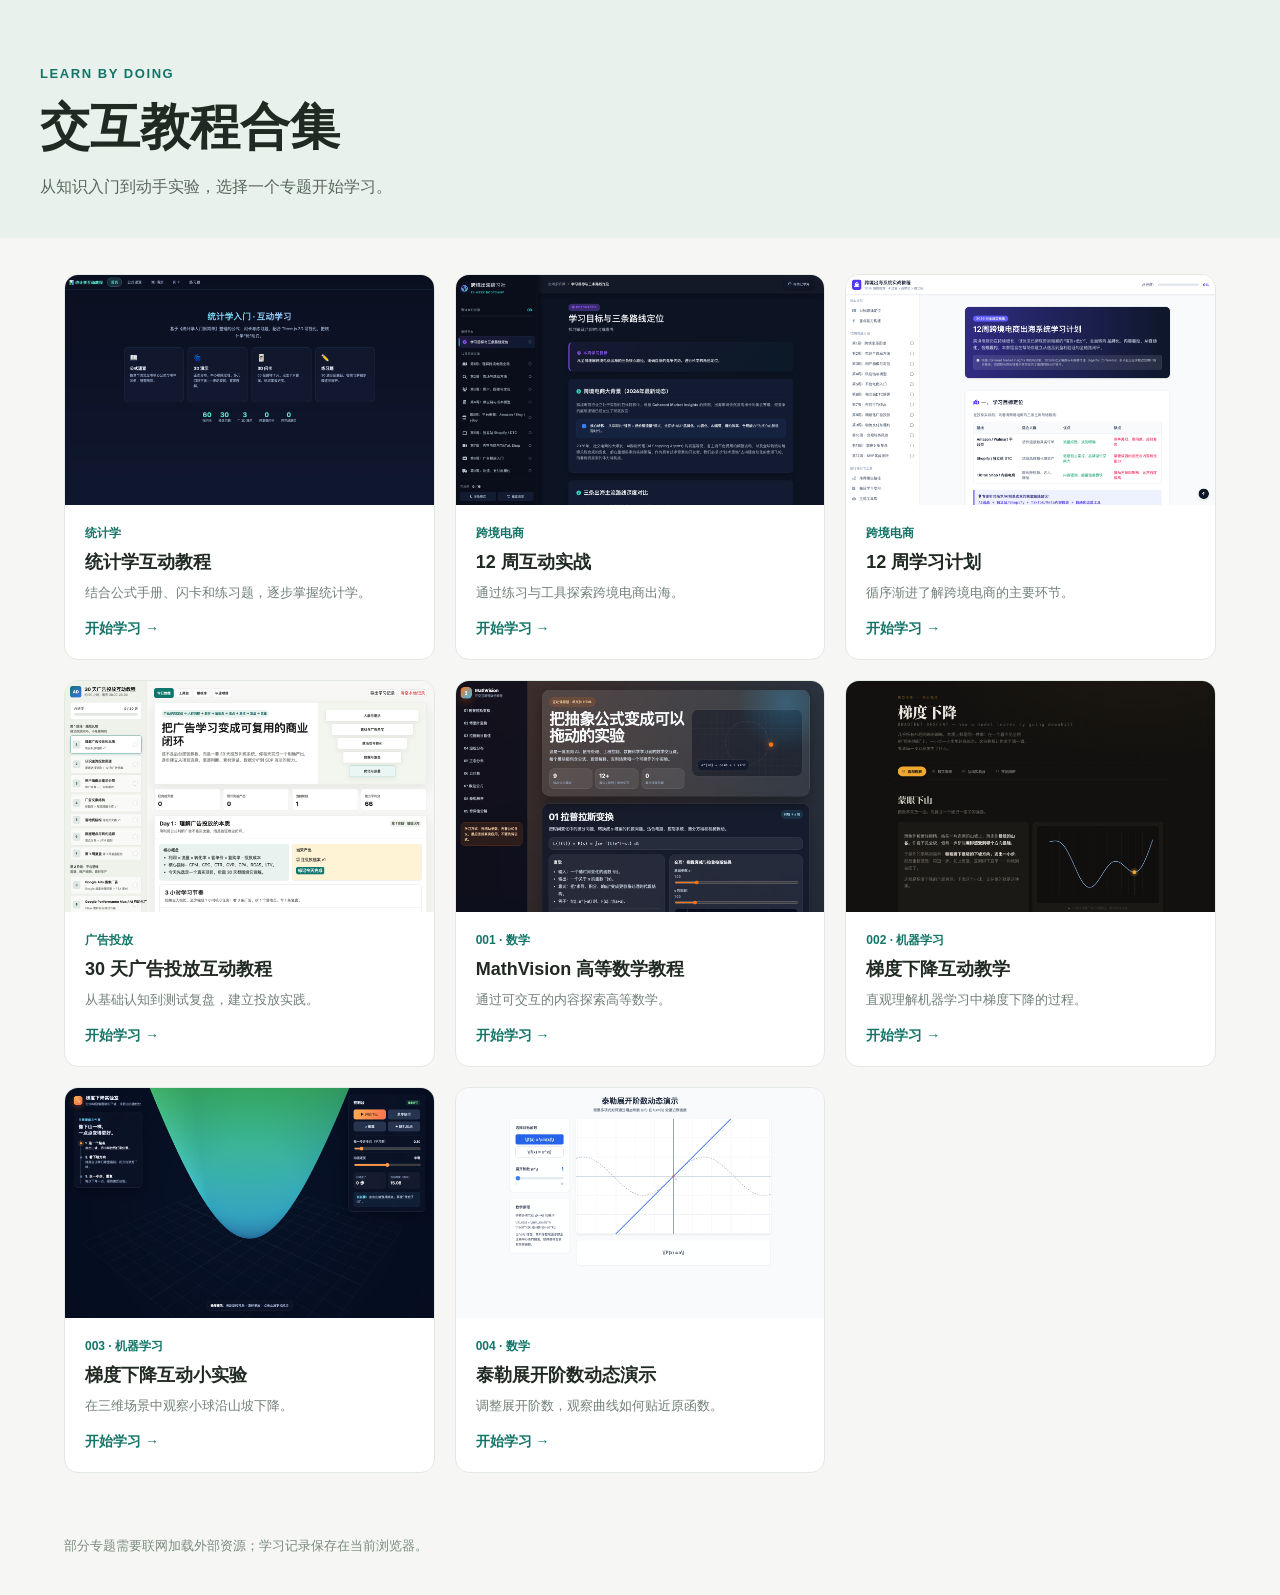
<file: index.html>
<!doctype html>
<html lang="zh-CN">
<head>
<meta charset="utf-8"><meta name="viewport" content="width=device-width, initial-scale=1">
<title>交互教程合集</title>
<style>
*{box-sizing:border-box}body{margin:0;background:#f6f7f4;color:#202922;font-family:-apple-system,BlinkMacSystemFont,"PingFang SC","Microsoft YaHei",sans-serif}header{padding:64px 24px 36px;background:#e8f1ec}header>div,main{max-width:1200px;margin:auto}.eyebrow{color:#137568;font-size:13px;letter-spacing:.12em;font-weight:700}h1{font-size:clamp(32px,5vw,50px);margin:12px 0}header p{color:#59695f;line-height:1.8;margin:0}main{padding:36px 24px 64px}.grid{display:grid;grid-template-columns:repeat(auto-fit,minmax(min(100%,280px),1fr));gap:20px}.card{display:flex;flex-direction:column;background:white;border:1px solid #e2e8e2;border-radius:14px;overflow:hidden;text-decoration:none;color:inherit;transition:transform .18s,box-shadow .18s}.card:hover,.card:focus-visible{transform:translateY(-4px);box-shadow:0 12px 28px #183f2b18}.card img{width:100%;aspect-ratio:16/10;object-fit:cover;object-position:top;background:#ecf1ec}.content{padding:18px 20px 21px;flex:1}.tag{color:#137568;font-size:12px;font-weight:700}h2{font-size:18px;line-height:1.4;margin:8px 0}.content p{color:#718077;font-size:13px;line-height:1.6;margin:0}.open{display:block;margin-top:16px;color:#137568;font-weight:700;font-size:14px}footer{max-width:1200px;margin:auto;padding:0 24px 40px;color:#7b8a80;font-size:13px}
</style>
</head>
<body><header><div><span class="eyebrow">LEARN BY DOING</span><h1>交互教程合集</h1><p>从知识入门到动手实验，选择一个专题开始学习。</p></div></header>
<main><div class="grid">
<a class="card" href="统计学/统计学互动教程.html"><img src="截图/统计学.png" alt=""><div class="content"><span class="tag">统计学</span><h2>统计学互动教程</h2><p>结合公式手册、闪卡和练习题，逐步掌握统计学。</p><span class="open">开始学习 →</span></div></a>
<a class="card" href="跨境电商/index.html"><img src="截图/跨境电商实战.png" alt=""><div class="content"><span class="tag">跨境电商</span><h2>12 周互动实战</h2><p>通过练习与工具探索跨境电商出海。</p><span class="open">开始学习 →</span></div></a>
<a class="card" href="跨境电商/gemini-web.html"><img src="截图/跨境电商计划.png" alt=""><div class="content"><span class="tag">跨境电商</span><h2>12 周学习计划</h2><p>循序渐进了解跨境电商的主要环节。</p><span class="open">开始学习 →</span></div></a>
<a class="card" href="广告投放/ad-learning-interactive-tutorial.html"><img src="截图/广告投放.png" alt=""><div class="content"><span class="tag">广告投放</span><h2>30 天广告投放互动教程</h2><p>从基础认知到测试复盘，建立投放实践。</p><span class="open">开始学习 →</span></div></a>
<a class="card" href="001-高等数学/index.html"><img src="截图/001.png" alt=""><div class="content"><span class="tag">001 · 数学</span><h2>MathVision 高等数学教程</h2><p>通过可交互的内容探索高等数学。</p><span class="open">开始学习 →</span></div></a>
<a class="card" href="002-梯度下降教学/index.html"><img src="截图/002.png" alt=""><div class="content"><span class="tag">002 · 机器学习</span><h2>梯度下降互动教学</h2><p>直观理解机器学习中梯度下降的过程。</p><span class="open">开始学习 →</span></div></a>
<a class="card" href="003-梯度下降实验/index.html"><img src="截图/003.png" alt=""><div class="content"><span class="tag">003 · 机器学习</span><h2>梯度下降互动小实验</h2><p>在三维场景中观察小球沿山坡下降。</p><span class="open">开始学习 →</span></div></a>
<a class="card" href="004-泰勒展开/index.html"><img src="截图/004.png" alt=""><div class="content"><span class="tag">004 · 数学</span><h2>泰勒展开阶数动态演示</h2><p>调整展开阶数，观察曲线如何贴近原函数。</p><span class="open">开始学习 →</span></div></a>
</div></main><footer>部分专题需要联网加载外部资源；学习记录保存在当前浏览器。</footer></body></html>
</file>
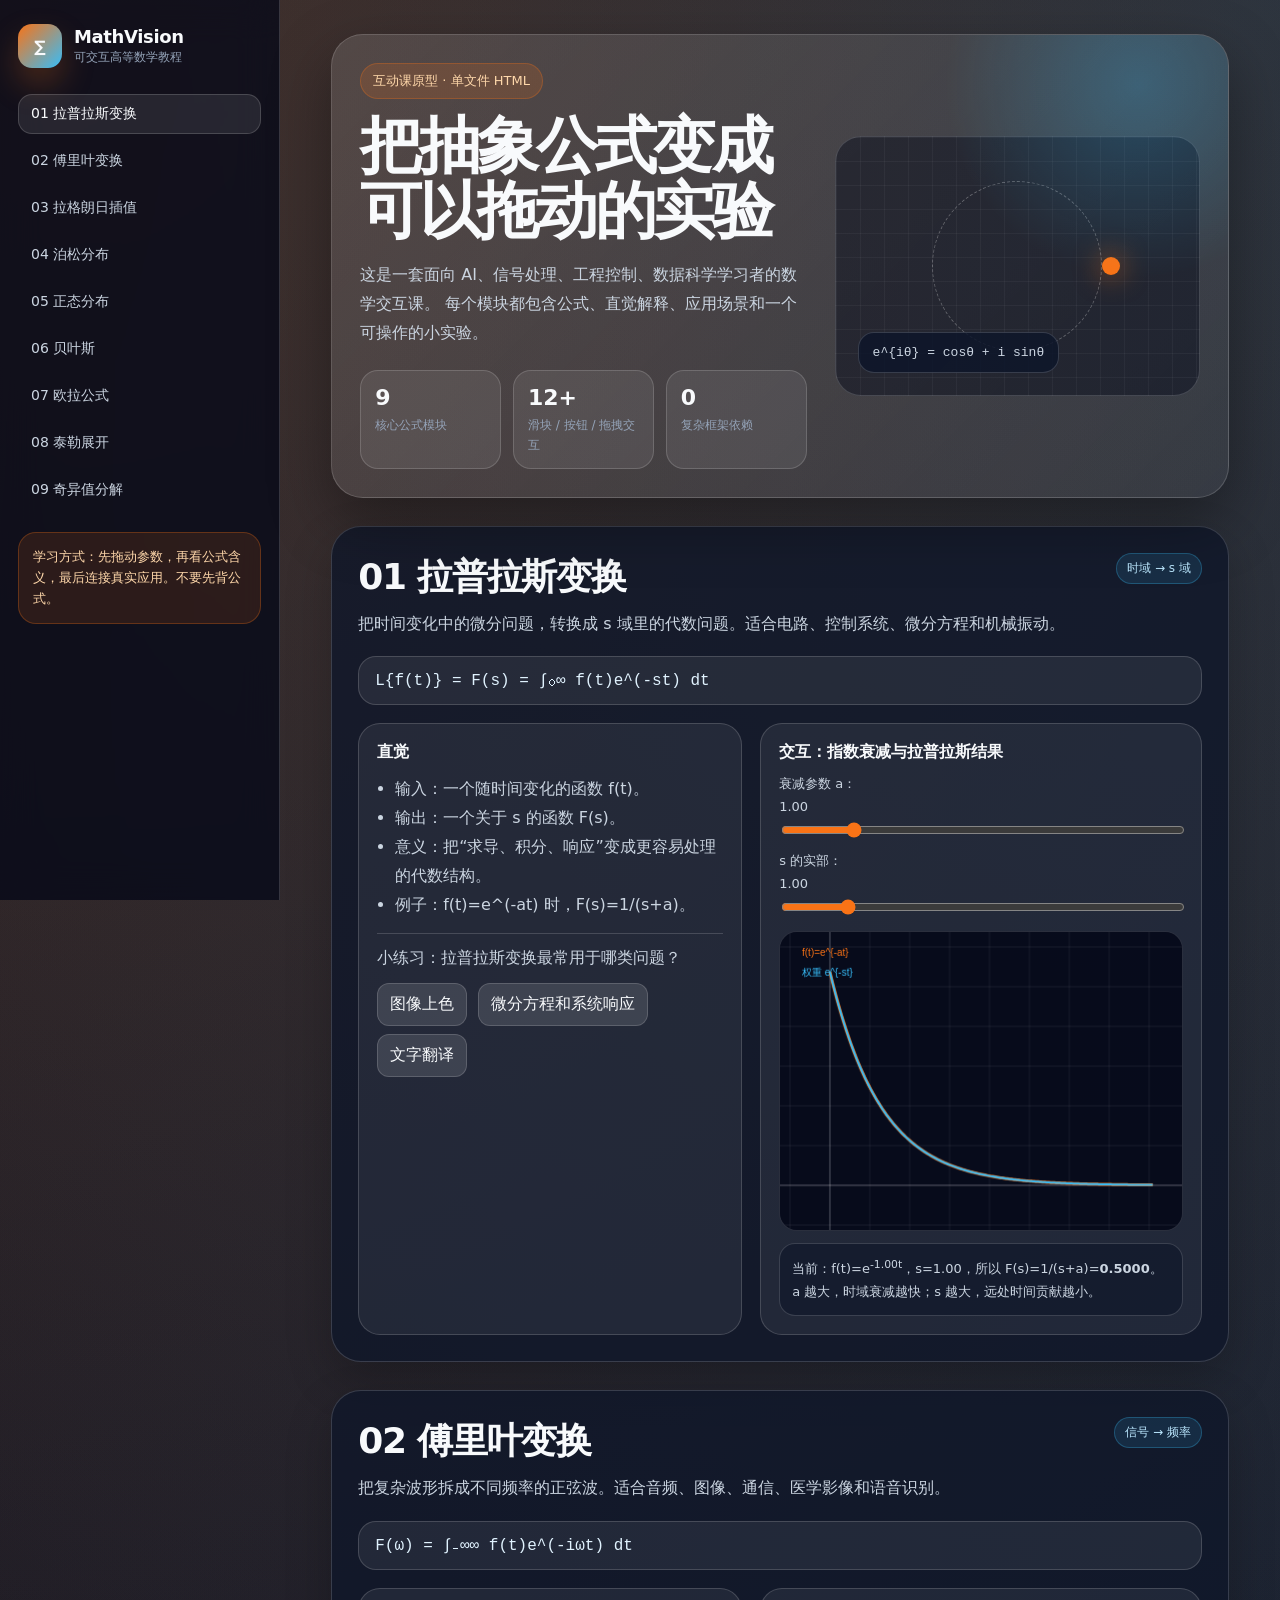
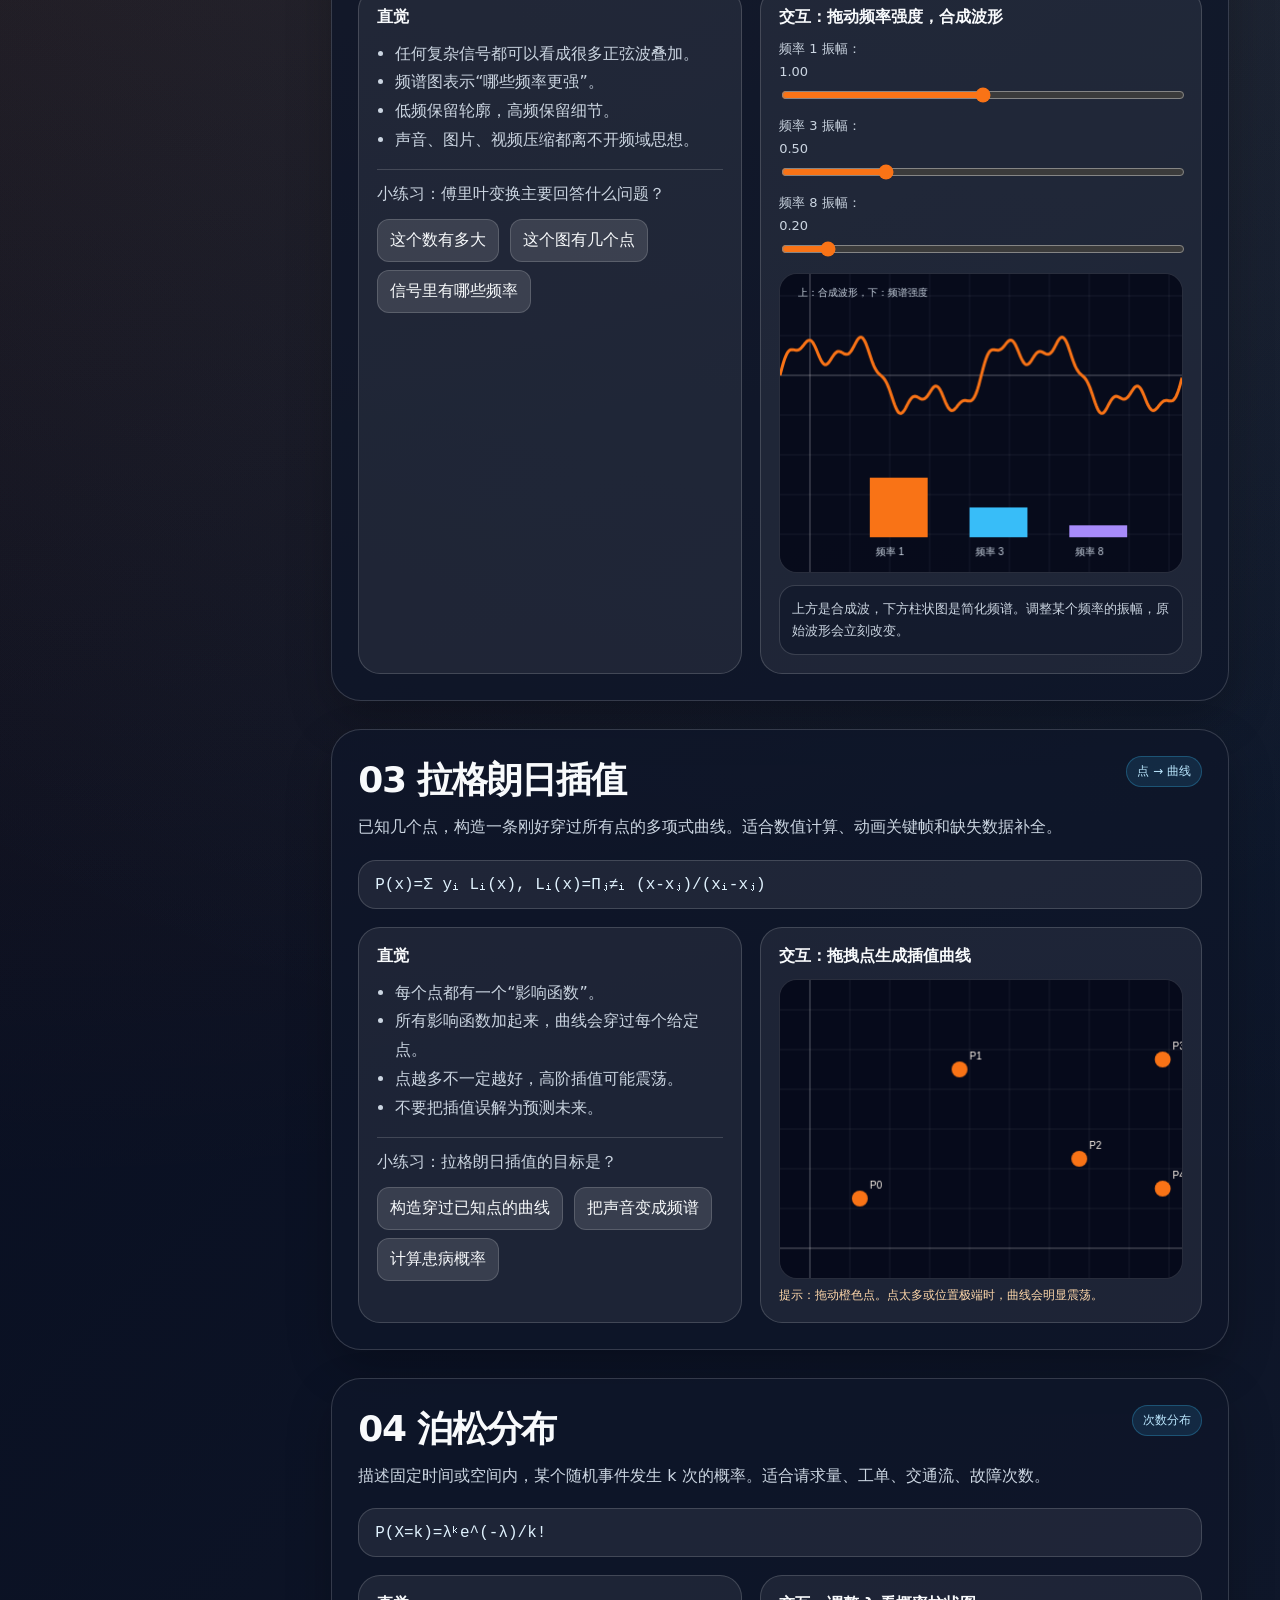
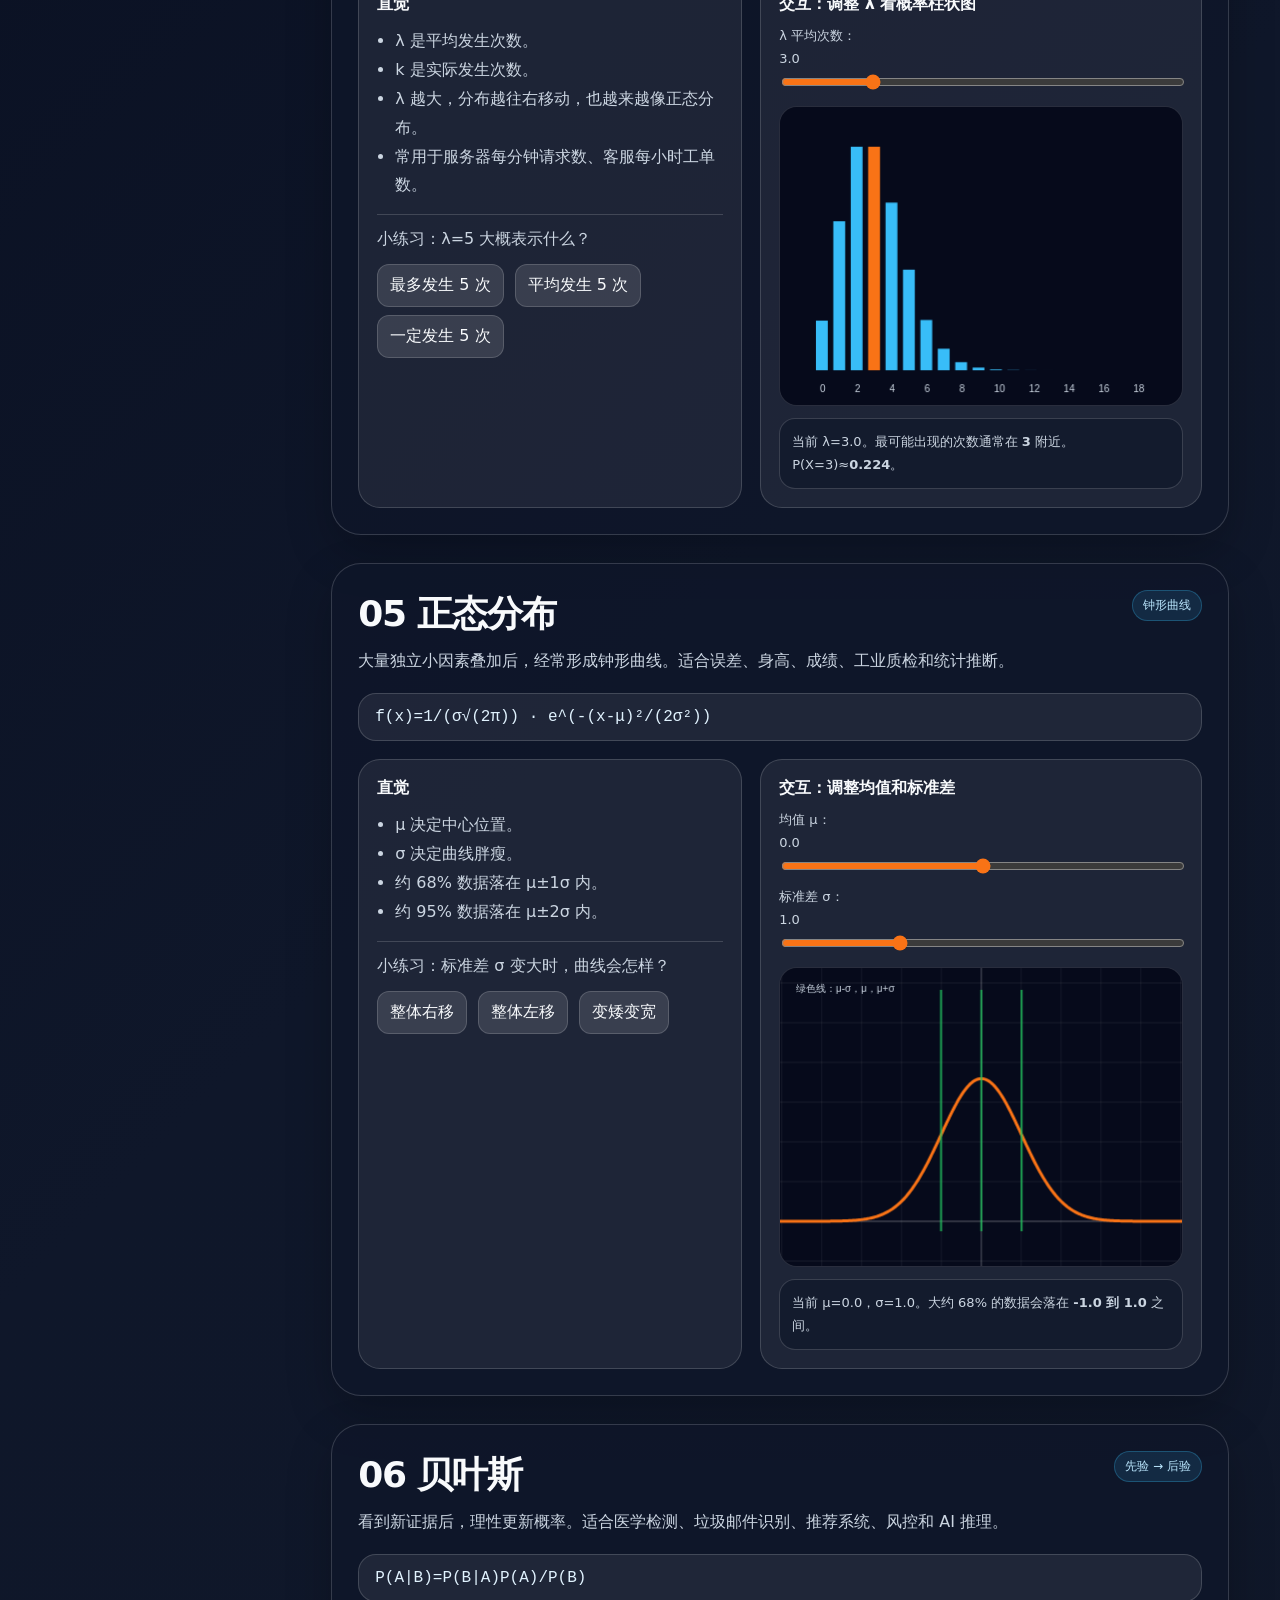
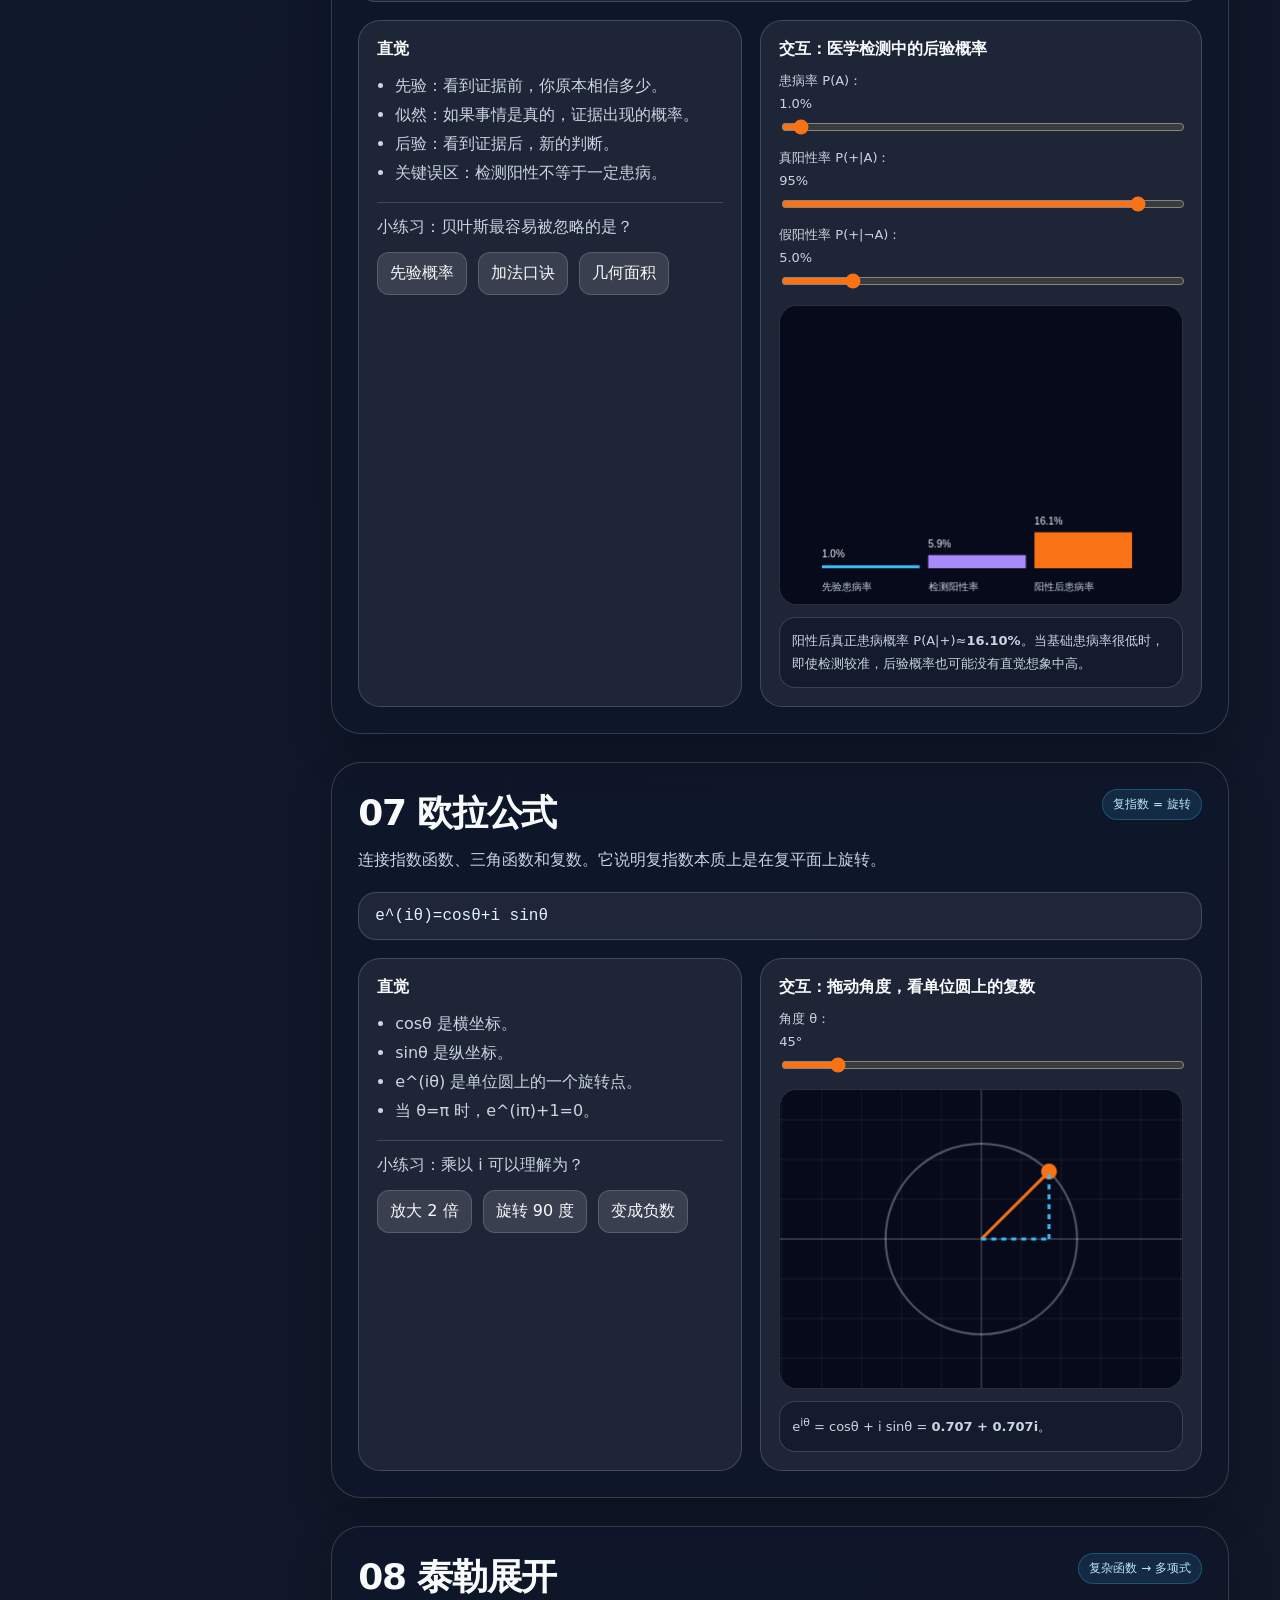
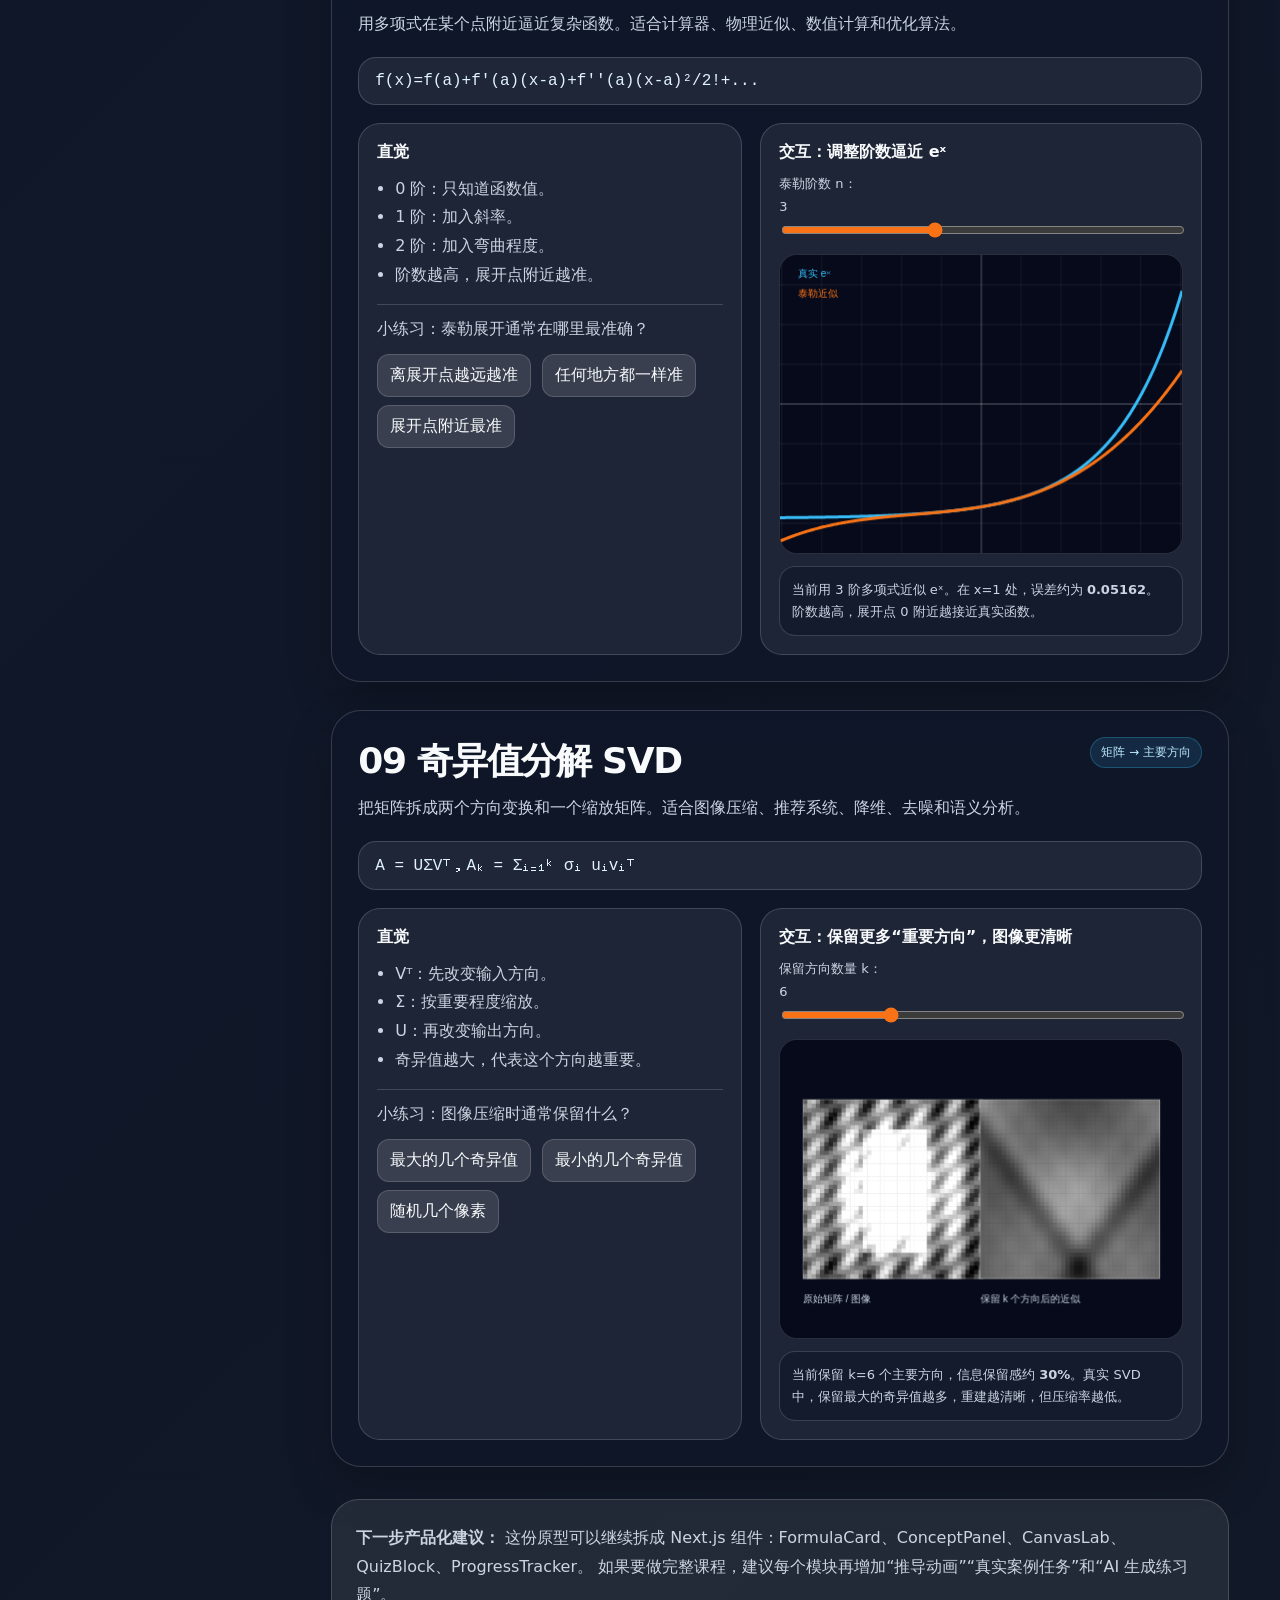
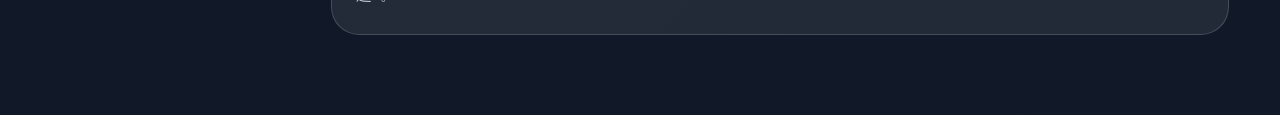
<file: 001-高等数学/index.html>
<!DOCTYPE html>
<html lang="zh-CN">
<head>
  <meta charset="UTF-8" />
  <meta name="viewport" content="width=device-width, initial-scale=1.0" />
  <title>MathVision｜可交互高等数学教程</title>
  <style>
    :root {
      --bg: #0f172a;
      --panel: rgba(15, 23, 42, 0.78);
      --card: rgba(255, 255, 255, 0.08);
      --card2: rgba(255, 255, 255, 0.12);
      --line: rgba(255, 255, 255, 0.16);
      --text: #f8fafc;
      --muted: #cbd5e1;
      --soft: #94a3b8;
      --accent: #f97316;
      --accent2: #38bdf8;
      --accent3: #a78bfa;
      --good: #22c55e;
      --warn: #facc15;
      --danger: #fb7185;
      --shadow: 0 24px 60px rgba(0, 0, 0, 0.35);
      --radius: 22px;
    }

    * { box-sizing: border-box; }
    html { scroll-behavior: smooth; }
    body {
      margin: 0;
      font-family: ui-sans-serif, system-ui, -apple-system, BlinkMacSystemFont, "Segoe UI", "PingFang SC", "Hiragino Sans GB", "Microsoft YaHei", sans-serif;
      color: var(--text);
      background:
        radial-gradient(circle at top left, rgba(249, 115, 22, 0.24), transparent 34%),
        radial-gradient(circle at top right, rgba(56, 189, 248, 0.18), transparent 34%),
        linear-gradient(135deg, #020617, #0f172a 48%, #111827);
      min-height: 100vh;
    }

    a { color: inherit; text-decoration: none; }
    .app {
      display: grid;
      grid-template-columns: 280px 1fr;
      min-height: 100vh;
    }

    aside {
      position: sticky;
      top: 0;
      height: 100vh;
      padding: 24px 18px;
      border-right: 1px solid var(--line);
      background: rgba(2, 6, 23, 0.72);
      backdrop-filter: blur(18px);
      overflow-y: auto;
    }

    .brand {
      display: flex;
      align-items: center;
      gap: 12px;
      margin-bottom: 26px;
    }
    .logo {
      width: 44px;
      height: 44px;
      border-radius: 14px;
      background: linear-gradient(135deg, var(--accent), var(--accent2));
      display: grid;
      place-items: center;
      box-shadow: 0 16px 32px rgba(249, 115, 22, 0.25);
      font-weight: 900;
    }
    .brand h1 {
      font-size: 18px;
      margin: 0;
      letter-spacing: -0.02em;
    }
    .brand p {
      margin: 2px 0 0;
      color: var(--soft);
      font-size: 12px;
    }

    nav {
      display: flex;
      flex-direction: column;
      gap: 7px;
    }

    nav a {
      padding: 10px 12px;
      border-radius: 14px;
      color: var(--muted);
      font-size: 14px;
      border: 1px solid transparent;
      transition: all 0.2s ease;
    }
    nav a:hover, nav a.active {
      color: var(--text);
      background: rgba(255, 255, 255, 0.09);
      border-color: var(--line);
    }

    .side-note {
      margin-top: 22px;
      padding: 14px;
      border-radius: 18px;
      background: rgba(249, 115, 22, 0.12);
      border: 1px solid rgba(249, 115, 22, 0.28);
      color: #fed7aa;
      font-size: 13px;
      line-height: 1.6;
    }

    main {
      padding: 34px clamp(18px, 4vw, 56px) 80px;
      max-width: 1320px;
      width: 100%;
      margin: 0 auto;
    }

    .hero {
      min-height: 340px;
      display: grid;
      grid-template-columns: 1.1fr 0.9fr;
      gap: 28px;
      align-items: center;
      padding: 28px;
      border: 1px solid var(--line);
      background: linear-gradient(135deg, rgba(255, 255, 255, 0.12), rgba(255, 255, 255, 0.05));
      border-radius: 32px;
      box-shadow: var(--shadow);
      overflow: hidden;
      position: relative;
    }
    .hero::after {
      content: "";
      position: absolute;
      width: 420px;
      height: 420px;
      border-radius: 50%;
      right: -120px;
      top: -160px;
      background: radial-gradient(circle, rgba(56, 189, 248, 0.25), transparent 65%);
      pointer-events: none;
    }

    .pill {
      display: inline-flex;
      align-items: center;
      gap: 8px;
      padding: 8px 12px;
      border-radius: 999px;
      background: rgba(249, 115, 22, 0.16);
      color: #fed7aa;
      border: 1px solid rgba(249, 115, 22, 0.28);
      font-size: 13px;
      margin-bottom: 14px;
    }

    h2 {
      font-size: clamp(30px, 5vw, 62px);
      line-height: 1.05;
      margin: 0 0 18px;
      letter-spacing: -0.055em;
    }
    .hero p {
      color: var(--muted);
      line-height: 1.8;
      font-size: 16px;
      margin: 0 0 22px;
      max-width: 700px;
    }

    .hero-grid {
      display: grid;
      grid-template-columns: repeat(3, 1fr);
      gap: 12px;
      margin-top: 22px;
    }
    .mini {
      padding: 14px;
      border-radius: 18px;
      background: rgba(255,255,255,0.08);
      border: 1px solid var(--line);
    }
    .mini strong {
      display: block;
      font-size: 22px;
      margin-bottom: 4px;
    }
    .mini span {
      color: var(--soft);
      font-size: 12px;
    }

    .hero-canvas {
      position: relative;
      min-height: 260px;
      border-radius: 26px;
      border: 1px solid var(--line);
      background:
        linear-gradient(rgba(255,255,255,0.04) 1px, transparent 1px),
        linear-gradient(90deg, rgba(255,255,255,0.04) 1px, transparent 1px),
        rgba(2, 6, 23, 0.42);
      background-size: 24px 24px;
      overflow: hidden;
    }

    .orbit {
      position: absolute;
      width: 170px;
      height: 170px;
      border: 1px dashed rgba(255,255,255,0.28);
      border-radius: 50%;
      left: 50%;
      top: 50%;
      transform: translate(-50%, -50%);
    }
    .dot {
      position: absolute;
      width: 18px;
      height: 18px;
      border-radius: 50%;
      background: var(--accent);
      left: calc(50% + 85px);
      top: calc(50% - 9px);
      transform-origin: calc(-85px + 9px) 9px;
      animation: spin 7s linear infinite;
      box-shadow: 0 0 28px rgba(249,115,22,.8);
    }
    @keyframes spin {
      from { transform: rotate(0deg); }
      to { transform: rotate(360deg); }
    }

    .formula-float {
      position: absolute;
      left: 22px;
      bottom: 22px;
      padding: 12px 14px;
      border-radius: 16px;
      background: rgba(15,23,42,.86);
      border: 1px solid var(--line);
      color: var(--muted);
      font-family: ui-monospace, SFMono-Regular, Menlo, Monaco, Consolas, monospace;
      font-size: 13px;
    }

    section.module {
      margin-top: 28px;
      padding: 26px;
      border-radius: 30px;
      background: var(--panel);
      border: 1px solid var(--line);
      box-shadow: 0 18px 46px rgba(0,0,0,0.22);
    }

    .module-head {
      display: flex;
      align-items: flex-start;
      justify-content: space-between;
      gap: 18px;
      margin-bottom: 18px;
    }
    .module h3 {
      margin: 0 0 8px;
      font-size: clamp(24px, 3vw, 36px);
      letter-spacing: -0.035em;
    }
    .tag {
      display: inline-flex;
      padding: 6px 10px;
      border-radius: 999px;
      color: #bae6fd;
      background: rgba(56,189,248,0.12);
      border: 1px solid rgba(56,189,248,0.28);
      font-size: 12px;
      white-space: nowrap;
    }

    .desc {
      color: var(--muted);
      line-height: 1.8;
      margin: 0;
      max-width: 860px;
    }

    .formula {
      margin: 18px 0;
      padding: 14px 16px;
      border-radius: 18px;
      background: rgba(255,255,255,0.07);
      border: 1px solid var(--line);
      font-family: ui-monospace, SFMono-Regular, Menlo, Monaco, Consolas, monospace;
      color: #e0f2fe;
      overflow-x: auto;
    }

    .lesson-grid {
      display: grid;
      grid-template-columns: 1fr 1.15fr;
      gap: 18px;
      align-items: stretch;
    }

    .explain, .interactive {
      border-radius: 22px;
      background: rgba(255,255,255,0.065);
      border: 1px solid var(--line);
      padding: 18px;
    }

    .explain h4, .interactive h4 {
      margin: 0 0 12px;
      font-size: 16px;
    }

    .explain ul {
      padding-left: 18px;
      margin: 10px 0 0;
      color: var(--muted);
      line-height: 1.8;
    }

    .controls {
      display: grid;
      gap: 12px;
      margin-bottom: 14px;
    }

    label.ctrl {
      display: grid;
      gap: 6px;
      color: var(--muted);
      font-size: 13px;
    }
    .row {
      display: flex;
      align-items: center;
      gap: 10px;
      justify-content: space-between;
    }

    input[type="range"] {
      width: 100%;
      accent-color: var(--accent);
    }

    select, button {
      appearance: none;
      border: 1px solid var(--line);
      background: rgba(255,255,255,0.1);
      color: var(--text);
      border-radius: 12px;
      padding: 10px 12px;
      font: inherit;
    }
    button {
      cursor: pointer;
      background: linear-gradient(135deg, rgba(249,115,22,.9), rgba(251,146,60,.8));
      border: 0;
      font-weight: 700;
    }

    canvas {
      width: 100%;
      height: 300px;
      display: block;
      border-radius: 18px;
      background: rgba(2,6,23,0.55);
      border: 1px solid rgba(255,255,255,0.11);
    }

    .output {
      margin-top: 12px;
      padding: 12px;
      border-radius: 16px;
      background: rgba(15,23,42,0.64);
      border: 1px solid var(--line);
      color: var(--muted);
      font-size: 13px;
      line-height: 1.7;
    }

    .kpi {
      display: grid;
      grid-template-columns: repeat(3, 1fr);
      gap: 10px;
      margin-top: 12px;
    }
    .kpi div {
      padding: 12px;
      border-radius: 16px;
      background: rgba(255,255,255,0.08);
      border: 1px solid var(--line);
    }
    .kpi strong {
      display: block;
      font-size: 19px;
      color: var(--text);
    }
    .kpi span {
      font-size: 12px;
      color: var(--soft);
    }

    .drag-hint {
      color: #fed7aa;
      font-size: 12px;
      margin-top: 8px;
    }

    .quiz {
      margin-top: 14px;
      border-top: 1px solid var(--line);
      padding-top: 14px;
    }
    .quiz p {
      color: var(--muted);
      margin: 0 0 10px;
    }

    .quiz button {
      margin: 4px 6px 4px 0;
      background: rgba(255,255,255,0.12);
      border: 1px solid var(--line);
      font-weight: 500;
    }
    .quiz button.correct {
      background: rgba(34,197,94,.22);
      border-color: rgba(34,197,94,.45);
    }
    .quiz button.wrong {
      background: rgba(251,113,133,.22);
      border-color: rgba(251,113,133,.45);
    }

    .footer {
      margin-top: 32px;
      padding: 24px;
      border-radius: 28px;
      background: rgba(255,255,255,0.08);
      border: 1px solid var(--line);
      color: var(--muted);
      line-height: 1.8;
    }

    @media (max-width: 980px) {
      .app { grid-template-columns: 1fr; }
      aside {
        position: relative;
        height: auto;
      }
      nav {
        display: grid;
        grid-template-columns: repeat(2, 1fr);
      }
      .hero, .lesson-grid {
        grid-template-columns: 1fr;
      }
    }

    @media (max-width: 620px) {
      main { padding: 18px 12px 50px; }
      .hero, section.module { padding: 18px; border-radius: 24px; }
      nav { grid-template-columns: 1fr; }
      .hero-grid, .kpi { grid-template-columns: 1fr; }
      .module-head { flex-direction: column; }
    }
  </style>
</head>
<body>
  <div class="app">
    <aside>
      <div class="brand">
        <div class="logo">∑</div>
        <div>
          <h1>MathVision</h1>
          <p>可交互高等数学教程</p>
        </div>
      </div>
      <nav id="nav">
        <a href="#laplace">01 拉普拉斯变换</a>
        <a href="#fourier">02 傅里叶变换</a>
        <a href="#lagrange">03 拉格朗日插值</a>
        <a href="#poisson">04 泊松分布</a>
        <a href="#normal">05 正态分布</a>
        <a href="#bayes">06 贝叶斯</a>
        <a href="#euler">07 欧拉公式</a>
        <a href="#taylor">08 泰勒展开</a>
        <a href="#svd">09 奇异值分解</a>
      </nav>
      <div class="side-note">
        学习方式：先拖动参数，再看公式含义，最后连接真实应用。不要先背公式。
      </div>
    </aside>

    <main>
      <div class="hero">
        <div>
          <div class="pill">互动课原型 · 单文件 HTML</div>
          <h2>把抽象公式变成可以拖动的实验</h2>
          <p>
            这是一套面向 AI、信号处理、工程控制、数据科学学习者的数学交互课。
            每个模块都包含公式、直觉解释、应用场景和一个可操作的小实验。
          </p>
          <div class="hero-grid">
            <div class="mini"><strong>9</strong><span>核心公式模块</span></div>
            <div class="mini"><strong>12+</strong><span>滑块 / 按钮 / 拖拽交互</span></div>
            <div class="mini"><strong>0</strong><span>复杂框架依赖</span></div>
          </div>
        </div>
        <div class="hero-canvas">
          <div class="orbit"></div>
          <div class="dot"></div>
          <div class="formula-float">e^{iθ} = cosθ + i sinθ</div>
        </div>
      </div>

      <section class="module" id="laplace">
        <div class="module-head">
          <div>
            <h3>01 拉普拉斯变换</h3>
            <p class="desc">把时间变化中的微分问题，转换成 s 域里的代数问题。适合电路、控制系统、微分方程和机械振动。</p>
          </div>
          <span class="tag">时域 → s 域</span>
        </div>
        <div class="formula">L{f(t)} = F(s) = ∫₀∞ f(t)e^(-st) dt</div>
        <div class="lesson-grid">
          <div class="explain">
            <h4>直觉</h4>
            <ul>
              <li>输入：一个随时间变化的函数 f(t)。</li>
              <li>输出：一个关于 s 的函数 F(s)。</li>
              <li>意义：把“求导、积分、响应”变成更容易处理的代数结构。</li>
              <li>例子：f(t)=e^(-at) 时，F(s)=1/(s+a)。</li>
            </ul>
            <div class="quiz" data-answer="b">
              <p>小练习：拉普拉斯变换最常用于哪类问题？</p>
              <button data-choice="a">图像上色</button>
              <button data-choice="b">微分方程和系统响应</button>
              <button data-choice="c">文字翻译</button>
            </div>
          </div>
          <div class="interactive">
            <h4>交互：指数衰减与拉普拉斯结果</h4>
            <div class="controls">
              <label class="ctrl">衰减参数 a：<span id="laplaceAVal">1.00</span><input id="laplaceA" type="range" min="0.2" max="5" step="0.05" value="1"></label>
              <label class="ctrl">s 的实部：<span id="laplaceSVal">1.00</span><input id="laplaceS" type="range" min="0.1" max="6" step="0.05" value="1"></label>
            </div>
            <canvas id="laplaceCanvas"></canvas>
            <div class="output" id="laplaceOut"></div>
          </div>
        </div>
      </section>

      <section class="module" id="fourier">
        <div class="module-head">
          <div>
            <h3>02 傅里叶变换</h3>
            <p class="desc">把复杂波形拆成不同频率的正弦波。适合音频、图像、通信、医学影像和语音识别。</p>
          </div>
          <span class="tag">信号 → 频率</span>
        </div>
        <div class="formula">F(ω) = ∫₋∞∞ f(t)e^(-iωt) dt</div>
        <div class="lesson-grid">
          <div class="explain">
            <h4>直觉</h4>
            <ul>
              <li>任何复杂信号都可以看成很多正弦波叠加。</li>
              <li>频谱图表示“哪些频率更强”。</li>
              <li>低频保留轮廓，高频保留细节。</li>
              <li>声音、图片、视频压缩都离不开频域思想。</li>
            </ul>
            <div class="quiz" data-answer="c">
              <p>小练习：傅里叶变换主要回答什么问题？</p>
              <button data-choice="a">这个数有多大</button>
              <button data-choice="b">这个图有几个点</button>
              <button data-choice="c">信号里有哪些频率</button>
            </div>
          </div>
          <div class="interactive">
            <h4>交互：拖动频率强度，合成波形</h4>
            <div class="controls">
              <label class="ctrl">频率 1 振幅：<span id="fAmp1Val">1.00</span><input id="fAmp1" type="range" min="0" max="2" step="0.05" value="1"></label>
              <label class="ctrl">频率 3 振幅：<span id="fAmp3Val">0.50</span><input id="fAmp3" type="range" min="0" max="2" step="0.05" value="0.5"></label>
              <label class="ctrl">频率 8 振幅：<span id="fAmp8Val">0.20</span><input id="fAmp8" type="range" min="0" max="2" step="0.05" value="0.2"></label>
            </div>
            <canvas id="fourierCanvas"></canvas>
            <div class="output">上方是合成波，下方柱状图是简化频谱。调整某个频率的振幅，原始波形会立刻改变。</div>
          </div>
        </div>
      </section>

      <section class="module" id="lagrange">
        <div class="module-head">
          <div>
            <h3>03 拉格朗日插值</h3>
            <p class="desc">已知几个点，构造一条刚好穿过所有点的多项式曲线。适合数值计算、动画关键帧和缺失数据补全。</p>
          </div>
          <span class="tag">点 → 曲线</span>
        </div>
        <div class="formula">P(x)=Σ yᵢ Lᵢ(x),  Lᵢ(x)=Πⱼ≠ᵢ (x-xⱼ)/(xᵢ-xⱼ)</div>
        <div class="lesson-grid">
          <div class="explain">
            <h4>直觉</h4>
            <ul>
              <li>每个点都有一个“影响函数”。</li>
              <li>所有影响函数加起来，曲线会穿过每个给定点。</li>
              <li>点越多不一定越好，高阶插值可能震荡。</li>
              <li>不要把插值误解为预测未来。</li>
            </ul>
            <div class="quiz" data-answer="a">
              <p>小练习：拉格朗日插值的目标是？</p>
              <button data-choice="a">构造穿过已知点的曲线</button>
              <button data-choice="b">把声音变成频谱</button>
              <button data-choice="c">计算患病概率</button>
            </div>
          </div>
          <div class="interactive">
            <h4>交互：拖拽点生成插值曲线</h4>
            <canvas id="lagrangeCanvas"></canvas>
            <div class="drag-hint">提示：拖动橙色点。点太多或位置极端时，曲线会明显震荡。</div>
          </div>
        </div>
      </section>

      <section class="module" id="poisson">
        <div class="module-head">
          <div>
            <h3>04 泊松分布</h3>
            <p class="desc">描述固定时间或空间内，某个随机事件发生 k 次的概率。适合请求量、工单、交通流、故障次数。</p>
          </div>
          <span class="tag">次数分布</span>
        </div>
        <div class="formula">P(X=k)=λᵏe^(-λ)/k!</div>
        <div class="lesson-grid">
          <div class="explain">
            <h4>直觉</h4>
            <ul>
              <li>λ 是平均发生次数。</li>
              <li>k 是实际发生次数。</li>
              <li>λ 越大，分布越往右移动，也越来越像正态分布。</li>
              <li>常用于服务器每分钟请求数、客服每小时工单数。</li>
            </ul>
            <div class="quiz" data-answer="b">
              <p>小练习：λ=5 大概表示什么？</p>
              <button data-choice="a">最多发生 5 次</button>
              <button data-choice="b">平均发生 5 次</button>
              <button data-choice="c">一定发生 5 次</button>
            </div>
          </div>
          <div class="interactive">
            <h4>交互：调整 λ 看概率柱状图</h4>
            <div class="controls">
              <label class="ctrl">λ 平均次数：<span id="poisLambdaVal">3.0</span><input id="poisLambda" type="range" min="0.5" max="12" step="0.1" value="3"></label>
            </div>
            <canvas id="poissonCanvas"></canvas>
            <div class="output" id="poissonOut"></div>
          </div>
        </div>
      </section>

      <section class="module" id="normal">
        <div class="module-head">
          <div>
            <h3>05 正态分布</h3>
            <p class="desc">大量独立小因素叠加后，经常形成钟形曲线。适合误差、身高、成绩、工业质检和统计推断。</p>
          </div>
          <span class="tag">钟形曲线</span>
        </div>
        <div class="formula">f(x)=1/(σ√(2π)) · e^(-(x-μ)²/(2σ²))</div>
        <div class="lesson-grid">
          <div class="explain">
            <h4>直觉</h4>
            <ul>
              <li>μ 决定中心位置。</li>
              <li>σ 决定曲线胖瘦。</li>
              <li>约 68% 数据落在 μ±1σ 内。</li>
              <li>约 95% 数据落在 μ±2σ 内。</li>
            </ul>
            <div class="quiz" data-answer="c">
              <p>小练习：标准差 σ 变大时，曲线会怎样？</p>
              <button data-choice="a">整体右移</button>
              <button data-choice="b">整体左移</button>
              <button data-choice="c">变矮变宽</button>
            </div>
          </div>
          <div class="interactive">
            <h4>交互：调整均值和标准差</h4>
            <div class="controls">
              <label class="ctrl">均值 μ：<span id="normalMuVal">0.0</span><input id="normalMu" type="range" min="-3" max="3" step="0.1" value="0"></label>
              <label class="ctrl">标准差 σ：<span id="normalSigmaVal">1.0</span><input id="normalSigma" type="range" min="0.4" max="2.5" step="0.1" value="1"></label>
            </div>
            <canvas id="normalCanvas"></canvas>
            <div class="output" id="normalOut"></div>
          </div>
        </div>
      </section>

      <section class="module" id="bayes">
        <div class="module-head">
          <div>
            <h3>06 贝叶斯</h3>
            <p class="desc">看到新证据后，理性更新概率。适合医学检测、垃圾邮件识别、推荐系统、风控和 AI 推理。</p>
          </div>
          <span class="tag">先验 → 后验</span>
        </div>
        <div class="formula">P(A|B)=P(B|A)P(A)/P(B)</div>
        <div class="lesson-grid">
          <div class="explain">
            <h4>直觉</h4>
            <ul>
              <li>先验：看到证据前，你原本相信多少。</li>
              <li>似然：如果事情是真的，证据出现的概率。</li>
              <li>后验：看到证据后，新的判断。</li>
              <li>关键误区：检测阳性不等于一定患病。</li>
            </ul>
            <div class="quiz" data-answer="a">
              <p>小练习：贝叶斯最容易被忽略的是？</p>
              <button data-choice="a">先验概率</button>
              <button data-choice="b">加法口诀</button>
              <button data-choice="c">几何面积</button>
            </div>
          </div>
          <div class="interactive">
            <h4>交互：医学检测中的后验概率</h4>
            <div class="controls">
              <label class="ctrl">患病率 P(A)：<span id="bayesPriorVal">1%</span><input id="bayesPrior" type="range" min="0.1" max="30" step="0.1" value="1"></label>
              <label class="ctrl">真阳性率 P(+|A)：<span id="bayesTPRVal">95%</span><input id="bayesTPR" type="range" min="50" max="100" step="1" value="95"></label>
              <label class="ctrl">假阳性率 P(+|¬A)：<span id="bayesFPRVal">5%</span><input id="bayesFPR" type="range" min="0.1" max="30" step="0.1" value="5"></label>
            </div>
            <canvas id="bayesCanvas"></canvas>
            <div class="output" id="bayesOut"></div>
          </div>
        </div>
      </section>

      <section class="module" id="euler">
        <div class="module-head">
          <div>
            <h3>07 欧拉公式</h3>
            <p class="desc">连接指数函数、三角函数和复数。它说明复指数本质上是在复平面上旋转。</p>
          </div>
          <span class="tag">复指数 = 旋转</span>
        </div>
        <div class="formula">e^(iθ)=cosθ+i sinθ</div>
        <div class="lesson-grid">
          <div class="explain">
            <h4>直觉</h4>
            <ul>
              <li>cosθ 是横坐标。</li>
              <li>sinθ 是纵坐标。</li>
              <li>e^(iθ) 是单位圆上的一个旋转点。</li>
              <li>当 θ=π 时，e^(iπ)+1=0。</li>
            </ul>
            <div class="quiz" data-answer="b">
              <p>小练习：乘以 i 可以理解为？</p>
              <button data-choice="a">放大 2 倍</button>
              <button data-choice="b">旋转 90 度</button>
              <button data-choice="c">变成负数</button>
            </div>
          </div>
          <div class="interactive">
            <h4>交互：拖动角度，看单位圆上的复数</h4>
            <div class="controls">
              <label class="ctrl">角度 θ：<span id="eulerThetaVal">45°</span><input id="eulerTheta" type="range" min="0" max="360" step="1" value="45"></label>
            </div>
            <canvas id="eulerCanvas"></canvas>
            <div class="output" id="eulerOut"></div>
          </div>
        </div>
      </section>

      <section class="module" id="taylor">
        <div class="module-head">
          <div>
            <h3>08 泰勒展开</h3>
            <p class="desc">用多项式在某个点附近逼近复杂函数。适合计算器、物理近似、数值计算和优化算法。</p>
          </div>
          <span class="tag">复杂函数 → 多项式</span>
        </div>
        <div class="formula">f(x)=f(a)+f'(a)(x-a)+f''(a)(x-a)²/2!+...</div>
        <div class="lesson-grid">
          <div class="explain">
            <h4>直觉</h4>
            <ul>
              <li>0 阶：只知道函数值。</li>
              <li>1 阶：加入斜率。</li>
              <li>2 阶：加入弯曲程度。</li>
              <li>阶数越高，展开点附近越准。</li>
            </ul>
            <div class="quiz" data-answer="c">
              <p>小练习：泰勒展开通常在哪里最准确？</p>
              <button data-choice="a">离展开点越远越准</button>
              <button data-choice="b">任何地方都一样准</button>
              <button data-choice="c">展开点附近最准</button>
            </div>
          </div>
          <div class="interactive">
            <h4>交互：调整阶数逼近 eˣ</h4>
            <div class="controls">
              <label class="ctrl">泰勒阶数 n：<span id="taylorNVal">3</span><input id="taylorN" type="range" min="0" max="8" step="1" value="3"></label>
            </div>
            <canvas id="taylorCanvas"></canvas>
            <div class="output" id="taylorOut"></div>
          </div>
        </div>
      </section>

      <section class="module" id="svd">
        <div class="module-head">
          <div>
            <h3>09 奇异值分解 SVD</h3>
            <p class="desc">把矩阵拆成两个方向变换和一个缩放矩阵。适合图像压缩、推荐系统、降维、去噪和语义分析。</p>
          </div>
          <span class="tag">矩阵 → 主要方向</span>
        </div>
        <div class="formula">A = UΣVᵀ，Aₖ = Σᵢ₌₁ᵏ σᵢ uᵢvᵢᵀ</div>
        <div class="lesson-grid">
          <div class="explain">
            <h4>直觉</h4>
            <ul>
              <li>Vᵀ：先改变输入方向。</li>
              <li>Σ：按重要程度缩放。</li>
              <li>U：再改变输出方向。</li>
              <li>奇异值越大，代表这个方向越重要。</li>
            </ul>
            <div class="quiz" data-answer="a">
              <p>小练习：图像压缩时通常保留什么？</p>
              <button data-choice="a">最大的几个奇异值</button>
              <button data-choice="b">最小的几个奇异值</button>
              <button data-choice="c">随机几个像素</button>
            </div>
          </div>
          <div class="interactive">
            <h4>交互：保留更多“重要方向”，图像更清晰</h4>
            <div class="controls">
              <label class="ctrl">保留方向数量 k：<span id="svdKVal">6</span><input id="svdK" type="range" min="1" max="20" step="1" value="6"></label>
            </div>
            <canvas id="svdCanvas"></canvas>
            <div class="output" id="svdOut"></div>
          </div>
        </div>
      </section>

      <div class="footer">
        <strong>下一步产品化建议：</strong>
        这份原型可以继续拆成 Next.js 组件：FormulaCard、ConceptPanel、CanvasLab、QuizBlock、ProgressTracker。
        如果要做完整课程，建议每个模块再增加“推导动画”“真实案例任务”和“AI 生成练习题”。
      </div>
    </main>
  </div>

  <script>
    const $ = id => document.getElementById(id);
    const DPR = window.devicePixelRatio || 1;

    function setupCanvas(canvas) {
      const rect = canvas.getBoundingClientRect();
      canvas.width = rect.width * DPR;
      canvas.height = rect.height * DPR;
      const ctx = canvas.getContext('2d');
      ctx.setTransform(DPR, 0, 0, DPR, 0, 0);
      return { ctx, w: rect.width, h: rect.height };
    }

    function clear(ctx, w, h) {
      ctx.clearRect(0, 0, w, h);
      ctx.fillStyle = 'rgba(2,6,23,0.6)';
      ctx.fillRect(0, 0, w, h);
    }

    function grid(ctx, w, h, x0=w/2, y0=h/2, step=40) {
      ctx.strokeStyle = 'rgba(255,255,255,0.07)';
      ctx.lineWidth = 1;
      for (let x = x0 % step; x < w; x += step) {
        ctx.beginPath(); ctx.moveTo(x, 0); ctx.lineTo(x, h); ctx.stroke();
      }
      for (let y = y0 % step; y < h; y += step) {
        ctx.beginPath(); ctx.moveTo(0, y); ctx.lineTo(w, y); ctx.stroke();
      }
      ctx.strokeStyle = 'rgba(255,255,255,0.28)';
      ctx.beginPath(); ctx.moveTo(0, y0); ctx.lineTo(w, y0); ctx.stroke();
      ctx.beginPath(); ctx.moveTo(x0, 0); ctx.lineTo(x0, h); ctx.stroke();
    }

    function drawLine(ctx, points, color='#f97316', width=2) {
      ctx.strokeStyle = color;
      ctx.lineWidth = width;
      ctx.beginPath();
      points.forEach((p, i) => i ? ctx.lineTo(p.x, p.y) : ctx.moveTo(p.x, p.y));
      ctx.stroke();
    }

    function factorial(n) {
      let r = 1;
      for (let i = 2; i <= n; i++) r *= i;
      return r;
    }

    function poisson(k, lambda) {
      return Math.pow(lambda, k) * Math.exp(-lambda) / factorial(k);
    }

    function normalPdf(x, mu, sigma) {
      return Math.exp(-Math.pow(x - mu, 2) / (2 * sigma * sigma)) / (sigma * Math.sqrt(2 * Math.PI));
    }

    function taylorExp(x, n) {
      let sum = 0;
      for (let i = 0; i <= n; i++) sum += Math.pow(x, i) / factorial(i);
      return sum;
    }

    function drawLaplace() {
      const {ctx,w,h} = setupCanvas($('laplaceCanvas'));
      clear(ctx,w,h); grid(ctx,w,h,50,h-45,40);
      const a = parseFloat($('laplaceA').value);
      const s = parseFloat($('laplaceS').value);
      $('laplaceAVal').textContent = a.toFixed(2);
      $('laplaceSVal').textContent = s.toFixed(2);

      let fPoints = [], weightPoints = [];
      for (let i=0; i<=240; i++) {
        const t = i / 38;
        const x = 50 + i * (w-80)/240;
        const y1 = h - 45 - Math.exp(-a*t) * (h-85);
        const y2 = h - 45 - Math.exp(-s*t) * (h-85);
        fPoints.push({x,y:y1});
        weightPoints.push({x,y:y2});
      }
      drawLine(ctx, fPoints, '#f97316', 3);
      drawLine(ctx, weightPoints, '#38bdf8', 2);

      ctx.fillStyle = '#f97316'; ctx.fillText('f(t)=e^{-at}', 22, 24);
      ctx.fillStyle = '#38bdf8'; ctx.fillText('权重 e^{-st}', 22, 44);

      const F = 1 / (s + a);
      $('laplaceOut').innerHTML = `当前：f(t)=e<sup>-${a.toFixed(2)}t</sup>，s=${s.toFixed(2)}，所以 F(s)=1/(s+a)=<strong>${F.toFixed(4)}</strong>。a 越大，时域衰减越快；s 越大，远处时间贡献越小。`;
    }

    function drawFourier() {
      const {ctx,w,h} = setupCanvas($('fourierCanvas'));
      clear(ctx,w,h);
      const a1 = parseFloat($('fAmp1').value);
      const a3 = parseFloat($('fAmp3').value);
      const a8 = parseFloat($('fAmp8').value);
      $('fAmp1Val').textContent = a1.toFixed(2);
      $('fAmp3Val').textContent = a3.toFixed(2);
      $('fAmp8Val').textContent = a8.toFixed(2);

      const mid = h * 0.34;
      grid(ctx,w,h,30,mid,40);
      const points = [];
      const maxAmp = Math.max(1, a1+a3+a8);
      for (let i=0; i<w; i++) {
        const t = i / w * Math.PI * 4;
        const y = a1*Math.sin(t) + a3*Math.sin(3*t) + a8*Math.sin(8*t);
        points.push({x:i,y:mid - y * 52 / maxAmp});
      }
      drawLine(ctx, points, '#f97316', 3);

      const baseY = h - 35;
      const bars = [
        {f:1,a:a1,c:'#f97316'},
        {f:3,a:a3,c:'#38bdf8'},
        {f:8,a:a8,c:'#a78bfa'}
      ];
      bars.forEach((b, idx) => {
        const bw = 58;
        const x = 90 + idx * 100;
        const bh = b.a / 2 * 120;
        ctx.fillStyle = b.c;
        ctx.fillRect(x, baseY-bh, bw, bh);
        ctx.fillStyle = '#cbd5e1';
        ctx.fillText('频率 '+b.f, x+6, baseY+18);
      });
      ctx.fillStyle = '#cbd5e1';
      ctx.fillText('上：合成波形，下：频谱强度', 18, 22);
    }

    const lagrangeState = {
      points: [
        {x:80,y:220}, {x:180,y:90}, {x:300,y:180}, {x:420,y:80}, {x:560,y:210}
      ],
      drag: null
    };

    function lagrangeValue(x, pts) {
      let y = 0;
      for (let i=0; i<pts.length; i++) {
        let li = 1;
        for (let j=0; j<pts.length; j++) {
          if (i !== j) li *= (x - pts[j].x) / (pts[i].x - pts[j].x);
        }
        y += pts[i].y * li;
      }
      return y;
    }

    function drawLagrange() {
      const canvas = $('lagrangeCanvas');
      const {ctx,w,h} = setupCanvas(canvas);
      if (!canvas._init) {
        canvas._init = true;
        function getPos(e) {
          const rect = canvas.getBoundingClientRect();
          const touch = e.touches ? e.touches[0] : e;
          return {x: touch.clientX - rect.left, y: touch.clientY - rect.top};
        }
        canvas.addEventListener('mousedown', e => {
          const p = getPos(e);
          lagrangeState.drag = lagrangeState.points.findIndex(pt => Math.hypot(pt.x-p.x, pt.y-p.y)<15);
        });
        canvas.addEventListener('mousemove', e => {
          if (lagrangeState.drag !== null && lagrangeState.drag >= 0) {
            const p = getPos(e);
            lagrangeState.points[lagrangeState.drag] = {x: Math.max(20,Math.min(w-20,p.x)), y: Math.max(20,Math.min(h-20,p.y))};
            drawLagrange();
          }
        });
        window.addEventListener('mouseup', () => lagrangeState.drag = null);
        canvas.addEventListener('touchstart', e => {
          const p = getPos(e);
          lagrangeState.drag = lagrangeState.points.findIndex(pt => Math.hypot(pt.x-p.x, pt.y-p.y)<20);
        }, {passive:true});
        canvas.addEventListener('touchmove', e => {
          if (lagrangeState.drag !== null && lagrangeState.drag >= 0) {
            const p = getPos(e);
            lagrangeState.points[lagrangeState.drag] = {x: Math.max(20,Math.min(w-20,p.x)), y: Math.max(20,Math.min(h-20,p.y))};
            drawLagrange();
          }
        }, {passive:true});
        canvas.addEventListener('touchend', () => lagrangeState.drag = null);
      }

      clear(ctx,w,h); grid(ctx,w,h,30,h-30,40);
      const pts = lagrangeState.points.map(p => ({x: Math.min(p.x, w-20), y:p.y}));
      const curve = [];
      for (let x=20; x<w-20; x+=2) {
        const y = lagrangeValue(x, pts);
        if (Number.isFinite(y) && y > -500 && y < h+500) curve.push({x,y});
      }
      drawLine(ctx, curve, '#38bdf8', 3);
      pts.forEach((p,i) => {
        ctx.fillStyle = '#f97316';
        ctx.beginPath(); ctx.arc(p.x,p.y,8,0,Math.PI*2); ctx.fill();
        ctx.fillStyle = '#fff7ed';
        ctx.fillText('P'+i, p.x+10, p.y-10);
      });
    }

    function drawPoisson() {
      const {ctx,w,h} = setupCanvas($('poissonCanvas'));
      clear(ctx,w,h);
      const lambda = parseFloat($('poisLambda').value);
      $('poisLambdaVal').textContent = lambda.toFixed(1);

      const maxK = 18;
      const probs = [];
      for (let k=0; k<=maxK; k++) probs.push(poisson(k, lambda));
      const maxP = Math.max(...probs);
      const margin = 36;
      const bw = (w - margin*2) / (maxK+1) * 0.68;
      probs.forEach((p,k) => {
        const x = margin + k * ((w - margin*2)/(maxK+1));
        const bh = p / maxP * (h-75);
        ctx.fillStyle = k === Math.round(lambda) ? '#f97316' : '#38bdf8';
        ctx.fillRect(x, h-35-bh, bw, bh);
        ctx.fillStyle = '#cbd5e1';
        if (k % 2 === 0) ctx.fillText(k, x+4, h-13);
      });
      const mode = Math.floor(lambda);
      $('poissonOut').innerHTML = `当前 λ=${lambda.toFixed(1)}。最可能出现的次数通常在 <strong>${mode}</strong> 附近。P(X=${mode})≈<strong>${poisson(mode,lambda).toFixed(3)}</strong>。`;
    }

    function drawNormal() {
      const {ctx,w,h} = setupCanvas($('normalCanvas'));
      clear(ctx,w,h); grid(ctx,w,h,w/2,h-45,40);
      const mu = parseFloat($('normalMu').value);
      const sigma = parseFloat($('normalSigma').value);
      $('normalMuVal').textContent = mu.toFixed(1);
      $('normalSigmaVal').textContent = sigma.toFixed(1);

      const points = [];
      for (let i=0; i<w; i++) {
        const xVal = -5 + 10 * i / w;
        const p = normalPdf(xVal, mu, sigma);
        const y = h - 45 - p * 360;
        points.push({x:i,y});
      }
      drawLine(ctx, points, '#f97316', 3);

      function xScreen(v) { return (v + 5) / 10 * w; }
      ctx.strokeStyle = 'rgba(34,197,94,.8)';
      ctx.lineWidth = 2;
      [mu-sigma, mu, mu+sigma].forEach(v => {
        const x = xScreen(v);
        ctx.beginPath(); ctx.moveTo(x, 22); ctx.lineTo(x, h-35); ctx.stroke();
      });
      ctx.fillStyle = '#cbd5e1';
      ctx.fillText('绿色线：μ-σ，μ，μ+σ', 16, 24);
      $('normalOut').innerHTML = `当前 μ=${mu.toFixed(1)}，σ=${sigma.toFixed(1)}。大约 68% 的数据会落在 <strong>${(mu-sigma).toFixed(1)} 到 ${(mu+sigma).toFixed(1)}</strong> 之间。`;
    }

    function drawBayes() {
      const {ctx,w,h} = setupCanvas($('bayesCanvas'));
      clear(ctx,w,h);
      const prior = parseFloat($('bayesPrior').value)/100;
      const tpr = parseFloat($('bayesTPR').value)/100;
      const fpr = parseFloat($('bayesFPR').value)/100;
      $('bayesPriorVal').textContent = (prior*100).toFixed(1)+'%';
      $('bayesTPRVal').textContent = (tpr*100).toFixed(0)+'%';
      $('bayesFPRVal').textContent = (fpr*100).toFixed(1)+'%';

      const positive = tpr*prior + fpr*(1-prior);
      const posterior = tpr*prior / positive;

      const bars = [
        {name:'先验患病率', val:prior, color:'#38bdf8'},
        {name:'检测阳性率', val:positive, color:'#a78bfa'},
        {name:'阳性后患病率', val:posterior, color:'#f97316'}
      ];
      bars.forEach((b,i) => {
        const x = 42 + i*(w-84)/3;
        const bw = (w-110)/3;
        const bh = Math.max(3, b.val * (h-75));
        ctx.fillStyle = b.color;
        ctx.fillRect(x, h-36-bh, bw, bh);
        ctx.fillStyle = '#cbd5e1';
        ctx.fillText(b.name, x, h-14);
        ctx.fillStyle = '#f8fafc';
        ctx.fillText((b.val*100).toFixed(1)+'%', x, h-44-bh);
      });

      $('bayesOut').innerHTML = `阳性后真正患病概率 P(A|+)≈<strong>${(posterior*100).toFixed(2)}%</strong>。当基础患病率很低时，即使检测较准，后验概率也可能没有直觉想象中高。`;
    }

    function drawEuler() {
      const {ctx,w,h} = setupCanvas($('eulerCanvas'));
      clear(ctx,w,h); grid(ctx,w,h,w/2,h/2,40);
      const thetaDeg = parseFloat($('eulerTheta').value);
      const theta = thetaDeg * Math.PI / 180;
      $('eulerThetaVal').textContent = thetaDeg.toFixed(0)+'°';
      const r = Math.min(w,h)*0.32;
      const cx = w/2, cy = h/2;
      const x = cx + r * Math.cos(theta);
      const y = cy - r * Math.sin(theta);

      ctx.strokeStyle = 'rgba(255,255,255,.32)';
      ctx.lineWidth = 2;
      ctx.beginPath(); ctx.arc(cx,cy,r,0,Math.PI*2); ctx.stroke();

      ctx.strokeStyle = '#f97316';
      ctx.lineWidth = 3;
      ctx.beginPath(); ctx.moveTo(cx,cy); ctx.lineTo(x,y); ctx.stroke();

      ctx.fillStyle = '#f97316';
      ctx.beginPath(); ctx.arc(x,y,8,0,Math.PI*2); ctx.fill();

      ctx.strokeStyle = '#38bdf8';
      ctx.setLineDash([5,5]);
      ctx.beginPath(); ctx.moveTo(x,cy); ctx.lineTo(x,y); ctx.stroke();
      ctx.beginPath(); ctx.moveTo(cx,cy); ctx.lineTo(x,cy); ctx.stroke();
      ctx.setLineDash([]);

      const c = Math.cos(theta), s = Math.sin(theta);
      $('eulerOut').innerHTML = `e<sup>iθ</sup> = cosθ + i sinθ = <strong>${c.toFixed(3)} ${s>=0?'+':'-'} ${Math.abs(s).toFixed(3)}i</strong>。`;
    }

    function drawTaylor() {
      const {ctx,w,h} = setupCanvas($('taylorCanvas'));
      clear(ctx,w,h); grid(ctx,w,h,w/2,h/2,40);
      const n = parseInt($('taylorN').value,10);
      $('taylorNVal').textContent = n;
      const truePts = [], approxPts = [];
      const xMin = -3, xMax = 3;
      function sx(x){ return (x-xMin)/(xMax-xMin)*w; }
      function sy(y){ return h - 35 - y/20*(h-70); }
      for (let i=0; i<w; i++) {
        const x = xMin + (xMax-xMin)*i/w;
        const y1 = Math.exp(x);
        const y2 = taylorExp(x,n);
        if (y1 < 22) truePts.push({x:i,y:sy(y1)});
        if (y2 > -10 && y2 < 22) approxPts.push({x:i,y:sy(y2)});
      }
      drawLine(ctx, truePts, '#38bdf8', 3);
      drawLine(ctx, approxPts, '#f97316', 3);
      ctx.fillStyle = '#38bdf8'; ctx.fillText('真实 eˣ', 18, 22);
      ctx.fillStyle = '#f97316'; ctx.fillText('泰勒近似', 18, 42);
      const err = Math.abs(Math.exp(1) - taylorExp(1,n));
      $('taylorOut').innerHTML = `当前用 ${n} 阶多项式近似 eˣ。在 x=1 处，误差约为 <strong>${err.toFixed(5)}</strong>。阶数越高，展开点 0 附近越接近真实函数。`;
    }

    function drawSVD() {
      const {ctx,w,h} = setupCanvas($('svdCanvas'));
      clear(ctx,w,h);
      const k = parseInt($('svdK').value,10);
      $('svdKVal').textContent = k;

      const size = 180;
      const leftX = w*0.28 - size/2;
      const rightX = w*0.72 - size/2;
      const y0 = h/2 - size/2;

      function sourceVal(x,y) {
        const cx = x - 0.5, cy = y - 0.5;
        const face = Math.exp(-8*(cx*cx+cy*cy));
        const stripe = 0.25*Math.sin(32*x) + 0.18*Math.sin(46*(x+y));
        const edge = (Math.abs(cx)<0.18 && Math.abs(cy)<0.35) ? 0.35 : 0;
        return Math.max(0, Math.min(1, 0.35 + face + stripe + edge));
      }

      function approxVal(x,y,k) {
        let v = 0.35;
        for (let i=1; i<=k; i++) {
          const amp = 1 / Math.pow(i, 0.9);
          v += amp * 0.12 * Math.sin((i*1.6+1)*Math.PI*x + i*0.4) * Math.cos((i*1.1+1)*Math.PI*y);
        }
        const cx = x - 0.5, cy = y - 0.5;
        v += Math.min(k/20,1) * Math.exp(-8*(cx*cx+cy*cy))*0.6;
        return Math.max(0, Math.min(1, v));
      }

      function drawImage(x0, func, label) {
        const n = 42;
        const cell = size/n;
        for (let i=0;i<n;i++) {
          for (let j=0;j<n;j++) {
            const v = func(i/n,j/n);
            const c = Math.floor(v*255);
            ctx.fillStyle = `rgb(${c},${c},${c})`;
            ctx.fillRect(x0+i*cell, y0+j*cell, cell+0.5, cell+0.5);
          }
        }
        ctx.strokeStyle = 'rgba(255,255,255,.28)';
        ctx.strokeRect(x0,y0,size,size);
        ctx.fillStyle = '#cbd5e1';
        ctx.fillText(label, x0, y0+size+24);
      }

      drawImage(leftX, sourceVal, '原始矩阵 / 图像');
      drawImage(rightX, (x,y)=>approxVal(x,y,k), '保留 k 个方向后的近似');

      const rate = Math.round(k/20*100);
      $('svdOut').innerHTML = `当前保留 k=${k} 个主要方向，信息保留感约 <strong>${rate}%</strong>。真实 SVD 中，保留最大的奇异值越多，重建越清晰，但压缩率越低。`;
    }

    function initQuizzes() {
      document.querySelectorAll('.quiz').forEach(q => {
        const answer = q.dataset.answer;
        q.querySelectorAll('button').forEach(btn => {
          btn.addEventListener('click', () => {
            q.querySelectorAll('button').forEach(b => b.classList.remove('correct','wrong'));
            if (btn.dataset.choice === answer) btn.classList.add('correct');
            else btn.classList.add('wrong');
          });
        });
      });
    }

    function bindInputs() {
      [
        'laplaceA','laplaceS','fAmp1','fAmp3','fAmp8','poisLambda',
        'normalMu','normalSigma','bayesPrior','bayesTPR','bayesFPR',
        'eulerTheta','taylorN','svdK'
      ].forEach(id => $(id).addEventListener('input', drawAll));
    }

    function drawAll() {
      drawLaplace();
      drawFourier();
      drawLagrange();
      drawPoisson();
      drawNormal();
      drawBayes();
      drawEuler();
      drawTaylor();
      drawSVD();
    }

    function navSpy() {
      const sections = [...document.querySelectorAll('section.module')];
      const links = [...document.querySelectorAll('nav a')];
      window.addEventListener('scroll', () => {
        let current = sections[0].id;
        sections.forEach(sec => {
          if (sec.getBoundingClientRect().top < 160) current = sec.id;
        });
        links.forEach(a => a.classList.toggle('active', a.getAttribute('href') === '#' + current));
      });
    }

    window.addEventListener('resize', drawAll);
    initQuizzes();
    bindInputs();
    navSpy();
    drawAll();
  </script>
</body>
</html>
</file>
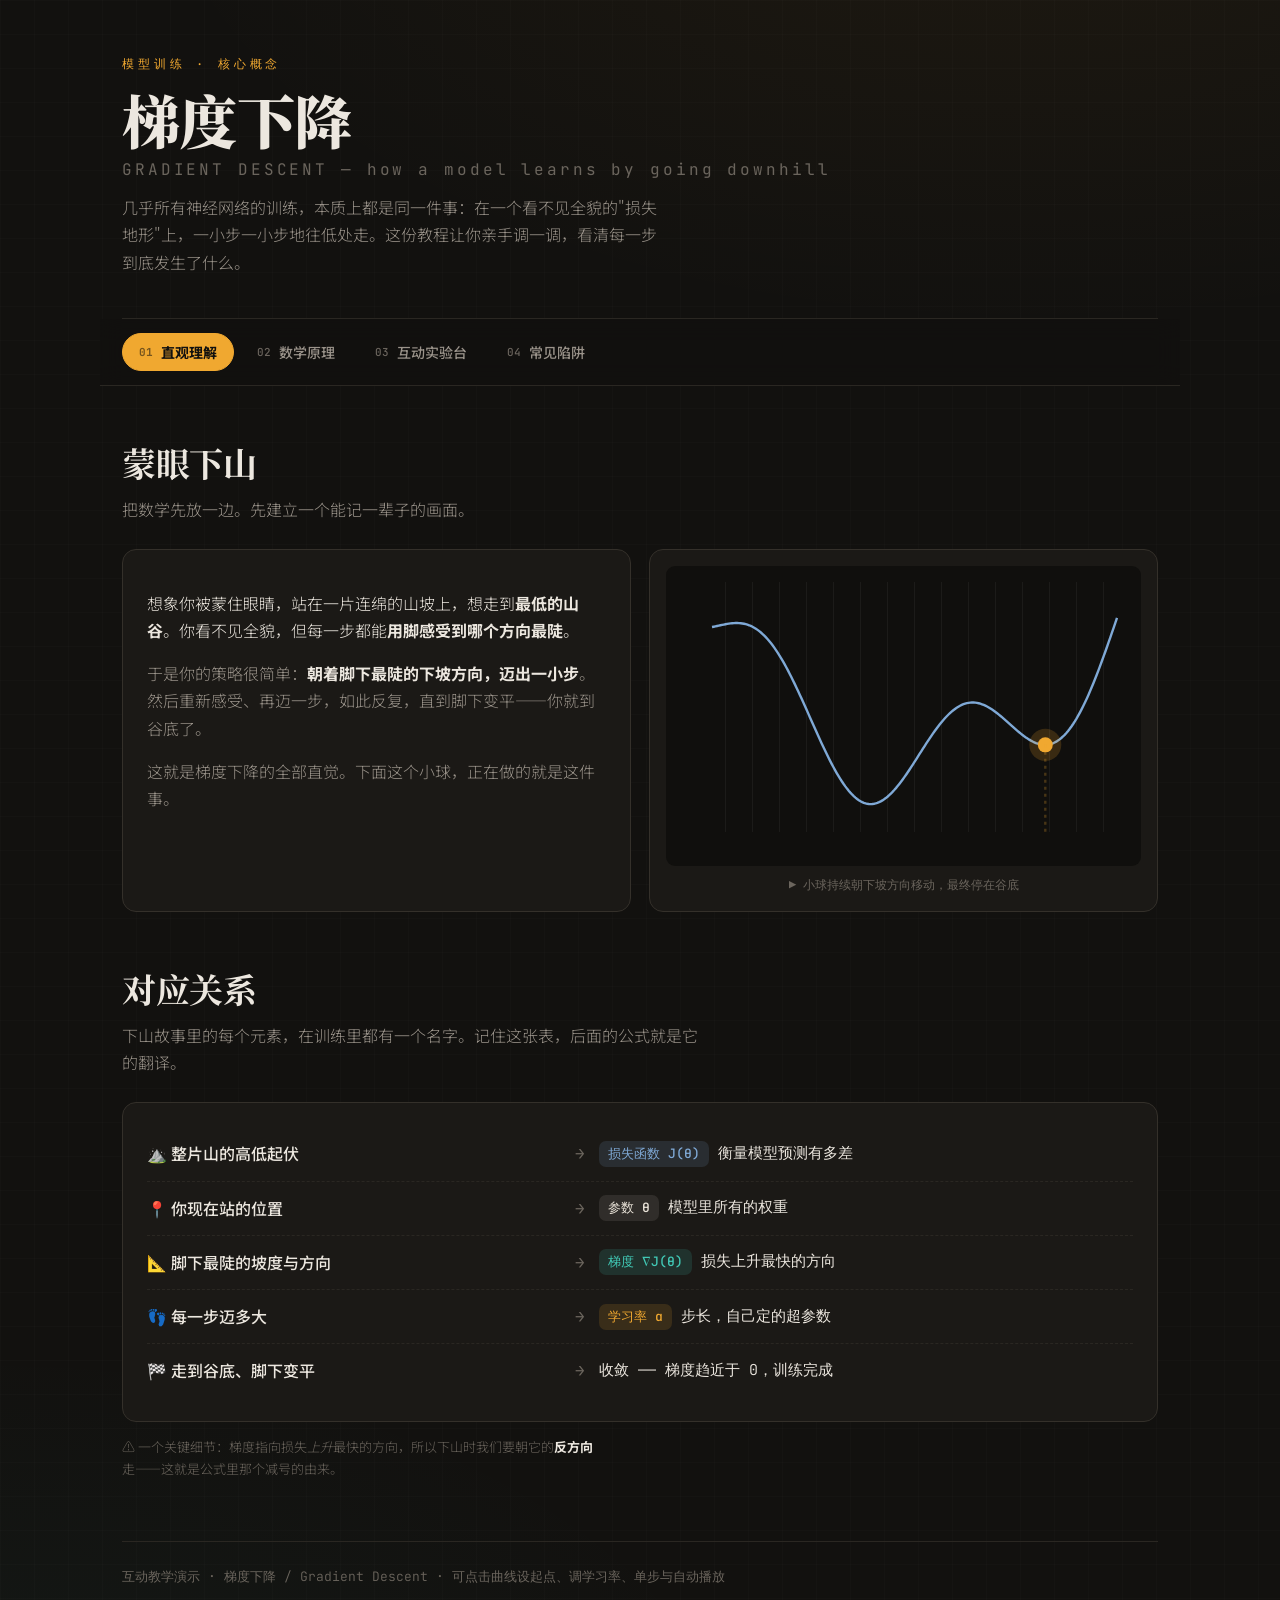
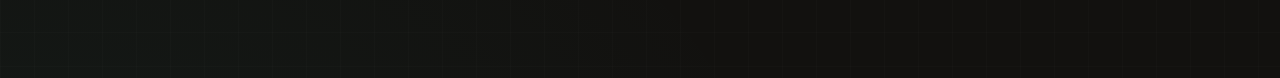
<file: 002-梯度下降教学/index.html>
<!DOCTYPE html>
<html lang="zh-CN">
<head>
<meta charset="UTF-8">
<meta name="viewport" content="width=device-width, initial-scale=1.0">
<title>梯度下降 · 互动教学</title>
<link rel="preconnect" href="https://fonts.googleapis.com">
<link rel="preconnect" href="https://fonts.gstatic.com" crossorigin>
<link href="https://fonts.googleapis.com/css2?family=Noto+Serif+SC:wght@500;700;900&family=Noto+Sans+SC:wght@300;400;500;700&family=JetBrains+Mono:wght@400;500;700&display=swap" rel="stylesheet">
<style>
  :root{
    --bg:#12110f;
    --surface:#1b1916;
    --surface-2:#232019;
    --border:#34302a;
    --border-soft:#2a2722;
    --text:#ece7df;
    --muted:#9a938a;
    --faint:#6b655d;
    --param:#e9e3d8;     /* θ 参数 */
    --lr:#f0a830;        /* α 学习率 / 路径 */
    --grad:#41c9b6;      /* ∇J 梯度 */
    --loss:#7fa9d6;      /* 损失曲线 */
    --warn:#e8674e;      /* 发散 */
    --ok:#82bd6f;        /* 收敛 */
    --r:14px;
  }
  *{box-sizing:border-box;}
  html,body{margin:0;padding:0;}
  body{
    background:var(--bg);
    color:var(--text);
    font-family:"Noto Sans SC",system-ui,sans-serif;
    font-weight:300;
    line-height:1.7;
    -webkit-font-smoothing:antialiased;
    background-image:
      linear-gradient(rgba(255,255,255,.012) 1px,transparent 1px),
      linear-gradient(90deg,rgba(255,255,255,.012) 1px,transparent 1px),
      radial-gradient(900px 500px at 80% -10%,rgba(240,168,48,.06),transparent),
      radial-gradient(800px 500px at 0% 110%,rgba(65,201,182,.05),transparent);
    background-size:34px 34px,34px 34px,100% 100%,100% 100%;
  }
  .wrap{max-width:1080px;margin:0 auto;padding:0 22px 90px;}

  /* header */
  header{padding:54px 0 26px;border-bottom:1px solid var(--border-soft);}
  .eyebrow{font-family:"JetBrains Mono",monospace;font-size:12px;letter-spacing:.32em;color:var(--lr);text-transform:uppercase;margin-bottom:14px;}
  h1{font-family:"Noto Serif SC",serif;font-weight:900;font-size:clamp(34px,6vw,58px);line-height:1.08;margin:0 0 14px;letter-spacing:-.01em;}
  h1 .en{display:block;font-family:"JetBrains Mono",monospace;font-weight:400;font-size:clamp(13px,1.6vw,16px);letter-spacing:.18em;color:var(--faint);margin-top:10px;}
  .lede{color:var(--muted);max-width:60ch;font-size:16px;}

  /* tabs */
  nav.tabs{position:sticky;top:0;z-index:30;display:flex;gap:6px;flex-wrap:wrap;
    margin:0 -22px;padding:14px 22px;background:rgba(18,17,15,.82);backdrop-filter:blur(12px);
    border-bottom:1px solid var(--border-soft);}
  .tab{appearance:none;border:1px solid transparent;background:transparent;color:var(--muted);
    font-family:"Noto Sans SC",sans-serif;font-size:14px;font-weight:500;cursor:pointer;
    padding:8px 16px;border-radius:999px;transition:.18s;display:flex;align-items:center;gap:8px;}
  .tab .n{font-family:"JetBrains Mono",monospace;font-size:11px;color:var(--faint);}
  .tab:hover{color:var(--text);background:var(--surface);}
  .tab.active{color:var(--bg);background:var(--lr);border-color:var(--lr);font-weight:700;}
  .tab.active .n{color:rgba(18,17,15,.55);}

  section.page{display:none;animation:fade .4s ease;}
  section.page.active{display:block;}
  @keyframes fade{from{opacity:0;transform:translateY(8px);}to{opacity:1;transform:none;}}

  h2{font-family:"Noto Serif SC",serif;font-weight:700;font-size:clamp(24px,3.6vw,34px);margin:48px 0 4px;letter-spacing:-.01em;}
  .sub{color:var(--muted);margin:0 0 26px;max-width:64ch;}
  p{max-width:68ch;}
  strong{font-weight:700;color:var(--text);}

  .card{background:var(--surface);border:1px solid var(--border);border-radius:var(--r);padding:24px;}
  .grid2{display:grid;grid-template-columns:1fr 1fr;gap:18px;}
  .grid4{display:grid;grid-template-columns:repeat(4,1fr);gap:14px;}
  @media(max-width:780px){.grid2,.grid4{grid-template-columns:1fr;}}

  /* metaphor mapping */
  .map-row{display:flex;align-items:center;gap:14px;padding:13px 0;border-bottom:1px dashed var(--border-soft);}
  .map-row:last-child{border-bottom:none;}
  .map-real{flex:0 0 42%;font-weight:500;}
  .map-arrow{color:var(--faint);font-family:"JetBrains Mono",monospace;}
  .map-math{font-family:"JetBrains Mono",monospace;font-size:15px;}
  .chip{display:inline-block;padding:2px 9px;border-radius:7px;font-size:13px;font-family:"JetBrains Mono",monospace;font-weight:500;}
  .chip.p{background:rgba(233,227,216,.1);color:var(--param);}
  .chip.l{background:rgba(240,168,48,.14);color:var(--lr);}
  .chip.g{background:rgba(65,201,182,.14);color:var(--grad);}
  .chip.j{background:rgba(127,169,214,.14);color:var(--loss);}

  /* formula */
  .formula{font-family:"JetBrains Mono",monospace;text-align:center;font-size:clamp(26px,5vw,46px);
    padding:38px 16px;line-height:1.5;letter-spacing:.01em;}
  .f-p{color:var(--param);} .f-l{color:var(--lr);} .f-g{color:var(--grad);} .f-op{color:var(--faint);}
  .f-piece{position:relative;cursor:help;transition:.2s;border-radius:6px;padding:2px 4px;}
  .f-piece:hover{background:rgba(255,255,255,.06);}
  .legend{display:grid;grid-template-columns:repeat(2,1fr);gap:14px;margin-top:8px;}
  @media(max-width:680px){.legend{grid-template-columns:1fr;}}
  .leg{display:flex;gap:13px;align-items:flex-start;padding:15px;background:var(--surface-2);border:1px solid var(--border-soft);border-radius:11px;}
  .leg .dot{flex:0 0 12px;height:12px;border-radius:50%;margin-top:7px;}
  .leg b{font-family:"JetBrains Mono",monospace;font-size:16px;}
  .leg small{display:block;color:var(--muted);font-size:13.5px;margin-top:2px;line-height:1.55;}

  /* playground layout */
  .lab{display:grid;grid-template-columns:1fr 320px;gap:18px;align-items:start;}
  @media(max-width:880px){.lab{grid-template-columns:1fr;}}
  .stage{background:var(--surface);border:1px solid var(--border);border-radius:var(--r);padding:16px;}
  .canvas-wrap{position:relative;width:100%;}
  canvas{width:100%;display:block;border-radius:9px;cursor:crosshair;background:#100f0d;}
  .hint{font-size:12px;color:var(--faint);font-family:"JetBrains Mono",monospace;text-align:center;margin-top:9px;}

  .panel{background:var(--surface);border:1px solid var(--border);border-radius:var(--r);padding:20px;}
  .panel h3{font-family:"Noto Sans SC";font-weight:700;font-size:13px;letter-spacing:.14em;text-transform:uppercase;color:var(--muted);margin:0 0 16px;}
  .panel h3:not(:first-child){margin-top:24px;}

  .ctl-label{display:flex;justify-content:space-between;align-items:baseline;font-size:13px;margin-bottom:7px;}
  .ctl-label .v{font-family:"JetBrains Mono",monospace;font-weight:700;}
  .ctl-label .v.lr{color:var(--lr);}
  input[type=range]{-webkit-appearance:none;appearance:none;width:100%;height:5px;border-radius:5px;background:var(--border);outline:none;margin:2px 0 18px;}
  input[type=range]::-webkit-slider-thumb{-webkit-appearance:none;width:18px;height:18px;border-radius:50%;background:var(--lr);cursor:pointer;border:3px solid var(--bg);box-shadow:0 0 0 1px var(--lr);}
  input[type=range]::-moz-range-thumb{width:16px;height:16px;border-radius:50%;background:var(--lr);cursor:pointer;border:3px solid var(--bg);}

  .seg{display:flex;background:var(--surface-2);border:1px solid var(--border-soft);border-radius:9px;padding:3px;margin-bottom:16px;}
  .seg button{flex:1;border:none;background:transparent;color:var(--muted);font-family:"Noto Sans SC";font-weight:500;font-size:13px;padding:7px;border-radius:6px;cursor:pointer;transition:.15s;}
  .seg button.on{background:var(--lr);color:var(--bg);font-weight:700;}

  select{width:100%;background:var(--surface-2);color:var(--text);border:1px solid var(--border);border-radius:9px;padding:10px 12px;font-family:"Noto Sans SC";font-size:14px;margin-bottom:6px;cursor:pointer;}
  .fdesc{font-size:12.5px;color:var(--muted);line-height:1.5;margin:0 0 16px;min-height:34px;}

  .btn-row{display:flex;gap:8px;}
  .btn{flex:1;border:1px solid var(--border);background:var(--surface-2);color:var(--text);font-family:"Noto Sans SC";font-weight:500;font-size:14px;padding:11px;border-radius:9px;cursor:pointer;transition:.15s;}
  .btn:hover{border-color:var(--lr);color:var(--lr);}
  .btn.primary{background:var(--lr);color:var(--bg);border-color:var(--lr);font-weight:700;flex:1.4;}
  .btn.primary:hover{filter:brightness(1.08);color:var(--bg);}

  /* readout */
  .read{display:grid;grid-template-columns:1fr 1fr;gap:1px;background:var(--border-soft);border:1px solid var(--border-soft);border-radius:10px;overflow:hidden;margin-bottom:16px;}
  .read .cell{background:var(--surface-2);padding:11px 13px;}
  .read .k{font-size:11px;color:var(--faint);font-family:"JetBrains Mono",monospace;letter-spacing:.05em;}
  .read .val{font-family:"JetBrains Mono",monospace;font-weight:700;font-size:18px;margin-top:2px;}
  .read .val.lr{color:var(--lr);} .read .val.g{color:var(--grad);} .read .val.j{color:var(--loss);}

  .calc{font-family:"JetBrains Mono",monospace;font-size:13px;background:#100f0d;border:1px solid var(--border-soft);border-radius:10px;padding:14px;line-height:1.85;word-break:break-word;}
  .calc .lbl{color:var(--faint);font-size:11px;display:block;margin-bottom:5px;}
  .status{display:inline-flex;align-items:center;gap:7px;font-size:13px;font-weight:500;padding:5px 11px;border-radius:999px;margin-top:14px;}
  .status .led{width:8px;height:8px;border-radius:50%;}
  .status.running{background:rgba(240,168,48,.12);color:var(--lr);} .status.running .led{background:var(--lr);animation:blink 1s infinite;}
  .status.converged{background:rgba(130,189,111,.14);color:var(--ok);} .status.converged .led{background:var(--ok);}
  .status.diverged{background:rgba(232,103,78,.14);color:var(--warn);} .status.diverged .led{background:var(--warn);}
  @keyframes blink{50%{opacity:.3;}}

  /* pitfalls */
  .pit{display:flex;flex-direction:column;gap:12px;}
  .pit .ico{font-family:"JetBrains Mono",monospace;font-size:13px;font-weight:700;padding:3px 10px;border-radius:7px;align-self:flex-start;}
  .pit.bad .ico{background:rgba(232,103,78,.14);color:var(--warn);}
  .pit.slow .ico{background:rgba(127,169,214,.14);color:var(--loss);}
  .pit.trap .ico{background:rgba(240,168,48,.14);color:var(--lr);}
  .pit.cond .ico{background:rgba(65,201,182,.14);color:var(--grad);}
  .pit h4{font-family:"Noto Serif SC";font-size:19px;margin:0;font-weight:700;}
  .pit p{font-size:14px;color:var(--muted);margin:0;max-width:none;}
  .try{align-self:flex-start;margin-top:4px;border:1px solid var(--border);background:transparent;color:var(--text);font-family:"JetBrains Mono",monospace;font-size:12.5px;padding:8px 14px;border-radius:8px;cursor:pointer;transition:.15s;}
  .try:hover{border-color:var(--lr);color:var(--lr);background:rgba(240,168,48,.06);}

  footer{margin-top:60px;padding-top:24px;border-top:1px solid var(--border-soft);color:var(--faint);font-size:13px;font-family:"JetBrains Mono",monospace;}
</style>
</head>
<body>
<div class="wrap">

  <header>
    <div class="eyebrow">模型训练 · 核心概念</div>
    <h1>梯度下降
      <span class="en">GRADIENT DESCENT — how a model learns by going downhill</span>
    </h1>
    <p class="lede">几乎所有神经网络的训练，本质上都是同一件事：在一个看不见全貌的"损失地形"上，一小步一小步地往低处走。这份教程让你亲手调一调，看清每一步到底发生了什么。</p>
  </header>

  <nav class="tabs" id="tabs">
    <button class="tab active" data-tab="intuition"><span class="n">01</span>直观理解</button>
    <button class="tab" data-tab="math"><span class="n">02</span>数学原理</button>
    <button class="tab" data-tab="lab"><span class="n">03</span>互动实验台</button>
    <button class="tab" data-tab="pitfalls"><span class="n">04</span>常见陷阱</button>
  </nav>

  <!-- ===================== 01 直观理解 ===================== -->
  <section class="page active" data-page="intuition">
    <h2>蒙眼下山</h2>
    <p class="sub">把数学先放一边。先建立一个能记一辈子的画面。</p>

    <div class="grid2">
      <div class="card">
        <p>想象你被蒙住眼睛，站在一片连绵的山坡上，想走到<strong>最低的山谷</strong>。你看不见全貌，但每一步都能<strong>用脚感受到哪个方向最陡</strong>。</p>
        <p style="color:var(--muted)">于是你的策略很简单：<strong style="color:var(--text)">朝着脚下最陡的下坡方向，迈出一小步</strong>。然后重新感受、再迈一步，如此反复，直到脚下变平——你就到谷底了。</p>
        <p style="color:var(--muted);margin-bottom:0">这就是梯度下降的全部直觉。下面这个小球，正在做的就是这件事。</p>
      </div>
      <div class="stage">
        <div class="canvas-wrap"><canvas id="cv-intuition" height="300"></canvas></div>
        <div class="hint">▶ 小球持续朝下坡方向移动，最终停在谷底</div>
      </div>
    </div>

    <h2>对应关系</h2>
    <p class="sub">下山故事里的每个元素，在训练里都有一个名字。记住这张表，后面的公式就是它的翻译。</p>
    <div class="card">
      <div class="map-row"><div class="map-real">⛰️ 整片山的高低起伏</div><div class="map-arrow">→</div><div class="map-math"><span class="chip j">损失函数 J(θ)</span> 衡量模型预测有多差</div></div>
      <div class="map-row"><div class="map-real">📍 你现在站的位置</div><div class="map-arrow">→</div><div class="map-math"><span class="chip p">参数 θ</span> 模型里所有的权重</div></div>
      <div class="map-row"><div class="map-real">📐 脚下最陡的坡度与方向</div><div class="map-arrow">→</div><div class="map-math"><span class="chip g">梯度 ∇J(θ)</span> 损失上升最快的方向</div></div>
      <div class="map-row"><div class="map-real">👣 每一步迈多大</div><div class="map-arrow">→</div><div class="map-math"><span class="chip l">学习率 α</span> 步长，自己定的超参数</div></div>
      <div class="map-row"><div class="map-real">🏁 走到谷底、脚下变平</div><div class="map-arrow">→</div><div class="map-math">收敛 —— 梯度趋近于 0，训练完成</div></div>
    </div>
    <p style="color:var(--faint);font-size:13px;margin-top:14px">⚠️ 一个关键细节：梯度指向损失<em>上升</em>最快的方向，所以下山时我们要朝它的<strong>反方向</strong>走——这就是公式里那个减号的由来。</p>
  </section>

  <!-- ===================== 02 数学原理 ===================== -->
  <section class="page" data-page="math">
    <h2>一行更新公式</h2>
    <p class="sub">梯度下降的全部数学，浓缩在这一行里。每走一步，就执行一次它。鼠标悬停看每一块的含义。</p>

    <div class="card">
      <div class="formula">
        <span class="f-piece f-p" title="新的参数">θ</span><span class="f-op"> := </span><span class="f-piece f-p" title="当前参数">θ</span><span class="f-op"> − </span><span class="f-piece f-l" title="学习率：步子大小">α</span><span class="f-piece f-g" title="梯度：最陡上坡方向">∇J(θ)</span>
      </div>
      <div class="legend">
        <div class="leg"><div class="dot" style="background:var(--param)"></div><div><b style="color:var(--param)">θ</b>（参数 / theta）<small>模型要学的全部权重。下山时就是你的"坐标"。训练就是不断更新它。</small></div></div>
        <div class="leg"><div class="dot" style="background:var(--grad)"></div><div><b style="color:var(--grad)">∇J(θ)</b>（梯度 / nabla J）<small>损失对每个参数的偏导，指向损失<em>上升</em>最快的方向。坡越陡，它越大。</small></div></div>
        <div class="leg"><div class="dot" style="background:var(--lr)"></div><div><b style="color:var(--lr)">α</b>（学习率 / alpha）<small>步长。太大就冲过头甚至发散，太小就慢得要命。整份教程里最值得你亲手调的旋钮。</small></div></div>
        <div class="leg"><div class="dot" style="background:var(--faint)"></div><div><b style="color:var(--text)">−</b>（减号）<small>因为梯度指向上坡，要下山就得朝反方向走。整个"下降"二字就藏在这个负号里。</small></div></div>
      </div>
    </div>

    <h2>读成一句大白话</h2>
    <div class="card" style="font-size:17px;line-height:1.9">
      <span class="chip p">新位置</span> 等于 <span class="chip p">旧位置</span>，
      减去 <span class="chip l">一小步</span>（学习率）
      乘以 <span class="chip g">当前最陡的上坡方向</span>（梯度）。
      <p style="color:var(--muted);font-size:15px;margin:16px 0 0">坡越陡（梯度大）→ 这一步迈得越远；越接近谷底（梯度趋近 0）→ 步子自动变小，慢慢停下。这套"自动刹车"的机制，正是它优雅的地方。</p>
    </div>

    <h2>动手感受步长</h2>
    <p class="sub">拖动学习率，看同一个起点、同一个梯度下，一步到底走多远。</p>
    <div class="stage">
      <div class="canvas-wrap"><canvas id="cv-step" height="240"></canvas></div>
      <div style="max-width:420px;margin:16px auto 0">
        <div class="ctl-label"><span>学习率 α</span><span class="v lr" id="step-aval">0.30</span></div>
        <input type="range" id="step-alpha" min="0.02" max="1.6" step="0.02" value="0.3">
        <div class="hint" id="step-msg">一步从起点走到新位置 —— 黄色箭头就是 −α·∇J</div>
      </div>
    </div>
  </section>

  <!-- ===================== 03 实验台 ===================== -->
  <section class="page" data-page="lab">
    <h2>互动实验台</h2>
    <p class="sub">这是教学演示的主场。换函数、调学习率、<strong style="color:var(--text)">点击曲线任意位置设置起点</strong>，然后单步或自动播放，盯着右侧的实时数字看每一步如何计算出来。</p>

    <div class="lab">
      <div class="stage">
        <div class="canvas-wrap"><canvas id="cv-lab" height="420"></canvas></div>
        <div class="hint" id="lab-hint">点击图中任意位置 → 设为新起点</div>
        <div style="margin-top:14px;border-top:1px solid var(--border-soft);padding-top:14px">
          <div class="ctl-label" style="margin-bottom:9px"><span style="color:var(--loss)">损失随迭代下降</span><span class="v j" id="lab-curiter" style="font-size:13px">—</span></div>
          <div class="canvas-wrap"><canvas id="cv-loss" height="120"></canvas></div>
        </div>
      </div>

      <div class="panel">
        <h3>地形</h3>
        <div class="seg" id="dim-seg">
          <button data-dim="1d" class="on">一维 (1 参数)</button>
          <button data-dim="2d">二维 (2 参数)</button>
        </div>
        <select id="func-sel"></select>
        <p class="fdesc" id="func-desc"></p>

        <h3>学习率 α</h3>
        <div class="ctl-label"><span>步子大小</span><span class="v lr" id="lab-aval">0.10</span></div>
        <input type="range" id="lab-alpha" min="0.01" max="2.5" step="0.01" value="0.1">

        <div id="start1d-box">
          <h3>起点 θ₀</h3>
          <div class="ctl-label"><span>初始参数</span><span class="v" id="lab-x0val">—</span></div>
          <input type="range" id="lab-x0" min="0" max="100" step="1" value="10">
        </div>

        <h3>运行</h3>
        <div class="btn-row" style="margin-bottom:8px">
          <button class="btn" id="btn-step">单步 →</button>
          <button class="btn primary" id="btn-play">▶ 自动播放</button>
        </div>
        <div class="btn-row">
          <button class="btn" id="btn-reset">↺ 重置</button>
        </div>
      </div>
    </div>

    <div class="panel" style="margin-top:18px">
      <h3 style="margin-top:0">实时读数</h3>
      <div class="read">
        <div class="cell"><div class="k">迭代 step</div><div class="val" id="r-iter">0</div></div>
        <div class="cell"><div class="k">损失 J(θ)</div><div class="val j" id="r-loss">—</div></div>
        <div class="cell"><div class="k">参数 θ</div><div class="val" id="r-theta">—</div></div>
        <div class="cell"><div class="k">梯度 ∇J(θ)</div><div class="val g" id="r-grad">—</div></div>
      </div>
      <h3>这一步是怎么算出来的</h3>
      <div class="calc" id="r-calc">
        <span class="lbl">θ_new = θ − α · ∇J(θ)</span>
        点击「单步」或「自动播放」开始 —
      </div>
      <span class="status running" id="r-status"><span class="led"></span>等待开始</span>
    </div>
  </section>

  <!-- ===================== 04 常见陷阱 ===================== -->
  <section class="page" data-page="pitfalls">
    <h2>四个经典陷阱</h2>
    <p class="sub">理论很美，但实战里梯度下降经常"翻车"。下面每张卡片配一个一键演示——点进去，在实验台里亲眼看它出问题。</p>

    <div class="grid2">
      <div class="card pit bad">
        <span class="ico">α 太大</span>
        <h4>步子迈太大 → 震荡 / 发散</h4>
        <p>学习率过大时，每一步都冲过谷底落到对面更高处，越走越高，损失爆炸。这是新手最常见的"loss 变成 NaN"。</p>
        <button class="try" data-preset="diverge">▶ 演示：α=2.1 的发散</button>
      </div>
      <div class="card pit slow">
        <span class="ico">α 太小</span>
        <h4>步子太碎 → 慢得要命</h4>
        <p>学习率过小虽然稳，但要走成千上万步才到谷底，浪费大量算力和时间。调参就是在"快"和"稳"之间找平衡。</p>
        <button class="try" data-preset="slow">▶ 演示：α=0.02 的龟速</button>
      </div>
      <div class="card pit trap">
        <span class="ico">局部最小</span>
        <h4>掉进小坑 → 错过全局最优</h4>
        <p>地形崎岖时，小球会卡在离起点最近的小谷底，以为到家了，其实更深的谷在别处。换个起点结果可能完全不同。</p>
        <button class="try" data-preset="local">▶ 演示：崎岖地形卡住</button>
      </div>
      <div class="card pit cond">
        <span class="ico">病态条件</span>
        <h4>狭长山谷 → 来回横跳</h4>
        <p>当某些方向比其他方向陡得多，路径会沿谷壁反复"之"字形横跳，前进缓慢。这是用 Adam、动量等改进算法的核心动机。</p>
        <button class="try" data-preset="valley">▶ 演示：二维狭长山谷</button>
      </div>
    </div>

    <h2>那么，怎么办？</h2>
    <div class="card">
      <p style="margin-top:0">这些陷阱催生了梯度下降的一整个"家族"。了解原始版本的毛病，才能理解它们为什么存在：</p>
      <div class="map-row"><div class="map-real"><strong>动量 Momentum</strong></div><div class="map-arrow">→</div><div style="color:var(--muted);font-size:14px">累积历史方向，像滚下山的球，能冲过小坑、抑制横跳</div></div>
      <div class="map-row"><div class="map-real"><strong>AdaGrad / RMSProp</strong></div><div class="map-arrow">→</div><div style="color:var(--muted);font-size:14px">给每个参数自适应不同的学习率，缓解病态条件</div></div>
      <div class="map-row"><div class="map-real"><strong>Adam</strong></div><div class="map-arrow">→</div><div style="color:var(--muted);font-size:14px">动量 + 自适应学习率的结合，当今深度学习的默认选择</div></div>
      <div class="map-row" style="border-bottom:none"><div class="map-real"><strong>学习率调度</strong></div><div class="map-arrow">→</div><div style="color:var(--muted);font-size:14px">先大后小：开始快速下山，临近谷底时放慢精修</div></div>
    </div>
  </section>

  <footer>
    互动教学演示 · 梯度下降 / Gradient Descent · 可点击曲线设起点、调学习率、单步与自动播放
  </footer>
</div>

<script>
"use strict";
/* ---------- 工具 ---------- */
const $ = s => document.querySelector(s);
const clamp = (v,a,b)=>Math.max(a,Math.min(b,v));
function fmt(n,d=3){ if(!isFinite(n)) return '∞'; const a=Math.abs(n); if(a>=1e4||(a<1e-3&&a>0)) return n.toExponential(2); return n.toFixed(d); }
function setupCanvas(cv){
  const dpr = Math.min(window.devicePixelRatio||1, 2);
  const rect = cv.getBoundingClientRect();
  const w = rect.width || cv.parentElement.getBoundingClientRect().width;
  cv.width = w*dpr; cv.height = (cv.getAttribute('height')*1)*dpr;
  const ctx = cv.getContext('2d'); ctx.setTransform(dpr,0,0,dpr,0,0);
  return {ctx, W:w, H:cv.getAttribute('height')*1};
}
const COL = {bg:'#100f0d',grid:'rgba(255,255,255,.05)',axis:'#4a463f',curve:'#7fa9d6',
  ball:'#f0a830',grad:'#41c9b6',warn:'#e8674e',ok:'#82bd6f',muted:'#9a938a',path:'#f0a830'};

/* ---------- 函数库 ---------- */
const F1D = {
  bowl:{name:'碗形（凸函数）',desc:'只有一个全局最小值，最理想的情况——无论从哪出发都能到底。',
    f:x=>0.5*x*x, df:x=>x, domain:[-7,7], start:-6},
  doublewell:{name:'双谷（两个局部最小）',desc:'有两个谷底。从哪边出发，就掉进哪一个——可能错过更深的那个。',
    f:x=>0.01*x*x*x*x-0.22*x*x+0.06*x, df:x=>0.04*x*x*x-0.44*x+0.06, domain:[-8,8], start:0.9},
  wiggly:{name:'崎岖（多个局部最小）',desc:'布满小坑。梯度下降极易卡在离起点最近的小坑里出不来。',
    f:x=>0.07*x*x+1.3*Math.cos(1.4*x), df:x=>0.14*x-1.82*Math.sin(1.4*x), domain:[-9,9], start:6.2}
};
const F2D = {
  bowl2:{name:'碗形（二维凸）',desc:'两个参数的理想碗形，路径笔直奔向谷底。',
    f:(x,y)=>0.5*(x*x+y*y), grad:(x,y)=>[x,y], domain:[-5,5], start:[-4.2,3.4]},
  valley:{name:'狭长山谷（病态条件）',desc:'一个方向远比另一个陡，路径会沿谷壁反复横跳，前进缓慢。',
    f:(x,y)=>0.5*(x*x+14*y*y), grad:(x,y)=>[x,14*y], domain:[-5,5], start:[-4.3,1.6]}
};

/* ============================================================
   01 直观理解 — 自动循环的小球
   ============================================================ */
(function(){
  const cv=$('#cv-intuition'); let ctx,W,H;
  const f=x=>0.6+0.9*Math.cos(x*0.9)+0.06*x*x*0.0+0.0; // placeholder replaced below
  // a nice multi-valley but converging shape
  const fn = x => 0.05*x*x + 1.0*Math.sin(x*0.85) + 1.0;
  const dfn= x => 0.10*x + 0.85*Math.cos(x*0.85);
  const dom=[-7.5,7.5];
  let xmin=dom[0],xmax=dom[1],ymin,ymax,x,xdisp,alpha=0.35,t=0;
  function range(){let lo=1e9,hi=-1e9;for(let s=xmin;s<=xmax;s+=0.05){const y=fn(s);lo=Math.min(lo,y);hi=Math.max(hi,y);}const pad=(hi-lo)*0.15;ymin=lo-pad;ymax=hi+pad;}
  function reset(){x=6.6;xdisp=x;}
  function X(v){return 46+(v-xmin)/(xmax-xmin)*(W-70);}
  function Y(v){return H-34-(v-ymin)/(ymax-ymin)*(H-58);}
  function draw(){
    ctx.clearRect(0,0,W,H);
    // grid
    ctx.strokeStyle=COL.grid;ctx.lineWidth=1;
    for(let gx=Math.ceil(xmin);gx<=xmax;gx++){ctx.beginPath();ctx.moveTo(X(gx),16);ctx.lineTo(X(gx),H-34);ctx.stroke();}
    // curve
    ctx.strokeStyle=COL.curve;ctx.lineWidth=2.4;ctx.beginPath();
    for(let i=0;i<=240;i++){const xx=xmin+(xmax-xmin)*i/240;const px=X(xx),py=Y(fn(xx));i?ctx.lineTo(px,py):ctx.moveTo(px,py);}ctx.stroke();
    // ball
    const bx=X(xdisp),by=Y(fn(xdisp));
    ctx.fillStyle='rgba(240,168,48,.18)';ctx.beginPath();ctx.arc(bx,by,16,0,7);ctx.fill();
    ctx.fillStyle=COL.ball;ctx.beginPath();ctx.arc(bx,by,7.5,0,7);ctx.fill();
    // drop shadow line
    ctx.strokeStyle='rgba(240,168,48,.25)';ctx.setLineDash([3,4]);ctx.beginPath();ctx.moveTo(bx,by);ctx.lineTo(bx,H-34);ctx.stroke();ctx.setLineDash([]);
  }
  function step(){
    if(Math.abs(dfn(x))>0.01) x = clamp(x-alpha*dfn(x),xmin,xmax);
    else { t++; if(t>90){ x=(Math.random()<.5?6.6:-6.6); t=0; } }
  }
  let acc=0,last=performance.now();
  function loop(now){
    const dt=now-last;last=now;acc+=dt;
    if(acc>140){step();acc=0;}
    xdisp+=(x-xdisp)*0.18;
    draw();requestAnimationFrame(loop);
  }
  function init(){const s=setupCanvas(cv);ctx=s.ctx;W=s.W;H=s.H;range();}
  window.addEventListener('resize',()=>{const s=setupCanvas(cv);ctx=s.ctx;W=s.W;H=s.H;});
  init();reset();requestAnimationFrame(loop);
})();

/* ============================================================
   02 数学原理 — 步长演示
   ============================================================ */
(function(){
  const cv=$('#cv-step');let ctx,W,H;
  const fn=x=>0.5*x*x, dfn=x=>x;
  const xmin=-6,xmax=6;let ymin,ymax;
  const x0=-4;
  let alpha=0.3;
  function range(){ymin=-1;ymax=fn(xmax)*0.6;}
  function X(v){return 40+(v-xmin)/(xmax-xmin)*(W-60);}
  function Y(v){return H-30-(v-ymin)/(ymax-ymin)*(H-50);}
  function draw(){
    ctx.clearRect(0,0,W,H);
    ctx.strokeStyle=COL.grid;ctx.lineWidth=1;
    for(let gx=Math.ceil(xmin);gx<=xmax;gx++){ctx.beginPath();ctx.moveTo(X(gx),14);ctx.lineTo(X(gx),H-30);ctx.stroke();}
    ctx.strokeStyle=COL.curve;ctx.lineWidth=2.4;ctx.beginPath();
    for(let i=0;i<=240;i++){const xx=xmin+(xmax-xmin)*i/240;i?ctx.lineTo(X(xx),Y(fn(xx))):ctx.moveTo(X(xx),Y(fn(xx)));}ctx.stroke();
    const g=dfn(x0); const x1=x0-alpha*g;
    // start ball
    const sx=X(x0),sy=Y(fn(x0));
    // tangent
    ctx.strokeStyle='rgba(65,201,182,.55)';ctx.lineWidth=1.6;ctx.setLineDash([5,4]);
    ctx.beginPath();ctx.moveTo(X(x0-2),Y(fn(x0)-g*2));ctx.lineTo(X(x0+2),Y(fn(x0)+g*2));ctx.stroke();ctx.setLineDash([]);
    // step arrow along baseline
    const baseY=Y(ymin)+12;
    ctx.strokeStyle=COL.ball;ctx.lineWidth=3;ctx.beginPath();ctx.moveTo(sx,baseY);ctx.lineTo(X(x1),baseY);ctx.stroke();
    const dir=Math.sign(X(x1)-sx)||1;
    ctx.fillStyle=COL.ball;ctx.beginPath();ctx.moveTo(X(x1),baseY);ctx.lineTo(X(x1)-dir*9,baseY-5);ctx.lineTo(X(x1)-dir*9,baseY+5);ctx.fill();
    // projection lines
    ctx.strokeStyle='rgba(255,255,255,.12)';ctx.setLineDash([2,3]);
    ctx.beginPath();ctx.moveTo(sx,sy);ctx.lineTo(sx,baseY);ctx.stroke();
    ctx.beginPath();ctx.moveTo(X(x1),Y(fn(x1)));ctx.lineTo(X(x1),baseY);ctx.stroke();ctx.setLineDash([]);
    // balls
    ctx.fillStyle=COL.muted;ctx.beginPath();ctx.arc(sx,sy,6,0,7);ctx.fill();
    ctx.fillStyle=COL.ball;ctx.beginPath();ctx.arc(X(x1),Y(fn(x1)),7,0,7);ctx.fill();
    // labels
    ctx.fillStyle=COL.muted;ctx.font='11px JetBrains Mono';ctx.textAlign='center';
    ctx.fillText('θ₀',sx,sy-12);ctx.fillStyle=COL.ball;ctx.fillText('θ₁',X(x1),Y(fn(x1))-12);
  }
  function init(){const s=setupCanvas(cv);ctx=s.ctx;W=s.W;H=s.H;range();draw();}
  const sl=$('#step-alpha'),av=$('#step-aval'),msg=$('#step-msg');
  sl.addEventListener('input',()=>{alpha=+sl.value;av.textContent=alpha.toFixed(2);
    const x1=x0-alpha*dfn(x0);
    if(Math.abs(x1)>Math.abs(x0)+0.01) msg.innerHTML='⚠️ 步子太大 —— 冲过谷底还落得更高，再走下去就会发散！';
    else if(Math.sign(x1)!==Math.sign(x0)&&Math.abs(x1)>0.05) msg.innerHTML='⚠️ 一步越过了谷底，落到对面 —— 学习率偏大';
    else if(alpha<0.15) msg.textContent='步子很小 —— 安全，但要走很多步才到底';
    else msg.innerHTML='一步从起点走到新位置 —— 黄色箭头就是 −α·∇J';
    draw();});
  window.addEventListener('resize',()=>{const s=setupCanvas(cv);ctx=s.ctx;W=s.W;H=s.H;draw();});
  init();
})();

/* ============================================================
   03 实验台 — 主交互
   ============================================================ */
const Lab = (function(){
  const cvMain=$('#cv-lab'), cvLoss=$('#cv-loss');
  let mctx,mW,mH,lctx,lW,lH;
  let dim='1d';
  let cur1d='bowl', cur2d='bowl2';
  let alpha=0.1;
  // state
  let x, xdisp, p, pdisp, iter, hist, status, lastStepInfo;
  let contourCache=null, contourKey='';
  let playing=false, timer=null;

  function curFn(){ return dim==='1d'?F1D[cur1d]:F2D[cur2d]; }

  /* ---- view ranges (1d) ---- */
  let ymin,ymax;
  function range1d(){const fn=F1D[cur1d];let lo=1e9,hi=-1e9;for(let s=fn.domain[0];s<=fn.domain[1];s+=0.04){const y=fn.f(s);lo=Math.min(lo,y);hi=Math.max(hi,y);}const pad=(hi-lo)*0.12||1;ymin=lo-pad;ymax=hi+pad;}

  /* ---- coordinate maps ---- */
  function X1(v){const d=F1D[cur1d].domain;return 48+(v-d[0])/(d[1]-d[0])*(mW-72);}
  function Y1(v){return mH-36-(v-ymin)/(ymax-ymin)*(mH-58);}
  function px2x(px){const d=F1D[cur1d].domain;return d[0]+(px-48)/(mW-72)*(d[1]-d[0]);}
  function X2(v){const d=F2D[cur2d].domain;return 40+(v-d[0])/(d[1]-d[0])*(mW-80);}
  function Y2(v){const d=F2D[cur2d].domain;return mH-40-(v-d[0])/(d[1]-d[0])*(mH-80);}
  function px2x2(px){const d=F2D[cur2d].domain;return d[0]+(px-40)/(mW-80)*(d[1]-d[0]);}
  function py2y2(py){const d=F2D[cur2d].domain;return d[0]+((mH-40)-py)/(mH-80)*(d[1]-d[0]);}

  /* ---- reset ---- */
  function reset(keepStart){
    iter=0;hist=[];status='running';lastStepInfo=null;
    if(dim==='1d'){
      const fn=F1D[cur1d];
      if(!keepStart) x=fn.start;
      xdisp=x; hist.push({i:0,loss:fn.f(x)});
    }else{
      const fn=F2D[cur2d];
      if(!keepStart) p=fn.start.slice();
      pdisp=p.slice(); hist.push({i:0,loss:fn.f(p[0],p[1])});
    }
    stopPlay();updateReadout();
  }

  /* ---- one optimization step ---- */
  function step(){
    if(status!=='running') return;
    if(dim==='1d'){
      const fn=F1D[cur1d];const g=fn.df(x);const old=x;
      const nx=x-alpha*g;
      lastStepInfo={old,g,nx,oldL:fn.f(old)};
      x=nx;iter++;
      const L=fn.f(x);
      hist.push({i:iter,loss:L});
      const span=fn.domain[1]-fn.domain[0];
      if(!isFinite(L)||Math.abs(x)>span||L>1e7){status='diverged';}
      else if(Math.abs(g)<1e-3){status='converged';}
      else if(iter>=400){status='converged';}
    }else{
      const fn=F2D[cur2d];const g=fn.grad(p[0],p[1]);const old=p.slice();
      const np=[p[0]-alpha*g[0],p[1]-alpha*g[1]];
      lastStepInfo={old,g,np,oldL:fn.f(old[0],old[1])};
      p=np;iter++;
      const L=fn.f(p[0],p[1]);
      hist.push({i:iter,loss:L});
      const gm=Math.hypot(g[0],g[1]);
      const span=fn.domain[1]-fn.domain[0];
      if(!isFinite(L)||Math.hypot(p[0],p[1])>span||L>1e7){status='diverged';}
      else if(gm<1e-3){status='converged';}
      else if(iter>=400){status='converged';}
    }
    if(status!=='running') stopPlay();
    updateReadout();
  }

  /* ---- drawing 1d ---- */
  function draw1d(){
    const fn=F1D[cur1d];
    mctx.clearRect(0,0,mW,mH);
    // grid
    mctx.strokeStyle=COL.grid;mctx.lineWidth=1;
    for(let gx=Math.ceil(fn.domain[0]);gx<=fn.domain[1];gx++){mctx.beginPath();mctx.moveTo(X1(gx),16);mctx.lineTo(X1(gx),mH-36);mctx.stroke();}
    // axis baseline
    mctx.strokeStyle=COL.axis;mctx.beginPath();mctx.moveTo(40,mH-36);mctx.lineTo(mW-20,mH-36);mctx.stroke();
    // curve
    mctx.strokeStyle=COL.curve;mctx.lineWidth=2.6;mctx.beginPath();
    for(let i=0;i<=300;i++){const xx=fn.domain[0]+(fn.domain[1]-fn.domain[0])*i/300;const py=Y1(clamp(fn.f(xx),ymin-99,ymax+99));i?mctx.lineTo(X1(xx),py):mctx.moveTo(X1(xx),py);}mctx.stroke();
    // gradient tangent at current
    const cx=xdisp, gy=fn.f(cx), g=fn.df(cx);
    const tlen=1.5;
    mctx.strokeStyle='rgba(65,201,182,.7)';mctx.lineWidth=1.8;mctx.setLineDash([5,4]);
    mctx.beginPath();mctx.moveTo(X1(cx-tlen),Y1(gy-g*tlen));mctx.lineTo(X1(cx+tlen),Y1(gy+g*tlen));mctx.stroke();mctx.setLineDash([]);
    // gradient direction arrow (downhill = -g) along baseline
    const baseY=mH-22;
    const arrowEnd=cx-Math.sign(g)*Math.min(Math.abs(g)*alpha*4+0.4,2.2);
    mctx.strokeStyle=COL.ball;mctx.lineWidth=2.4;mctx.beginPath();mctx.moveTo(X1(cx),baseY);mctx.lineTo(X1(arrowEnd),baseY);mctx.stroke();
    const dir=Math.sign(X1(arrowEnd)-X1(cx))||1;
    mctx.fillStyle=COL.ball;mctx.beginPath();mctx.moveTo(X1(arrowEnd),baseY);mctx.lineTo(X1(arrowEnd)-dir*8,baseY-4);mctx.lineTo(X1(arrowEnd)-dir*8,baseY+4);mctx.fill();
    // ball
    const bx=X1(cx),by=Y1(clamp(gy,ymin-99,ymax+99));
    mctx.fillStyle=status==='diverged'?'rgba(232,103,78,.2)':status==='converged'?'rgba(130,189,111,.2)':'rgba(240,168,48,.2)';
    mctx.beginPath();mctx.arc(bx,by,15,0,7);mctx.fill();
    mctx.fillStyle=status==='diverged'?COL.warn:status==='converged'?COL.ok:COL.ball;
    mctx.beginPath();mctx.arc(bx,by,8,0,7);mctx.fill();
    mctx.strokeStyle='rgba(0,0,0,.3)';mctx.lineWidth=1.5;mctx.stroke();
    // labels
    mctx.fillStyle=COL.muted;mctx.font='11px JetBrains Mono';mctx.textAlign='left';
    mctx.fillText('损失 J',mW-58,24);mctx.fillText('参数 θ',mW-62,mH-10);
  }

  /* ---- contour for 2d ---- */
  function buildContour(){
    const fn=F2D[cur2d];const key=cur2d+'_'+Math.round(mW)+'_'+Math.round(mH);
    if(contourKey===key&&contourCache) return;
    const off=document.createElement('canvas');off.width=mW;off.height=mH;
    const octx=off.getContext('2d');
    const d=fn.domain;
    // sample range of f
    let lo=1e9,hi=-1e9;
    for(let i=0;i<=40;i++)for(let j=0;j<=40;j++){const xx=d[0]+(d[1]-d[0])*i/40,yy=d[0]+(d[1]-d[0])*j/40;const v=fn.f(xx,yy);lo=Math.min(lo,v);hi=Math.max(hi,v);}
    const img=octx.createImageData(mW,mH);const data=img.data;
    function colAt(t){ // 0 low (valley) -> 1 high
      // topographic: deep teal-blue low -> warm high
      const stops=[[14,32,42],[26,74,80],[60,120,110],[150,140,80],[150,108,60]];
      const seg=clamp(t,0,1)*(stops.length-1);const k=Math.floor(seg);const f2=seg-k;
      const a=stops[k],b=stops[Math.min(k+1,stops.length-1)];
      return [a[0]+(b[0]-a[0])*f2,a[1]+(b[1]-a[1])*f2,a[2]+(b[2]-a[2])*f2];
    }
    for(let py=0;py<mH;py++){
      for(let px=0;px<mW;px++){
        const xx=px2x2(px),yy=py2y2(py);
        let v=fn.f(xx,yy);let t=(v-lo)/(hi-lo);
        const band=Math.floor(t*16);
        let c=colAt(band/16);
        // contour line: darken at band boundary
        const tn=( (fn.f(px2x2(px+1),yy)-lo)/(hi-lo) );
        const bn=Math.floor(tn*16);
        let mul=1;
        if(band!==bn) mul=0.55;
        const idx=(py*mW+px)*4;
        data[idx]=c[0]*mul;data[idx+1]=c[1]*mul;data[idx+2]=c[2]*mul;data[idx+3]=255;
      }
    }
    octx.putImageData(img,0,0);
    contourCache=off;contourKey=key;
  }
  function draw2d(){
    const fn=F2D[cur2d];
    buildContour();
    mctx.clearRect(0,0,mW,mH);
    mctx.drawImage(contourCache,0,0);
    // path
    // we need visited points: store them
    if(path2d.length>1){
      mctx.strokeStyle=COL.path;mctx.lineWidth=2;
      mctx.beginPath();
      path2d.forEach((q,i)=>{const px=X2(q[0]),py=Y2(q[1]);i?mctx.lineTo(px,py):mctx.moveTo(px,py);});
      mctx.stroke();
      // dots
      path2d.forEach(q=>{mctx.fillStyle='rgba(240,168,48,.55)';mctx.beginPath();mctx.arc(X2(q[0]),Y2(q[1]),2.5,0,7);mctx.fill();});
    }
    // gradient arrow at current
    const g=fn.grad(pdisp[0],pdisp[1]);const gm=Math.hypot(g[0],g[1])||1;
    const al=Math.min(0.9,1.2/gm)*1.0;
    const ex=pdisp[0]-g[0]*al*0.5, ey=pdisp[1]-g[1]*al*0.5;
    mctx.strokeStyle=COL.grad;mctx.lineWidth=2;mctx.beginPath();
    mctx.moveTo(X2(pdisp[0]),Y2(pdisp[1]));mctx.lineTo(X2(ex),Y2(ey));mctx.stroke();
    // ball
    const bx=X2(pdisp[0]),by=Y2(pdisp[1]);
    mctx.fillStyle=status==='diverged'?'rgba(232,103,78,.25)':status==='converged'?'rgba(130,189,111,.25)':'rgba(240,168,48,.25)';
    mctx.beginPath();mctx.arc(bx,by,14,0,7);mctx.fill();
    mctx.fillStyle=status==='diverged'?COL.warn:status==='converged'?COL.ok:COL.ball;
    mctx.beginPath();mctx.arc(bx,by,7.5,0,7);mctx.fill();
    mctx.strokeStyle='rgba(0,0,0,.35)';mctx.lineWidth=1.5;mctx.stroke();
    // axis labels
    mctx.fillStyle='rgba(255,255,255,.5)';mctx.font='11px JetBrains Mono';mctx.textAlign='left';
    mctx.fillText('θ₁',mW-30,mH-44);mctx.fillText('θ₂',46,22);
  }

  /* path tracking for 1d & 2d */
  let path1d=[], path2d=[];
  function pushPath(){
    if(dim==='1d') path1d.push(x); else path2d.push(p.slice());
  }

  function draw(){
    if(dim==='1d') draw1dWithTrail(); else draw2d();
  }
  function draw1dWithTrail(){
    draw1d();
    // overlay trail using path1d
    const fn=F1D[cur1d];
    if(path1d.length>1){
      mctx.fillStyle='rgba(240,168,48,.5)';
      path1d.forEach(xx=>{mctx.beginPath();mctx.arc(X1(xx),Y1(clamp(fn.f(xx),ymin-99,ymax+99)),2.5,0,7);mctx.fill();});
    }
  }

  /* ---- loss chart ---- */
  function drawLoss(){
    lctx.clearRect(0,0,lW,lH);
    if(hist.length<1) return;
    const losses=hist.map(h=>h.loss).filter(v=>isFinite(v));
    if(!losses.length){lctx.fillStyle=COL.warn;lctx.font='12px JetBrains Mono';lctx.fillText('损失发散 → ∞',12,lH/2);return;}
    let lo=Math.min(...losses),hi=Math.max(...losses);
    if(hi-lo<1e-9) hi=lo+1;
    const n=hist.length;
    const PX=v=>34+ (n<2?0:(v/(n-1)))*(lW-46);
    const PY=v=>lH-22-((clamp(v,lo,hi)-lo)/(hi-lo))*(lH-34);
    // axes
    lctx.strokeStyle=COL.grid;lctx.lineWidth=1;
    lctx.beginPath();lctx.moveTo(34,8);lctx.lineTo(34,lH-22);lctx.lineTo(lW-8,lH-22);lctx.stroke();
    // line
    lctx.strokeStyle=status==='diverged'?COL.warn:COL.loss;lctx.lineWidth=2;lctx.beginPath();
    hist.forEach((h,i)=>{const px=PX(i),py=PY(h.loss);i?lctx.lineTo(px,py):lctx.moveTo(px,py);});lctx.stroke();
    // last dot
    const last=hist[hist.length-1];
    lctx.fillStyle=status==='converged'?COL.ok:(status==='diverged'?COL.warn:COL.loss);
    lctx.beginPath();lctx.arc(PX(hist.length-1),PY(last.loss),3.5,0,7);lctx.fill();
    // labels
    lctx.fillStyle=COL.faint||'#6b655d';lctx.font='10px JetBrains Mono';lctx.textAlign='left';
    lctx.fillText(fmt(hi,2),2,12);lctx.fillText(fmt(lo,2),2,lH-24);
  }

  /* ---- readout ---- */
  function updateReadout(){
    const fn=curFn();
    $('#r-iter').textContent=iter;
    if(dim==='1d'){
      const L=F1D[cur1d].f(x),g=F1D[cur1d].df(x);
      $('#r-loss').textContent=fmt(L);
      $('#r-theta').textContent=fmt(x);
      $('#r-grad').textContent=fmt(g);
      if(lastStepInfo){
        const s=lastStepInfo;
        $('#r-calc').innerHTML=
          '<span class="lbl">θ_new = θ − α · ∇J(θ)</span>'+
          '<span style="color:var(--param)">'+fmt(s.nx)+'</span> = '+
          '<span style="color:var(--param)">'+fmt(s.old)+'</span> − '+
          '<span style="color:var(--lr)">'+alpha.toFixed(2)+'</span> × '+
          '<span style="color:var(--grad)">'+fmt(s.g)+'</span>';
      }
    }else{
      const L=F2D[cur2d].f(p[0],p[1]),g=F2D[cur2d].grad(p[0],p[1]);
      $('#r-loss').textContent=fmt(L);
      $('#r-theta').textContent='('+fmt(p[0],2)+', '+fmt(p[1],2)+')';
      $('#r-grad').textContent='('+fmt(g[0],2)+', '+fmt(g[1],2)+')';
      if(lastStepInfo){
        const s=lastStepInfo;
        $('#r-calc').innerHTML=
          '<span class="lbl">θ_new = θ − α · ∇J(θ)  (按分量)</span>'+
          'θ₁: <span style="color:var(--param)">'+fmt(s.np[0],2)+'</span> = '+fmt(s.old[0],2)+' − <span style="color:var(--lr)">'+alpha.toFixed(2)+'</span>×<span style="color:var(--grad)">'+fmt(s.g[0],2)+'</span><br>'+
          'θ₂: <span style="color:var(--param)">'+fmt(s.np[1],2)+'</span> = '+fmt(s.old[1],2)+' − <span style="color:var(--lr)">'+alpha.toFixed(2)+'</span>×<span style="color:var(--grad)">'+fmt(s.g[1],2)+'</span>';
      }
    }
    $('#lab-curiter').textContent='当前 step '+iter;
    const st=$('#r-status');st.className='status '+status;
    st.innerHTML='<span class="led"></span>'+(status==='running'?'进行中':status==='converged'?'已收敛 ✓ 梯度≈0':'已发散 ✗ 损失爆炸');
    drawLoss();
  }

  /* ---- play ---- */
  function startPlay(){
    if(status!=='running'){return;}
    playing=true;$('#btn-play').textContent='⏸ 暂停';
    timer=setInterval(()=>{ pushPath(); step(); if(status!=='running'){stopPlay();} },220);
  }
  function stopPlay(){playing=false;if(timer){clearInterval(timer);timer=null;}$('#btn-play').textContent='▶ 自动播放';}

  /* ---- animation loop ---- */
  function animate(){
    if(dim==='1d'){ xdisp+=(x-xdisp)*0.22; }
    else { pdisp[0]+=(p[0]-pdisp[0])*0.22; pdisp[1]+=(p[1]-pdisp[1])*0.22; }
    draw();
    requestAnimationFrame(animate);
  }

  /* ---- UI wiring ---- */
  function fillFuncSel(){
    const sel=$('#func-sel');sel.innerHTML='';
    const src=dim==='1d'?F1D:F2D;
    const cur=dim==='1d'?cur1d:cur2d;
    Object.keys(src).forEach(k=>{const o=document.createElement('option');o.value=k;o.textContent=src[k].name;if(k===cur)o.selected=true;sel.appendChild(o);});
    $('#func-desc').textContent=src[cur].desc;
    $('#start1d-box').style.display=dim==='1d'?'block':'none';
    if(dim==='1d') syncStartSlider();
  }
  function syncStartSlider(){
    const fn=F1D[cur1d];const sl=$('#lab-x0');
    sl.min=fn.domain[0];sl.max=fn.domain[1];sl.step=0.1;sl.value=x;
    $('#lab-x0val').textContent=fmt(x,2);
  }

  function init(){
    let s=setupCanvas(cvMain);mctx=s.ctx;mW=s.W;mH=s.H;
    s=setupCanvas(cvLoss);lctx=s.ctx;lW=s.W;lH=s.H;
    range1d();
    path1d=[];path2d=[];
    reset(false);
    fillFuncSel();
    requestAnimationFrame(animate);
  }

  // events
  $('#dim-seg').addEventListener('click',e=>{
    const b=e.target.closest('button');if(!b)return;
    [...e.currentTarget.children].forEach(c=>c.classList.remove('on'));b.classList.add('on');
    dim=b.dataset.dim;contourCache=null;contourKey='';
    if(dim==='1d')range1d();
    path1d=[];path2d=[];
    fillFuncSel();reset(false);
    $('#lab-hint').textContent= dim==='1d'?'点击图中任意位置 → 设为新起点':'点击等高线图任意位置 → 设为新起点';
  });
  $('#func-sel').addEventListener('change',e=>{
    if(dim==='1d'){cur1d=e.target.value;range1d();}else{cur2d=e.target.value;contourCache=null;contourKey='';}
    $('#func-desc').textContent=(dim==='1d'?F1D[cur1d]:F2D[cur2d]).desc;
    path1d=[];path2d=[];reset(false);if(dim==='1d')syncStartSlider();
  });
  $('#lab-alpha').addEventListener('input',e=>{alpha=+e.target.value;$('#lab-aval').textContent=alpha.toFixed(2);});
  $('#lab-x0').addEventListener('input',e=>{x=+e.target.value;xdisp=x;path1d=[];reset(true);$('#lab-x0val').textContent=fmt(x,2);});
  $('#btn-step').addEventListener('click',()=>{stopPlay();pushPath();step();});
  $('#btn-play').addEventListener('click',()=>{ if(playing)stopPlay(); else {if(status!=='running'){reset(true);}startPlay();} });
  $('#btn-reset').addEventListener('click',()=>{path1d=[];path2d=[];reset(true);});

  // click to set start
  function clickHandler(ev){
    const rect=cvMain.getBoundingClientRect();
    const px=(ev.clientX-rect.left), py=(ev.clientY-rect.top);
    if(dim==='1d'){
      let nx=clamp(px2x(px),F1D[cur1d].domain[0],F1D[cur1d].domain[1]);
      x=nx;xdisp=nx;path1d=[];reset(true);syncStartSlider();
    }else{
      const d=F2D[cur2d].domain;
      let nx=clamp(px2x2(px),d[0],d[1]),ny=clamp(py2y2(py),d[0],d[1]);
      p=[nx,ny];pdisp=[nx,ny];path2d=[];reset(true);
    }
  }
  cvMain.addEventListener('click',clickHandler);

  window.addEventListener('resize',()=>{
    let s=setupCanvas(cvMain);mctx=s.ctx;mW=s.W;mH=s.H;
    s=setupCanvas(cvLoss);lctx=s.ctx;lW=s.W;lH=s.H;
    contourCache=null;contourKey='';
  });

  // presets (from pitfalls tab)
  function applyPreset(name){
    stopPlay();
    if(name==='diverge'){dim='1d';cur1d='bowl';alpha=2.1;}
    else if(name==='slow'){dim='1d';cur1d='bowl';alpha=0.02;}
    else if(name==='local'){dim='1d';cur1d='wiggly';alpha=0.18;}
    else if(name==='valley'){dim='2d';cur2d='valley';alpha=0.13;}
    // sync dim buttons
    [...$('#dim-seg').children].forEach(c=>c.classList.toggle('on',c.dataset.dim===dim));
    contourCache=null;contourKey='';
    if(dim==='1d')range1d();
    path1d=[];path2d=[];
    $('#lab-alpha').value=alpha;$('#lab-aval').textContent=alpha.toFixed(2);
    fillFuncSel();reset(false);
  }

  init();
  return {applyPreset, autoPlay:()=>{if(status==='running')startPlay();}};
})();

/* ============================================================
   Tabs
   ============================================================ */
(function(){
  const tabs=document.querySelectorAll('.tab');
  const pages=document.querySelectorAll('.page');
  function go(name){
    tabs.forEach(t=>t.classList.toggle('active',t.dataset.tab===name));
    pages.forEach(p=>p.classList.toggle('active',p.dataset.page===name));
    window.scrollTo({top:0,behavior:'smooth'});
    // 页面由 display:none 变为可见后，重新测量该页 canvas 的宽度
    requestAnimationFrame(()=>window.dispatchEvent(new Event('resize')));
  }
  tabs.forEach(t=>t.addEventListener('click',()=>go(t.dataset.tab)));
  // pitfall presets
  document.querySelectorAll('.try').forEach(b=>{
    b.addEventListener('click',()=>{ Lab.applyPreset(b.dataset.preset); go('lab'); setTimeout(()=>Lab.autoPlay(),420); });
  });
})();
</script>
</body>
</html>
</file>
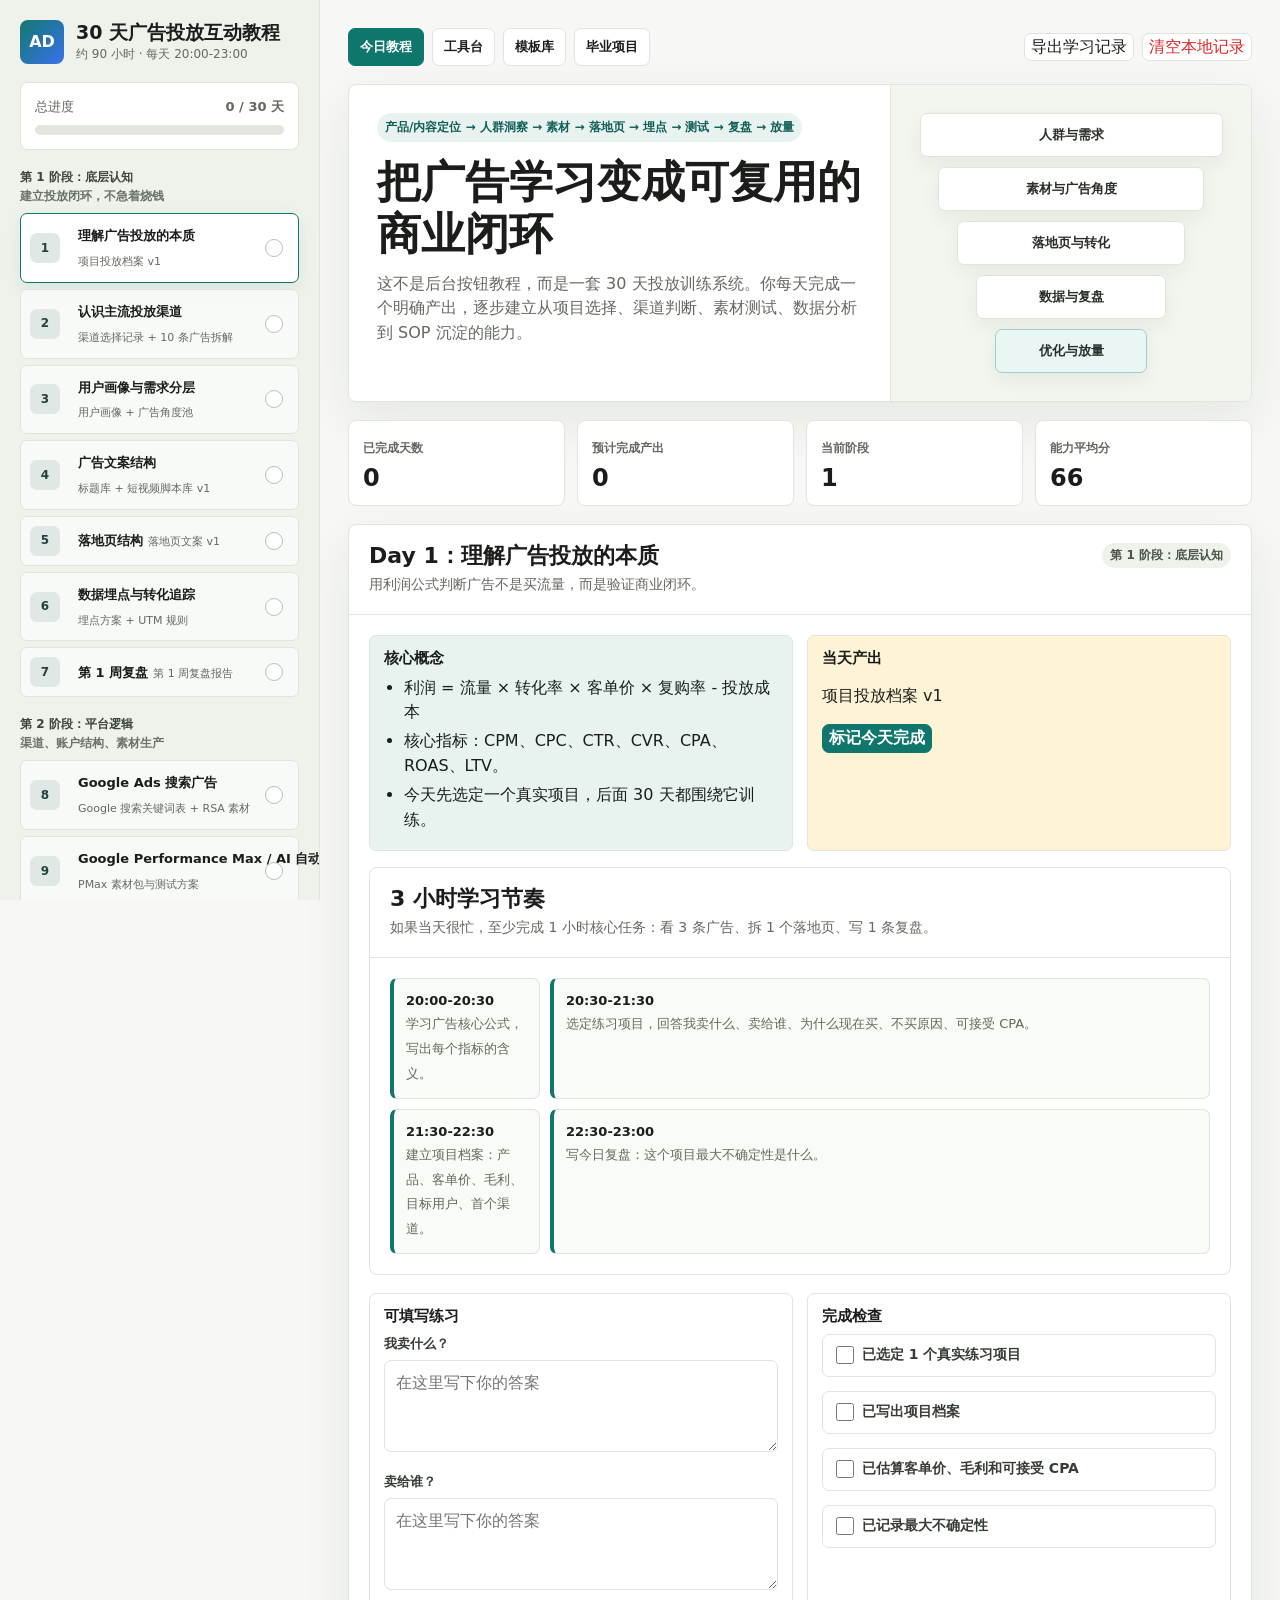
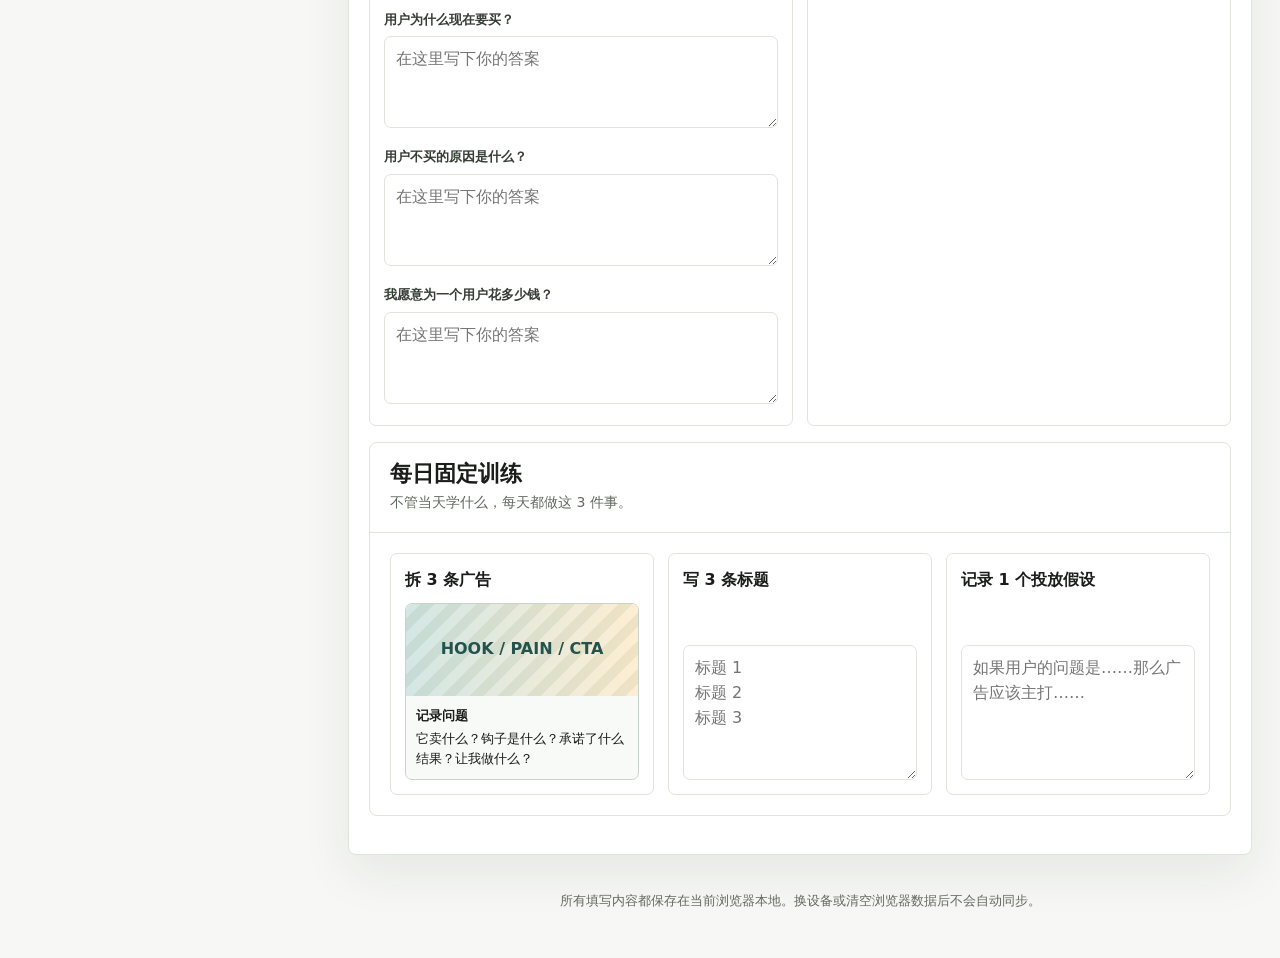
<file: 广告投放/ad-learning-interactive-tutorial.html>
<!doctype html>
<html lang="zh-CN">
<head>
  <meta charset="utf-8" />
  <meta name="viewport" content="width=device-width, initial-scale=1" />
  <title>30 天广告投放互动教程</title>
  <style>
    :root {
      --bg: #f7f8f5;
      --panel: #ffffff;
      --ink: #1b1d1b;
      --muted: #636860;
      --line: #dfe4dc;
      --accent: #0f766e;
      --accent-2: #f59e0b;
      --accent-3: #2563eb;
      --danger: #dc2626;
      --soft: #e8f3ef;
      --soft-2: #fff3d6;
      --shadow: 0 18px 50px rgba(26, 35, 31, .08);
      --radius: 8px;
      --mono: ui-monospace, SFMono-Regular, Menlo, Monaco, Consolas, "Liberation Mono", monospace;
      --sans: Inter, ui-sans-serif, system-ui, -apple-system, BlinkMacSystemFont, "Segoe UI", sans-serif;
    }

    * { box-sizing: border-box; }
    html { scroll-behavior: smooth; }
    body {
      margin: 0;
      background: var(--bg);
      color: var(--ink);
      font-family: var(--sans);
      line-height: 1.55;
      letter-spacing: 0;
      overflow-x: hidden;
    }

    button, input, textarea, select {
      font: inherit;
    }

    button {
      border: 1px solid var(--line);
      border-radius: 7px;
      background: var(--panel);
      color: var(--ink);
      cursor: pointer;
    }

    button:hover { border-color: #aeb8ad; }
    button:focus, input:focus, textarea:focus, select:focus {
      outline: 3px solid rgba(15, 118, 110, .18);
      outline-offset: 1px;
    }

    .app {
      min-height: 100vh;
      display: grid;
      grid-template-columns: 320px 1fr;
      min-width: 0;
    }

    .sidebar {
      position: sticky;
      top: 0;
      height: 100vh;
      overflow: auto;
      min-width: 0;
      padding: 20px;
      background: #eef2eb;
      border-right: 1px solid var(--line);
    }

    .brand {
      display: flex;
      align-items: center;
      gap: 12px;
      margin-bottom: 18px;
    }

    .mark {
      width: 44px;
      height: 44px;
      border-radius: 8px;
      background:
        linear-gradient(135deg, rgba(15, 118, 110, .98), rgba(37, 99, 235, .9));
      display: grid;
      place-items: center;
      color: #fff;
      font-weight: 800;
    }

    .brand h1 {
      margin: 0;
      font-size: 19px;
      line-height: 1.18;
    }

    .brand p {
      margin: 2px 0 0;
      color: var(--muted);
      font-size: 12px;
    }

    .overall {
      background: var(--panel);
      border: 1px solid var(--line);
      border-radius: var(--radius);
      padding: 14px;
      margin-bottom: 16px;
    }

    .progress-row {
      display: flex;
      justify-content: space-between;
      font-size: 13px;
      color: var(--muted);
      margin-bottom: 8px;
    }

    .bar {
      width: 100%;
      height: 10px;
      border-radius: 999px;
      background: #e1e6df;
      overflow: hidden;
    }

    .bar span {
      display: block;
      height: 100%;
      width: 0%;
      background: var(--accent);
      transition: width .2s ease;
    }

    .stage-title {
      margin: 18px 0 8px;
      color: #3d443c;
      font-size: 12px;
      font-weight: 800;
      text-transform: uppercase;
    }

    .day-list {
      display: grid;
      gap: 6px;
    }

    .day-btn {
      display: grid;
      grid-template-columns: 40px minmax(0, 1fr) 24px;
      align-items: center;
      gap: 8px;
      width: 100%;
      min-width: 0;
      padding: 9px;
      text-align: left;
      border-radius: 7px;
      background: rgba(255, 255, 255, .62);
    }

    .day-btn.active {
      background: #fff;
      border-color: var(--accent);
      box-shadow: 0 6px 18px rgba(15, 118, 110, .09);
    }

    .day-num {
      width: 30px;
      height: 30px;
      border-radius: 7px;
      display: grid;
      place-items: center;
      background: #dfe8e4;
      color: #24413d;
      font-size: 12px;
      font-weight: 800;
    }

    .day-name {
      min-width: 0;
      font-size: 13px;
      font-weight: 700;
      white-space: nowrap;
      overflow: hidden;
      text-overflow: ellipsis;
    }

    .day-sub {
      font-size: 11px;
      color: var(--muted);
      white-space: nowrap;
      overflow: hidden;
      text-overflow: ellipsis;
    }

    .check-dot {
      width: 18px;
      height: 18px;
      border-radius: 50%;
      border: 1px solid #b6c2b7;
      background: #fff;
    }

    .day-btn.done .check-dot {
      background: var(--accent);
      border-color: var(--accent);
      position: relative;
    }

    .day-btn.done .check-dot::after {
      content: "";
      position: absolute;
      width: 8px;
      height: 4px;
      border-left: 2px solid #fff;
      border-bottom: 2px solid #fff;
      transform: rotate(-45deg);
      left: 4px;
      top: 5px;
    }

    main {
      min-width: 0;
      width: 100%;
      padding: 28px;
    }

    .topbar {
      display: flex;
      justify-content: space-between;
      gap: 16px;
      align-items: center;
      margin-bottom: 18px;
    }

    .tabs {
      display: flex;
      gap: 8px;
      flex-wrap: wrap;
    }

    .tab {
      padding: 8px 11px;
      font-size: 13px;
      font-weight: 700;
      background: #fff;
    }

    .tab.active {
      color: #fff;
      background: var(--accent);
      border-color: var(--accent);
    }

    .actions {
      display: flex;
      gap: 8px;
      flex-wrap: wrap;
      justify-content: flex-end;
    }

    .primary {
      background: var(--accent);
      color: #fff;
      border-color: var(--accent);
      font-weight: 800;
    }

    .danger {
      color: var(--danger);
    }

    .hero {
      border-radius: var(--radius);
      background: #fff;
      border: 1px solid var(--line);
      box-shadow: var(--shadow);
      overflow: hidden;
      margin-bottom: 18px;
    }

    .hero-grid {
      display: grid;
      grid-template-columns: minmax(0, 1.2fr) minmax(280px, .8fr);
      gap: 0;
    }

    .hero-copy {
      padding: 28px;
      min-width: 0;
    }

    .eyebrow {
      display: inline-flex;
      align-items: center;
      gap: 8px;
      flex-wrap: wrap;
      max-width: 100%;
      padding: 5px 8px;
      border-radius: 999px;
      background: var(--soft);
      color: #115e59;
      font-size: 12px;
      font-weight: 800;
      margin-bottom: 14px;
    }

    h2, h3, h4 { line-height: 1.18; }
    h2 {
      margin: 0;
      font-size: clamp(28px, 4vw, 44px);
      max-width: 920px;
      overflow-wrap: anywhere;
    }

    .lead {
      margin: 12px 0 0;
      color: var(--muted);
      max-width: 780px;
      font-size: 16px;
      overflow-wrap: anywhere;
    }

    .funnel-visual {
      min-height: 310px;
      padding: 28px 22px;
      background: #f3f6ef;
      border-left: 1px solid var(--line);
      display: grid;
      align-content: center;
      gap: 10px;
    }

    .funnel-step {
      border: 1px solid var(--line);
      background: #fff;
      border-radius: 7px;
      min-height: 44px;
      display: grid;
      align-items: center;
      justify-items: center;
      color: #29302a;
      font-weight: 800;
      font-size: 13px;
      margin-inline: auto;
      box-shadow: 0 8px 20px rgba(29, 41, 36, .06);
    }

    .funnel-step:nth-child(1) { width: 96%; }
    .funnel-step:nth-child(2) { width: 84%; }
    .funnel-step:nth-child(3) { width: 72%; }
    .funnel-step:nth-child(4) { width: 60%; }
    .funnel-step:nth-child(5) { width: 48%; background: #eaf6f3; border-color: #9bd1ca; }

    .dashboard {
      display: grid;
      grid-template-columns: repeat(4, minmax(0, 1fr));
      gap: 12px;
      margin-bottom: 18px;
    }

    .metric {
      background: #fff;
      border: 1px solid var(--line);
      border-radius: var(--radius);
      padding: 14px;
    }

    .metric strong {
      display: block;
      font-size: 24px;
      line-height: 1.1;
      margin-top: 5px;
    }

    .metric span {
      color: var(--muted);
      font-size: 12px;
      font-weight: 700;
    }

    .view { display: none; }
    .view.active { display: block; }

    .panel {
      background: #fff;
      border: 1px solid var(--line);
      border-radius: var(--radius);
      box-shadow: var(--shadow);
      overflow: hidden;
      margin-bottom: 18px;
    }

    .panel-head {
      padding: 18px 20px;
      border-bottom: 1px solid var(--line);
      display: flex;
      justify-content: space-between;
      gap: 12px;
      align-items: start;
    }

    .panel-head h3 {
      margin: 0;
      font-size: 22px;
    }

    .panel-head p {
      margin: 5px 0 0;
      color: var(--muted);
      font-size: 14px;
    }

    .panel-body {
      padding: 20px;
    }

    .grid-2 {
      display: grid;
      grid-template-columns: repeat(2, minmax(0, 1fr));
      gap: 14px;
    }

    .grid-3 {
      display: grid;
      grid-template-columns: repeat(3, minmax(0, 1fr));
      gap: 14px;
    }

    .box {
      border: 1px solid var(--line);
      border-radius: 7px;
      padding: 14px;
      background: #fff;
    }

    .box.soft { background: var(--soft); }
    .box.warn { background: var(--soft-2); }
    .box h4 {
      margin: 0 0 8px;
      font-size: 15px;
    }

    .box ul, .box ol {
      margin: 8px 0 0;
      padding-left: 20px;
    }

    .box li { margin: 4px 0; }

    .timeline {
      display: grid;
      grid-template-columns: 150px 1fr;
      gap: 10px;
    }

    .time-slot {
      border-left: 4px solid var(--accent);
      background: #f9fbf7;
      border-radius: 7px;
      padding: 12px;
      border-top: 1px solid var(--line);
      border-right: 1px solid var(--line);
      border-bottom: 1px solid var(--line);
    }

    .time-slot strong {
      display: block;
      font-size: 13px;
    }

    .time-slot span {
      color: var(--muted);
      font-size: 13px;
    }

    .practice {
      display: grid;
      gap: 12px;
    }

    label {
      display: block;
      color: #363d36;
      font-size: 13px;
      font-weight: 800;
      margin-bottom: 6px;
    }

    textarea, input, select {
      width: 100%;
      border: 1px solid var(--line);
      border-radius: 7px;
      background: #fff;
      color: var(--ink);
      padding: 10px 11px;
    }

    textarea {
      min-height: 92px;
      resize: vertical;
    }

    .checklist {
      display: grid;
      gap: 8px;
    }

    .check-item {
      display: grid;
      grid-template-columns: 22px 1fr;
      gap: 8px;
      align-items: start;
      padding: 9px;
      border: 1px solid var(--line);
      border-radius: 7px;
      background: #fff;
    }

    .check-item input {
      width: 18px;
      height: 18px;
      margin-top: 2px;
      accent-color: var(--accent);
    }

    .check-item span {
      font-size: 14px;
    }

    .pill {
      display: inline-flex;
      align-items: center;
      min-height: 24px;
      padding: 3px 8px;
      border-radius: 999px;
      background: #eef2eb;
      color: #4a534a;
      font-size: 12px;
      font-weight: 800;
      white-space: nowrap;
    }

    .resource-table {
      width: 100%;
      border-collapse: collapse;
      font-size: 14px;
      overflow: hidden;
      border-radius: 7px;
    }

    th, td {
      border: 1px solid var(--line);
      padding: 10px;
      vertical-align: top;
      text-align: left;
    }

    th {
      background: #f0f3ee;
      font-size: 12px;
      color: #495149;
    }

    .cards {
      display: grid;
      grid-template-columns: repeat(auto-fit, minmax(230px, 1fr));
      gap: 12px;
    }

    .asset-card {
      border: 1px solid var(--line);
      border-radius: 7px;
      padding: 14px;
      background: #fff;
      min-height: 160px;
      display: grid;
      gap: 10px;
    }

    .ad-preview {
      border: 1px solid #cad3c9;
      border-radius: 7px;
      background: #f8faf7;
      overflow: hidden;
    }

    .ad-image {
      height: 92px;
      background:
        linear-gradient(90deg, rgba(15,118,110,.18), rgba(245,158,11,.18)),
        repeating-linear-gradient(135deg, #ffffff, #ffffff 10px, #edf2ec 10px, #edf2ec 20px);
      display: grid;
      place-items: center;
      color: #24524d;
      font-weight: 900;
    }

    .ad-copy {
      padding: 10px;
      font-size: 13px;
    }

    .ad-copy strong { display: block; margin-bottom: 3px; }

    .calculator {
      display: grid;
      grid-template-columns: 1fr 1fr;
      gap: 14px;
    }

    .calc-grid {
      display: grid;
      grid-template-columns: repeat(2, minmax(0, 1fr));
      gap: 10px;
    }

    .result-grid {
      display: grid;
      grid-template-columns: repeat(2, minmax(0, 1fr));
      gap: 10px;
    }

    .result {
      background: #f6f8f4;
      border: 1px solid var(--line);
      border-radius: 7px;
      padding: 12px;
    }

    .result span {
      display: block;
      color: var(--muted);
      font-size: 12px;
      font-weight: 800;
    }

    .result strong {
      display: block;
      font-size: 22px;
      margin-top: 3px;
    }

    .radar {
      display: grid;
      grid-template-columns: 280px 1fr;
      gap: 20px;
      align-items: center;
    }

    canvas {
      max-width: 100%;
      border-radius: 7px;
      background: #f8faf7;
      border: 1px solid var(--line);
    }

    .score-list {
      display: grid;
      gap: 8px;
    }

    .score-row {
      display: grid;
      grid-template-columns: 110px 1fr 44px;
      gap: 10px;
      align-items: center;
    }

    .score-row input {
      accent-color: var(--accent);
    }

    .templates-grid {
      display: grid;
      grid-template-columns: repeat(auto-fit, minmax(260px, 1fr));
      gap: 12px;
    }

    .template {
      border: 1px solid var(--line);
      border-radius: 7px;
      padding: 14px;
      background: #fff;
    }

    .template pre {
      white-space: pre-wrap;
      word-break: break-word;
      margin: 10px 0 0;
      padding: 12px;
      background: #f4f6f2;
      border-radius: 7px;
      font-family: var(--mono);
      font-size: 12px;
    }

    .footer-note {
      color: var(--muted);
      font-size: 13px;
      text-align: center;
      padding: 18px 0 6px;
    }

    @media (max-width: 1040px) {
      .app { display: block; }
      .sidebar {
        position: static;
        height: auto;
        max-height: 460px;
        max-width: 100%;
        overflow-x: hidden;
      }
      main { padding: 18px; max-width: 100vw; overflow-x: hidden; }
      .hero-grid, .calculator, .radar { grid-template-columns: 1fr; }
      .funnel-visual { border-left: 0; border-top: 1px solid var(--line); }
      .dashboard { grid-template-columns: repeat(2, minmax(0, 1fr)); }
    }

    @media (max-width: 680px) {
      .grid-2, .grid-3, .dashboard, .calc-grid, .result-grid { grid-template-columns: 1fr; }
      .timeline { grid-template-columns: 1fr; }
      .topbar { align-items: stretch; flex-direction: column; }
      .actions { justify-content: flex-start; }
      .hero-copy { padding: 20px; }
      .panel-head { flex-direction: column; }
      .score-row { grid-template-columns: 1fr; }
    }
  </style>
</head>
<body>
  <div class="app">
    <aside class="sidebar">
      <div class="brand">
        <div class="mark">AD</div>
        <div>
          <h1>30 天广告投放互动教程</h1>
          <p>约 90 小时 · 每天 20:00-23:00</p>
        </div>
      </div>
      <div class="overall">
        <div class="progress-row">
          <span>总进度</span>
          <strong id="overallText">0 / 30 天</strong>
        </div>
        <div class="bar"><span id="overallBar"></span></div>
      </div>
      <div id="dayNav"></div>
    </aside>

    <main>
      <div class="topbar">
        <div class="tabs" role="tablist" aria-label="教程视图">
          <button class="tab active" data-view="learn">今日教程</button>
          <button class="tab" data-view="tools">工具台</button>
          <button class="tab" data-view="templates">模板库</button>
          <button class="tab" data-view="portfolio">毕业项目</button>
        </div>
        <div class="actions">
          <button id="exportBtn">导出学习记录</button>
          <button id="resetBtn" class="danger">清空本地记录</button>
        </div>
      </div>

      <section class="hero">
        <div class="hero-grid">
          <div class="hero-copy">
            <div class="eyebrow">产品/内容定位 → 人群洞察 → 素材 → 落地页 → 埋点 → 测试 → 复盘 → 放量</div>
            <h2>把广告学习变成可复用的商业闭环</h2>
            <p class="lead">这不是后台按钮教程，而是一套 30 天投放训练系统。你每天完成一个明确产出，逐步建立从项目选择、渠道判断、素材测试、数据分析到 SOP 沉淀的能力。</p>
          </div>
          <div class="funnel-visual" aria-label="广告投放闭环漏斗">
            <div class="funnel-step">人群与需求</div>
            <div class="funnel-step">素材与广告角度</div>
            <div class="funnel-step">落地页与转化</div>
            <div class="funnel-step">数据与复盘</div>
            <div class="funnel-step">优化与放量</div>
          </div>
        </div>
      </section>

      <section class="dashboard">
        <div class="metric"><span>已完成天数</span><strong id="doneDays">0</strong></div>
        <div class="metric"><span>预计完成产出</span><strong id="assetCount">0</strong></div>
        <div class="metric"><span>当前阶段</span><strong id="currentStage">1</strong></div>
        <div class="metric"><span>能力平均分</span><strong id="avgScore">0</strong></div>
      </section>

      <section id="learn" class="view active">
        <div class="panel">
          <div class="panel-head">
            <div>
              <h3 id="dayTitle">Day 1</h3>
              <p id="dayGoal"></p>
            </div>
            <span class="pill" id="stagePill"></span>
          </div>
          <div class="panel-body" id="dayContent"></div>
        </div>
      </section>

      <section id="tools" class="view">
        <div class="panel">
          <div class="panel-head">
            <div>
              <h3>投放工具台</h3>
              <p>用简化模型练习预算、CPA、UTM、渠道判断和能力评分。</p>
            </div>
          </div>
          <div class="panel-body">
            <div class="grid-2">
              <div class="box soft">
                <h4>渠道选择速查</h4>
                <table class="resource-table">
                  <thead><tr><th>项目</th><th>优先渠道</th><th>第一目标</th></tr></thead>
                  <tbody>
                    <tr><td>AI 工具 / SaaS</td><td>Google Search → PMax → Meta</td><td>搜索意图验证、注册或等待名单</td></tr>
                    <tr><td>课程 / 知识付费</td><td>小红书 → Meta → 巨量 / 抖音</td><td>内容信任、留资或私域承接</td></tr>
                    <tr><td>电商 / 跨境测品</td><td>TikTok → Meta → Shopping / PMax</td><td>素材爆发、加购、购买</td></tr>
                  </tbody>
                </table>
              </div>
              <div class="box warn">
                <h4>数据诊断卡</h4>
                <table class="resource-table">
                  <thead><tr><th>现象</th><th>优先检查</th></tr></thead>
                  <tbody>
                    <tr><td>CTR 低</td><td>前 3 秒钩子、封面、标题、人群匹配</td></tr>
                    <tr><td>CPC 高</td><td>竞争、相关性、素材质量、定向过窄</td></tr>
                    <tr><td>点击多无转化</td><td>首屏承诺、CTA、价格、信任证明、加载速度</td></tr>
                    <tr><td>CPA 高</td><td>素材、落地页、客单价、后端成交链路</td></tr>
                  </tbody>
                </table>
              </div>
            </div>

            <div class="panel" style="box-shadow:none;margin-top:16px">
              <div class="panel-head">
                <div><h3>预算与盈利计算器</h3><p>输入一个小预算实验，快速判断样本量和盈亏压力。</p></div>
              </div>
              <div class="panel-body calculator">
                <div class="calc-grid">
                  <div><label>预算（元）</label><input id="budget" type="number" value="500" min="0"></div>
                  <div><label>CPM（元）</label><input id="cpm" type="number" value="40" min="0"></div>
                  <div><label>CTR（%）</label><input id="ctr" type="number" value="1.5" min="0" step="0.1"></div>
                  <div><label>CVR（%）</label><input id="cvr" type="number" value="3" min="0" step="0.1"></div>
                  <div><label>客单价（元）</label><input id="aov" type="number" value="99" min="0"></div>
                  <div><label>毛利率（%）</label><input id="margin" type="number" value="80" min="0" max="100"></div>
                </div>
                <div class="result-grid">
                  <div class="result"><span>预计曝光</span><strong id="rImpressions">0</strong></div>
                  <div class="result"><span>预计点击</span><strong id="rClicks">0</strong></div>
                  <div class="result"><span>预计转化</span><strong id="rConv">0</strong></div>
                  <div class="result"><span>预计 CPA</span><strong id="rCpa">0</strong></div>
                  <div class="result"><span>预计收入</span><strong id="rRevenue">0</strong></div>
                  <div class="result"><span>毛利后盈亏</span><strong id="rProfit">0</strong></div>
                </div>
              </div>
            </div>

            <div class="grid-2">
              <div class="box">
                <h4>UTM 生成器</h4>
                <div class="practice">
                  <div><label>Source</label><input id="utmSource" value="meta"></div>
                  <div><label>Medium</label><input id="utmMedium" value="cpc"></div>
                  <div><label>Campaign</label><input id="utmCampaign" value="ai_english_test_001"></div>
                  <div><label>Content</label><input id="utmContent" value="video_hook_01"></div>
                  <div><label>最终 UTM</label><textarea id="utmOutput" readonly></textarea></div>
                </div>
              </div>
              <div class="box">
                <h4>能力雷达评分</h4>
                <div class="radar">
                  <canvas id="radar" width="260" height="260"></canvas>
                  <div class="score-list" id="scoreList"></div>
                </div>
              </div>
            </div>
          </div>
        </div>
      </section>

      <section id="templates" class="view">
        <div class="panel">
          <div class="panel-head">
            <div>
              <h3>模板库</h3>
              <p>这些模板对应 30 天结束时需要沉淀的核心资产。</p>
            </div>
          </div>
          <div class="panel-body">
            <div class="templates-grid" id="templatesGrid"></div>
          </div>
        </div>
      </section>

      <section id="portfolio" class="view">
        <div class="panel">
          <div class="panel-head">
            <div>
              <h3>毕业项目工作台</h3>
              <p>用同一个真实项目贯穿 30 天，最终形成可复用案例。</p>
            </div>
          </div>
          <div class="panel-body">
            <div class="grid-2">
              <div class="box soft">
                <h4>推荐实战样本</h4>
                <p>优先使用 LinguaTutor AI / AI 英语学习网站。它痛点明确，素材好做，可同时测试 Google 搜索、小红书、Meta，并能用“免费体验课 / 等待名单 / 学习模板”降低首轮转化门槛。</p>
              </div>
              <div class="box warn">
                <h4>首月预算建议</h4>
                <p>训练技能时，首月 1000-3000 元足够。第 1 轮 300-500 元，第 2 轮 500-1000 元，第 3 轮 1000-3000 元。重点是买到真实反馈，不是第一月就追求盈利。</p>
              </div>
            </div>
            <div class="practice" style="margin-top:14px">
              <div><label>项目名称</label><input data-portfolio="project" placeholder="例如 LinguaTutor AI"></div>
              <div><label>目标用户</label><textarea data-portfolio="audience" placeholder="谁会买，在哪个场景触发需求"></textarea></div>
              <div><label>渠道选择</label><textarea data-portfolio="channels" placeholder="主渠道、备选渠道、选择理由"></textarea></div>
              <div><label>素材矩阵</label><textarea data-portfolio="assets" placeholder="3 个角度 × 3 个素材，说明每条素材测试什么"></textarea></div>
              <div><label>落地页与埋点</label><textarea data-portfolio="landing" placeholder="首屏、CTA、核心事件、UTM 命名"></textarea></div>
              <div><label>首轮数据与复盘结论</label><textarea data-portfolio="review" placeholder="CTR / CPC / CVR / CPA / 结论 / 下一轮动作"></textarea></div>
            </div>
          </div>
        </div>
      </section>

      <p class="footer-note">所有填写内容都保存在当前浏览器本地。换设备或清空浏览器数据后不会自动同步。</p>
    </main>
  </div>

  <script>
    const stages = [
      { id: 1, name: "第 1 阶段：底层认知", desc: "建立投放闭环，不急着烧钱", days: [1,2,3,4,5,6,7] },
      { id: 2, name: "第 2 阶段：平台逻辑", desc: "渠道、账户结构、素材生产", days: [8,9,10,11,12,13,14] },
      { id: 3, name: "第 3 阶段：真实搭建", desc: "落地页、追踪、小预算测试", days: [15,16,17,18,19,20,21] },
      { id: 4, name: "第 4 阶段：优化放量", desc: "复盘、预算、SOP、毕业项目", days: [22,23,24,25,26,27,28,29,30] }
    ];

    const days = [
      {
        day: 1, stage: 1, title: "理解广告投放的本质",
        goal: "用利润公式判断广告不是买流量，而是验证商业闭环。",
        concept: ["利润 = 流量 × 转化率 × 客单价 × 复购率 - 投放成本", "核心指标：CPM、CPC、CTR、CVR、CPA、ROAS、LTV。", "今天先选定一个真实项目，后面 30 天都围绕它训练。"],
        tasks: [
          ["20:00-20:30", "学习广告核心公式，写出每个指标的含义。"],
          ["20:30-21:30", "选定练习项目，回答我卖什么、卖给谁、为什么现在买、不买原因、可接受 CPA。"],
          ["21:30-22:30", "建立项目档案：产品、客单价、毛利、目标用户、首个渠道。"],
          ["22:30-23:00", "写今日复盘：这个项目最大不确定性是什么。"]
        ],
        prompts: ["我卖什么？", "卖给谁？", "用户为什么现在要买？", "用户不买的原因是什么？", "我愿意为一个用户花多少钱？"],
        checklist: ["已选定 1 个真实练习项目", "已写出项目档案", "已估算客单价、毛利和可接受 CPA", "已记录最大不确定性"],
        deliverable: "项目投放档案 v1"
      },
      {
        day: 2, stage: 1, title: "认识主流投放渠道",
        goal: "理解不同渠道匹配的用户状态，并为项目选择主渠道和备选渠道。",
        concept: ["Google Search 适合明确搜索需求。", "Meta 适合消费品、课程、App、内容转化。", "TikTok / 抖音适合短视频种草和低客单转化。", "小红书适合种草、教育、生活方式和信任建设。"],
        tasks: [
          ["20:00-20:30", "学习 Google、Meta、TikTok、小红书、巨量、B 站、微信广告的适用场景。"],
          ["20:30-21:30", "为项目选择 2 个优先渠道，并写选择理由。"],
          ["21:30-22:30", "拆解 10 条广告，记录钩子、痛点、承诺、CTA、素材形式。"],
          ["22:30-23:00", "总结哪条广告最想让你点击，以及原因。"]
        ],
        prompts: ["主渠道是什么？", "备选渠道是什么？", "用户在这个渠道处于什么状态？", "哪条广告最想让你点击？为什么？"],
        checklist: ["已选择主渠道和备选渠道", "已拆解 10 条广告", "已填写广告拆解表", "已总结最佳广告样本"],
        deliverable: "渠道选择记录 + 10 条广告拆解"
      },
      {
        day: 3, stage: 1, title: "用户画像与需求分层",
        goal: "把用户从人口属性推进到需求、情绪、身份和结果。",
        concept: ["显性需求：我要学英语。", "隐性需求：我怕自己坚持不下去。", "情绪需求：我想变得更自律。", "身份需求：我想成为 AI 时代会学习的人。", "结果需求：我要考试、出国、涨薪或变现。"],
        tasks: [
          ["20:00-20:30", "学习 5 类用户需求。"],
          ["20:30-21:30", "写 3 类用户画像：刚需型、焦虑型、兴趣型。"],
          ["21:30-22:30", "写 15 个广告角度。"],
          ["22:30-23:00", "挑出最有潜力的 3 个角度。"]
        ],
        prompts: ["用户 A：刚需型", "用户 B：焦虑型", "用户 C：兴趣型", "最有潜力的 3 个广告角度"],
        checklist: ["已完成 3 类用户画像", "每类画像包含场景、预算、触发点和顾虑", "已写 15 个广告角度", "已选出 3 个优先角度"],
        deliverable: "用户画像 + 广告角度池"
      },
      {
        day: 4, stage: 1, title: "广告文案结构",
        goal: "用固定公式稳定产出标题和短视频脚本。",
        concept: ["痛点 + 后果 + 解决方案", "结果 + 时间 + 方法", "人群 + 场景 + 利益", "反常识 + 解释 + 行动", "故事 + 转折 + 产品"],
        tasks: [
          ["20:00-20:30", "学习 5 个经典文案公式。"],
          ["20:30-21:30", "写 20 条广告标题。"],
          ["21:30-22:30", "写 10 条 15-30 秒短视频口播脚本。"],
          ["22:30-23:00", "选出 3 条最适合投放的脚本。"]
        ],
        prompts: ["写 20 条广告标题", "写 10 条短视频口播脚本", "选出 3 条脚本并说明理由"],
        checklist: ["已使用至少 3 种文案公式", "已写 20 条标题", "已写 10 条脚本", "已选出 3 条首投脚本"],
        deliverable: "标题库 + 短视频脚本库 v1"
      },
      {
        day: 5, stage: 1, title: "落地页结构",
        goal: "让用户 5 秒内看懂你卖什么、凭什么、下一步做什么。",
        concept: ["落地页结构：首屏价值主张、核心痛点、产品机制、用户收益、信任证明、价格/权益、FAQ、CTA。", "首屏要同时讲清人群、结果、方法和行动。", "落地页不是说明书，而是把广告承诺兑现为一个可行动路径。"],
        tasks: [
          ["20:00-20:30", "学习落地页基本结构。"],
          ["20:30-21:30", "拆 3 个落地页：SaaS、课程、电商各 1 个。"],
          ["21:30-22:30", "为项目写一版落地页文案。"],
          ["22:30-23:00", "检查 5 秒内是否能看懂你卖什么。"]
        ],
        prompts: ["首屏标题", "核心痛点", "3 个用户收益", "信任证明", "FAQ 与 CTA"],
        checklist: ["已拆 3 个落地页", "已写首屏文案", "已写产品机制和用户收益", "已写 FAQ 和 CTA", "已完成 5 秒测试"],
        deliverable: "落地页文案 v1"
      },
      {
        day: 6, stage: 1, title: "数据埋点与转化追踪",
        goal: "理解没有转化追踪就没有优化，并设计基础事件与 UTM 规则。",
        concept: ["基础事件：PageView、ViewContent、Lead、AddToCart、InitiateCheckout、Purchase、Subscribe。", "广告系统需要转化数据才能优化。", "UTM 是把广告、素材、活动和结果串起来的命名系统。"],
        tasks: [
          ["20:00-20:30", "学习转化追踪的意义。"],
          ["20:30-21:30", "学习基础事件，并判断你的项目需要哪些事件。"],
          ["21:30-22:30", "设计埋点方案：访问、点击、注册、支付、领取资料等。"],
          ["22:30-23:00", "建立 UTM 命名规则。"]
        ],
        prompts: ["需要追踪的 3 个核心事件", "完整事件路径", "UTM 命名规则", "转化成功标准"],
        checklist: ["已列出核心事件", "已设计转化路径", "已写 UTM 规则", "已定义成功转化"],
        deliverable: "埋点方案 + UTM 规则"
      },
      {
        day: 7, stage: 1, title: "第 1 周复盘",
        goal: "把第一周产物整合成一次完整投放模拟。",
        concept: ["第 1 周的目标是形成广告闭环草图。", "复盘重点不是写得多，而是能说清楚链路里最不确定的环节。"],
        tasks: [
          ["20:00-21:00", "整理项目档案、画像、角度、标题、脚本、落地页、埋点方案。"],
          ["21:00-22:00", "做一次完整投放模拟。"],
          ["22:00-23:00", "写第 1 周复盘报告。"]
        ],
        prompts: ["准备用哪个渠道？", "投给什么人？", "用什么素材？", "落到哪个页面？", "转化事件是什么？", "预算和成功标准是什么？"],
        checklist: ["已整理第 1 周产物", "已完成投放模拟", "已写成功标准", "已写第 1 周复盘报告"],
        deliverable: "第 1 周复盘报告"
      },
      {
        day: 8, stage: 2, title: "Google Ads 搜索广告",
        goal: "理解搜索广告的高意图逻辑，并搭建关键词与搜索广告素材。",
        concept: ["用户主动搜索 → 关键词匹配 → 广告展示 → 点击 → 落地页 → 转化。", "关键词可分为品类词、痛点词、对比词、购买词、替代词。", "响应式搜索广告会组合标题和描述，适配不同搜索意图。"],
        tasks: [
          ["20:00-20:30", "学习搜索广告链路。"],
          ["20:30-21:30", "为项目列 50 个关键词。"],
          ["21:30-22:30", "写 5 组响应式搜索广告素材。"],
          ["22:30-23:00", "建立否定关键词列表。"]
        ],
        prompts: ["品类词", "痛点词", "对比词", "购买词", "否定关键词"],
        checklist: ["已列 50 个关键词", "已按 5 类分组", "已写 5 组搜索广告", "已建立否定关键词"],
        deliverable: "Google 搜索关键词表 + RSA 素材"
      },
      {
        day: 9, stage: 2, title: "Google Performance Max / AI 自动化广告",
        goal: "为 PMax 准备素材包、受众信号和测试方案。",
        concept: ["PMax 适合电商、SaaS、线索、App 和多渠道获客。", "它围绕转化目标在出价、预算、受众、素材和归因上自动优化。", "PMax 不是少准备素材，而是更需要高质量素材资产。"],
        tasks: [
          ["20:00-20:30", "学习 PMax 适用场景。"],
          ["20:30-21:30", "准备标题、长标题、描述、图片、Logo、视频素材清单。"],
          ["21:30-22:30", "设计 3 组受众信号：竞品、兴趣、搜索意图。"],
          ["22:30-23:00", "写出 PMax 测试方案。"]
        ],
        prompts: ["15 条标题", "5 条长标题", "5 条描述", "3 组受众信号", "PMax 成功标准"],
        checklist: ["已准备 PMax 素材清单", "已设计 3 组受众信号", "已写测试预算", "已写成功与停止标准"],
        deliverable: "PMax 素材包与测试方案"
      },
      {
        day: 10, stage: 2, title: "Meta Ads 基础",
        goal: "理解 Campaign / Ad Set / Ad 结构和学习期，设计首轮 Meta 测试。",
        concept: ["Meta 广告结构：Campaign 广告系列、Ad Set 广告组、Ad 广告。", "学习期是系统学习如何交付并获得表现的阶段。", "首轮测试要避免广告组过碎，先让素材和人群获得足够数据。"],
        tasks: [
          ["20:00-20:30", "学习 Meta 账户结构。"],
          ["20:30-21:30", "理解学习期和每个广告组约 50 个优化转化事件的要求。"],
          ["21:30-22:30", "设计 1 个 Meta 测试结构：广泛、兴趣、相似人群，每组 3 条广告。"],
          ["22:30-23:00", "写 Meta 首轮测试判断标准。"]
        ],
        prompts: ["Campaign 目标", "Ad Set 结构", "每组广告数量", "CTR/CPC/CVR/CPA 判断标准"],
        checklist: ["已设计 Meta 测试结构", "已明确每个广告组变量", "已写素材数量", "已写首轮判断标准"],
        deliverable: "Meta 首轮测试结构"
      },
      {
        day: 11, stage: 2, title: "TikTok / 抖音短视频投放",
        goal: "训练短视频广告的前 3 秒、前 8 秒和 CTA。",
        concept: ["前 3 秒决定停留。", "前 8 秒决定兴趣。", "最后 CTA 决定行动。", "TikTok Events Manager 可管理网站、App、站内或 CRM 事件连接。"],
        tasks: [
          ["20:00-20:30", "学习短视频投放核心。"],
          ["20:30-21:30", "拆解 10 条短视频广告。"],
          ["21:30-22:30", "写 5 条短视频广告脚本。"],
          ["22:30-23:00", "选 2 条适合用 AI 工具快速生成的视频脚本。"]
        ],
        prompts: ["10 条视频的前 3 秒钩子", "人设和节奏观察", "5 条短视频脚本", "2 条可快速生成脚本"],
        checklist: ["已拆 10 条视频广告", "已记录钩子、人设、节奏、卖点和 CTA", "已写 5 条脚本", "已选 2 条可制作脚本"],
        deliverable: "短视频广告拆解 + 脚本 v2"
      },
      {
        day: 12, stage: 2, title: "小红书 / 内容种草投放",
        goal: "理解搜索心智、真实体验、收藏价值和评论区转化。",
        concept: ["小红书内容逻辑：搜索心智 + 真实体验 + 收藏价值 + 评论区转化。", "标题和封面负责点击，正文负责信任，评论区负责顾虑处理。"],
        tasks: [
          ["20:00-20:30", "学习小红书内容逻辑。"],
          ["20:30-21:30", "拆 10 篇小红书笔记。"],
          ["21:30-22:30", "写 10 个小红书标题。"],
          ["22:30-23:00", "设计 3 篇种草笔记结构。"]
        ],
        prompts: ["10 篇笔记的标题和封面", "评论区高频问题", "10 个小红书标题", "3 篇种草笔记结构"],
        checklist: ["已拆 10 篇笔记", "已记录评论区问题", "已写 10 个标题", "已设计 3 篇笔记结构"],
        deliverable: "小红书种草笔记方案"
      },
      {
        day: 13, stage: 2, title: "素材生产工作流",
        goal: "建立素材矩阵和素材库，形成可持续上新的生产方式。",
        concept: ["素材类型：痛点型、结果型、对比型、教程型、故事型、反常识型。", "素材库要有 ID、渠道、钩子、卖点、形式、状态、数据。", "素材不是创意展示，而是可被测试的假设。"],
        tasks: [
          ["20:00-20:30", "学习素材矩阵。"],
          ["20:30-21:30", "搭建素材库表格。"],
          ["21:30-22:30", "产出 10 条标题、5 条短文案、3 条短视频脚本、3 张图文封面。"],
          ["22:30-23:00", "给每个素材打标签。"]
        ],
        prompts: ["素材 ID 规则", "10 条标题", "5 条短文案", "3 条视频脚本", "3 张封面构图"],
        checklist: ["已建立素材库字段", "已产出首批素材", "已给素材打标签", "已标注测试假设"],
        deliverable: "素材库 v1"
      },
      {
        day: 14, stage: 2, title: "第 2 周复盘",
        goal: "整理平台认知，确定首轮真实测试平台。",
        concept: ["AI SaaS 优先 Google + Meta。", "课程/知识产品优先 Meta + 小红书。", "电商单品优先 TikTok + Meta。", "国内自媒体/私域优先小红书 + 巨量。"],
        tasks: [
          ["20:00-21:00", "整理平台认知表。"],
          ["21:00-22:00", "确定首轮实战平台。"],
          ["22:00-23:00", "写第 2 周复盘报告。"]
        ],
        prompts: ["每个平台适合你的什么项目？", "首轮实战平台是什么？", "为什么不是其他平台？", "第 2 周最大的认知变化"],
        checklist: ["已完成平台认知表", "已确定首轮实战平台", "已写渠道取舍理由", "已写第 2 周复盘"],
        deliverable: "第 2 周复盘报告"
      },
      {
        day: 15, stage: 3, title: "搭建落地页",
        goal: "做出一个最小可用落地页，并明确转化目标。",
        concept: ["落地页目标可以是留邮箱、加微信、购买、注册、预约 Demo。", "最小可用结构：标题、副标题、截图/视频、3 个卖点、使用流程、用户收益、价格/领取方式、CTA、FAQ。"],
        tasks: [
          ["20:00-20:30", "确定落地页目标。"],
          ["20:30-22:00", "搭建一个最小可用落地页。"],
          ["22:00-23:00", "检查移动端显示和按钮。"]
        ],
        prompts: ["落地页目标", "首屏标题和副标题", "3 个卖点", "CTA 文案", "移动端检查结果"],
        checklist: ["已确定落地页目标", "已完成最小可用页面", "已检查移动端", "按钮和表单可用"],
        deliverable: "MVP 落地页"
      },
      {
        day: 16, stage: 3, title: "配置基础追踪",
        goal: "完成 GA4、Pixel、UTM 和表单事件的基础验证。",
        concept: ["核心事件先保持简单：访问页面、点击 CTA、完成转化。", "追踪先追准，再追全。", "上线前必须确认事件能回传。"],
        tasks: [
          ["20:00-20:30", "确定 3 个关键事件。"],
          ["20:30-22:00", "配置 GA4、Meta Pixel、TikTok Pixel、UTM、表单提交事件。"],
          ["22:00-23:00", "测试事件是否回传。"]
        ],
        prompts: ["访问事件", "点击事件", "完成转化事件", "测试记录", "异常与修复"],
        checklist: ["已配置 GA4 或等价分析工具", "已配置至少 1 个广告 Pixel", "已测试 CTA 点击", "已测试转化事件"],
        deliverable: "追踪配置记录"
      },
      {
        day: 17, stage: 3, title: "制作第一批广告素材",
        goal: "形成 3 个角度 × 3 个素材的首轮测试矩阵。",
        concept: ["首轮测试矩阵：3 个角度 × 3 个素材 = 9 条广告。", "命名要包含渠道、形式、角度、编号。", "先保证可测试，再追求完美。"],
        tasks: [
          ["20:00-20:30", "确定测试矩阵。"],
          ["20:30-21:30", "制作 3 条图文广告。"],
          ["21:30-22:30", "制作 3 条短视频广告。"],
          ["22:30-23:00", "整理素材命名。"]
        ],
        prompts: ["3 个广告角度", "3 条图文广告", "3 条短视频广告", "素材命名规则"],
        checklist: ["已确定 3 个角度", "已制作图文素材", "已制作视频素材", "已按规则命名"],
        deliverable: "首批广告素材包"
      },
      {
        day: 18, stage: 3, title: "设计首轮投放实验",
        goal: "写清楚变量、预算、成功标准和停止条件。",
        concept: ["一次只测试一个主要变量。", "先测素材，再测人群，再测落地页。", "预算小、样本够、动作慢。"],
        tasks: [
          ["20:00-20:30", "学习测试原则。"],
          ["20:30-21:30", "设计实验表：变量、预算、成功标准。"],
          ["21:30-22:30", "设置投放结构。"],
          ["22:30-23:00", "写清楚什么时候停。"]
        ],
        prompts: ["实验 A 变量和预算", "实验 B 变量和预算", "实验 C 变量和预算", "成功标准", "停止条件"],
        checklist: ["已写实验表", "每个实验只有一个主要变量", "已写预算", "已写停止条件"],
        deliverable: "首轮投放实验表"
      },
      {
        day: 19, stage: 3, title: "上线首轮广告",
        goal: "按检查清单上线广告，并记录初始状态。",
        concept: ["上线前检查：页面、移动端、按钮、Pixel、UTM、预算、地区、语言。", "刚上线不要频繁修改，先让系统获得基础数据。"],
        tasks: [
          ["20:00-20:30", "完成上线前检查。"],
          ["20:30-22:00", "上线广告。"],
          ["22:00-23:00", "记录初始状态，不频繁修改。"]
        ],
        prompts: ["上线渠道", "广告组结构", "预算", "UTM 检查", "上线时间与初始状态"],
        checklist: ["页面可打开", "移动端正常", "按钮有效", "Pixel 有事件", "UTM 正确", "预算、地区、语言无误"],
        deliverable: "首轮广告上线记录"
      },
      {
        day: 20, stage: 3, title: "观察数据，不乱动",
        goal: "学会在样本量不足时克制操作，并定位问题位置。",
        concept: ["刚上线不要急着改。", "数据量太小时不要下结论。", "先看曝光、点击、CTR、CPC，再看转化。"],
        tasks: [
          ["20:00-20:30", "学习广告观察原则。"],
          ["20:30-21:30", "记录展示、点击、CTR、CPC、转化、CPA。"],
          ["21:30-22:30", "根据现象判断问题位置。"],
          ["22:30-23:00", "写观察笔记，不做大改。"]
        ],
        prompts: ["素材数据表", "当前最大问题", "可能原因", "今天不做的大改是什么"],
        checklist: ["已记录基础数据", "已判断问题位置", "已写观察笔记", "没有在数据不足时大改"],
        deliverable: "首轮观察笔记"
      },
      {
        day: 21, stage: 3, title: "第 3 周复盘",
        goal: "判断首轮广告结果，明确继续投、暂停、重做和下一轮测试。",
        concept: ["复盘要回答：哪个素材 CTR 最高、CPC 最低、带来转化，落地页是否严重跳出，用户是否咨询。", "下一轮动作应该来自数据，而不是主观喜欢。"],
        tasks: [
          ["20:00-21:00", "整理投放数据。"],
          ["21:00-22:00", "判断首轮广告结果。"],
          ["22:00-23:00", "写第 3 周复盘报告。"]
        ],
        prompts: ["继续投", "暂停", "需要重做", "下一轮测试", "数据依据"],
        checklist: ["已整理首轮数据", "已判断赢家素材", "已判断落地页问题", "已写下一轮测试"],
        deliverable: "第 3 周复盘报告"
      },
      {
        day: 22, stage: 4, title: "优化素材",
        goal: "基于赢家素材复制变体，准备第二轮测试。",
        concept: ["CTR 低换前 3 秒钩子。", "点击贵换角度或换人群。", "转化低强化承诺和信任。", "完播低缩短视频。"],
        tasks: [
          ["20:00-20:30", "学习素材优化方向。"],
          ["20:30-21:30", "基于表现最好的素材复制 5 个变体。"],
          ["21:30-22:30", "重写前 3 秒钩子。"],
          ["22:30-23:00", "准备第二轮测试。"]
        ],
        prompts: ["赢家素材是什么？", "5 个变体", "新前 3 秒钩子", "第二轮测试计划"],
        checklist: ["已找到赢家素材", "已复制 5 个变体", "已重写钩子", "已准备第二轮测试"],
        deliverable: "素材变体包"
      },
      {
        day: 23, stage: 4, title: "优化落地页",
        goal: "围绕首屏、CTA、信任和行动成本改一版落地页。",
        concept: ["首屏更清楚。", "CTA 更明显。", "减少选择。", "增加信任。", "降低行动成本。"],
        tasks: [
          ["20:00-20:30", "学习落地页优化原则。"],
          ["20:30-21:30", "检查标题、截图、流程、价格、CTA、FAQ。"],
          ["21:30-22:30", "改一版落地页。"],
          ["22:30-23:00", "记录改版前后的差异。"]
        ],
        prompts: ["改版前问题", "首屏改法", "信任证明改法", "CTA 改法", "改版后预期"],
        checklist: ["已检查落地页", "已改首屏", "已优化 CTA", "已记录改版差异"],
        deliverable: "落地页 v2 改版记录"
      },
      {
        day: 24, stage: 4, title: "第二轮广告测试",
        goal: "保留赢家、关闭明显差的素材，集中预算验证新变体。",
        concept: ["保留赢家素材。", "新增 5 个变体。", "关闭明显差的素材。", "预算略微集中。"],
        tasks: [
          ["20:00-20:30", "设计第二轮测试。"],
          ["20:30-22:00", "上线第二轮广告。"],
          ["22:00-23:00", "记录新实验表。"]
        ],
        prompts: ["保留哪些素材", "关闭哪些素材", "新增哪些变体", "预算如何集中", "第二轮成功标准"],
        checklist: ["已保留赢家", "已关闭明显差的素材", "已上线新变体", "已记录实验表"],
        deliverable: "第二轮实验表"
      },
      {
        day: 25, stage: 4, title: "预算与出价",
        goal: "建立首轮测试、验证、放量和稳定期的预算模型。",
        concept: ["小预算阶段验证素材和转化。", "中预算阶段找稳定 CPA。", "大预算阶段放量但防止 CPA 飙升。", "放量期每次加预算不宜过猛，素材必须持续上新。"],
        tasks: [
          ["20:00-20:30", "理解预算逻辑。"],
          ["20:30-21:30", "学习测试期、验证期、放量期、稳定期预算策略。"],
          ["21:30-22:30", "为项目设计预算模型。"],
          ["22:30-23:00", "算盈亏平衡点。"]
        ],
        prompts: ["首轮测试预算", "可接受 CPA", "单日最大亏损", "几天无转化停止", "几天达标放量", "盈亏平衡点"],
        checklist: ["已写预算模型", "已计算可接受 CPA", "已设单日最大亏损", "已算盈亏平衡点"],
        deliverable: "预算模型"
      },
      {
        day: 26, stage: 4, title: "复盘分析",
        goal: "写一份正式复盘报告，并提出第三轮优化假设。",
        concept: ["广告复盘结构：目标、预算、素材、人群、落地页、数据、结论、下一步。", "指标判断：CTR 看素材，CPC 看流量成本，CVR 看页面，CPA 看盈利压力，ROAS 看是否可放量。"],
        tasks: [
          ["20:00-20:30", "学习广告复盘结构。"],
          ["20:30-21:30", "分析 CTR、CPC、CVR、CPA、ROAS。"],
          ["21:30-22:30", "写正式复盘报告。"],
          ["22:30-23:00", "提出第三轮优化假设。"]
        ],
        prompts: ["目标与预算", "素材表现", "人群表现", "落地页表现", "数据结论", "第三轮优化假设"],
        checklist: ["已分析关键指标", "已写正式复盘", "已给出结论", "已提出第三轮假设"],
        deliverable: "正式投放复盘报告"
      },
      {
        day: 27, stage: 4, title: "放量逻辑",
        goal: "理解放量前提，设计横向、纵向、素材、渠道和漏斗放量方案。",
        concept: ["放量前提：有稳定转化、CPA 可接受、素材没有快速衰退、落地页能承接、后端能成交。", "放量方式：横向放量、纵向放量、素材放量、渠道放量、漏斗放量。", "再营销人群包括访问未转化、点击 CTA 未提交、看过视频 50% 以上、加购未购买、注册未付费。"],
        tasks: [
          ["20:00-20:30", "学习放量前提。"],
          ["20:30-21:30", "设计放量方案。"],
          ["21:30-22:30", "设计再营销人群。"],
          ["22:30-23:00", "写放量风险清单。"]
        ],
        prompts: ["是否满足放量前提？", "横向放量方案", "纵向放量方案", "再营销人群", "放量风险清单"],
        checklist: ["已判断放量前提", "已设计放量方式", "已设计再营销人群", "已写风险清单"],
        deliverable: "放量方案"
      },
      {
        day: 28, stage: 4, title: "建立广告投放 SOP",
        goal: "把 30 天训练沉淀成可复用流程和模板。",
        concept: ["SOP 流程：选品/选项目、用户画像、广告角度、素材脚本、落地页、埋点、小预算测试、数据复盘、二轮优化、放量。", "模板让下一次投放更快开始，也让团队协作更稳定。"],
        tasks: [
          ["20:00-21:00", "整理标准流程。"],
          ["21:00-22:00", "建立用户画像、广告角度、素材脚本、投放实验、复盘报告 5 个模板。"],
          ["22:00-23:00", "把 SOP 整理成 Notion / 飞书 / Obsidian 文档。"]
        ],
        prompts: ["10 步 SOP", "用户画像模板", "素材脚本模板", "实验模板", "复盘模板"],
        checklist: ["已写 10 步 SOP", "已建立 5 个模板", "已整理到文档系统", "已标注下次复用方式"],
        deliverable: "广告投放 SOP"
      },
      {
        day: 29, stage: 4, title: "完整模拟路演",
        goal: "用老板或投资人视角检查你的投放方案是否能讲通。",
        concept: ["路演要讲清：投什么产品、用户是谁、选哪个渠道、首轮预算、测试素材、转化事件、成功标准、失败后怎么调整。", "关键追问：为什么这个人群会买，为什么这个渠道合适，为什么这个 CPA 能接受。"],
        tasks: [
          ["20:00-20:30", "准备投放方案。"],
          ["20:30-21:30", "写完整计划。"],
          ["21:30-22:30", "用老板/投资人视角审视。"],
          ["22:30-23:00", "改成最终版。"]
        ],
        prompts: ["产品与用户", "渠道和预算", "素材和转化事件", "成功标准", "失败后调整路径"],
        checklist: ["已写完整投放计划", "已回答关键质疑", "已修改最终版", "已准备路演讲稿"],
        deliverable: "投放方案路演稿"
      },
      {
        day: 30, stage: 4, title: "毕业项目与后续计划",
        goal: "完成毕业文档，评估能力等级，制定后续 60 天计划。",
        concept: ["毕业文档：项目名称、目标用户、渠道选择、素材矩阵、落地页、埋点方案、首轮数据、复盘结论、下一轮计划。", "能力等级：L1 看懂指标，L2 搭建基础广告，L3 做小预算测试，L4 根据数据优化，L5 跑出正 ROI，L6 跨渠道放量，L7 搭建团队和 SOP。", "后续节奏：每周 1 个新角度、10 条新素材、1 次复盘；每月 1 次渠道扩展、沉淀 1 套案例。"],
        tasks: [
          ["20:00-21:00", "完成 30 天毕业文档。"],
          ["21:00-22:00", "判断投流能力等级。"],
          ["22:00-23:00", "制定后续 60 天计划。"]
        ],
        prompts: ["毕业文档", "当前能力等级", "后续 60 天计划", "下一套真实案例"],
        checklist: ["已完成毕业文档", "已评估能力等级", "已写 60 天计划", "已定义下一个案例"],
        deliverable: "30 天毕业项目文档"
      }
    ];

    const templates = [
      ["用户画像模板", "用户类型：\n年龄/身份：\n使用场景：\n预算：\n触发点：\n最怕什么：\n最想得到什么：\n会被什么广告打动："],
      ["广告角度模板", "角度名称：\n目标人群：\n核心痛点：\n核心承诺：\n证明方式：\nCTA：\n对应素材形式："],
      ["短视频脚本模板", "前 3 秒钩子：\n中间 15 秒：痛点 + 方案\n最后 5 秒：行动\n画面建议：\n字幕重点：\n测试假设："],
      ["落地页模板", "首屏价值主张：\n核心痛点：\n产品机制：\n3 个用户收益：\n信任证明：\n价格/权益：\nFAQ：\nCTA："],
      ["投放实验模板", "实验编号：\n测试变量：\n渠道：\n预算：\n素材：\n人群：\n落地页：\n成功标准：\n停止条件："],
      ["复盘报告模板", "目标：\n预算：\n素材：\n人群：\n落地页：\n数据：CTR / CPC / CVR / CPA / ROAS\n结论：\n下一步："],
      ["SOP 模板", "1. 选品/选项目\n2. 用户画像\n3. 广告角度\n4. 素材脚本\n5. 落地页\n6. 埋点\n7. 小预算测试\n8. 数据复盘\n9. 二轮优化\n10. 放量"],
      ["每日 3 个训练", "拆 3 条广告：\n写 3 条标题：\n记录 1 个投放假设："]
    ];

    const skillNames = ["产品理解", "用户洞察", "渠道选择", "文案能力", "素材能力", "落地页能力", "数据分析", "复盘迭代"];
    const stateKey = "adLearningTutorial.v1";
    let selectedDay = 1;
    let state = loadState();

    function loadState() {
      try {
        const parsed = JSON.parse(localStorage.getItem(stateKey) || "{}");
        return {
          completed: parsed.completed || {},
          checks: parsed.checks || {},
          notes: parsed.notes || {},
          portfolio: parsed.portfolio || {},
          scores: parsed.scores || Object.fromEntries(skillNames.map((name, i) => [name, [70,70,65,75,65,65,60,60][i]]))
        };
      } catch {
        return { completed: {}, checks: {}, notes: {}, portfolio: {}, scores: {} };
      }
    }

    function saveState() {
      localStorage.setItem(stateKey, JSON.stringify(state));
      renderProgress();
    }

    function dayByNum(num) {
      return days.find(d => d.day === num);
    }

    function stageByDay(num) {
      const day = dayByNum(num);
      return stages.find(s => s.id === day.stage);
    }

    function renderNav() {
      const nav = document.getElementById("dayNav");
      nav.innerHTML = stages.map(stage => `
        <div class="stage-title">${stage.name}<br><span style="font-weight:600;color:#697168">${stage.desc}</span></div>
        <div class="day-list">
          ${stage.days.map(num => {
            const day = dayByNum(num);
            const done = state.completed[num] ? "done" : "";
            const active = num === selectedDay ? "active" : "";
            return `<button class="day-btn ${done} ${active}" data-day="${num}">
              <span class="day-num">${num}</span>
              <span>
                <span class="day-name">${day.title}</span>
                <span class="day-sub">${day.deliverable}</span>
              </span>
              <span class="check-dot" aria-hidden="true"></span>
            </button>`;
          }).join("")}
        </div>
      `).join("");
      nav.querySelectorAll("[data-day]").forEach(btn => {
        btn.addEventListener("click", () => {
          selectedDay = Number(btn.dataset.day);
          renderNav();
          renderDay();
          window.scrollTo({ top: 0, behavior: "smooth" });
        });
      });
    }

    function renderDay() {
      const day = dayByNum(selectedDay);
      const stage = stageByDay(selectedDay);
      document.getElementById("dayTitle").textContent = `Day ${day.day}：${day.title}`;
      document.getElementById("dayGoal").textContent = day.goal;
      document.getElementById("stagePill").textContent = stage.name;

      const savedNotes = state.notes[selectedDay] || {};
      const content = document.getElementById("dayContent");
      content.innerHTML = `
        <div class="grid-2">
          <div class="box soft">
            <h4>核心概念</h4>
            <ul>${day.concept.map(item => `<li>${item}</li>`).join("")}</ul>
          </div>
          <div class="box warn">
            <h4>当天产出</h4>
            <p>${day.deliverable}</p>
            <button class="primary" id="completeDayBtn">${state.completed[selectedDay] ? "已完成，点击取消" : "标记今天完成"}</button>
          </div>
        </div>

        <div class="panel" style="box-shadow:none;margin-top:16px">
          <div class="panel-head"><div><h3>3 小时学习节奏</h3><p>如果当天很忙，至少完成 1 小时核心任务：看 3 条广告、拆 1 个落地页、写 1 条复盘。</p></div></div>
          <div class="panel-body">
            <div class="timeline">
              ${day.tasks.map(([time, text]) => `<div class="time-slot"><strong>${time}</strong><span>${text}</span></div>`).join("")}
            </div>
          </div>
        </div>

        <div class="grid-2">
          <div class="box">
            <h4>可填写练习</h4>
            <div class="practice">
              ${day.prompts.map((prompt, idx) => `
                <div>
                  <label>${prompt}</label>
                  <textarea data-note="${idx}" placeholder="在这里写下你的答案">${savedNotes[idx] || ""}</textarea>
                </div>
              `).join("")}
            </div>
          </div>
          <div class="box">
            <h4>完成检查</h4>
            <div class="checklist">
              ${day.checklist.map((item, idx) => {
                const checked = state.checks[`${selectedDay}-${idx}`] ? "checked" : "";
                return `<label class="check-item"><input type="checkbox" data-check="${idx}" ${checked}><span>${item}</span></label>`;
              }).join("")}
            </div>
          </div>
        </div>

        <div class="panel" style="box-shadow:none;margin-top:16px">
          <div class="panel-head"><div><h3>每日固定训练</h3><p>不管当天学什么，每天都做这 3 件事。</p></div></div>
          <div class="panel-body grid-3">
            <div class="asset-card">
              <strong>拆 3 条广告</strong>
              <div class="ad-preview">
                <div class="ad-image">HOOK / PAIN / CTA</div>
                <div class="ad-copy"><strong>记录问题</strong>它卖什么？钩子是什么？承诺了什么结果？让我做什么？</div>
              </div>
            </div>
            <div class="asset-card">
              <strong>写 3 条标题</strong>
              <textarea data-note="dailyTitles" placeholder="标题 1&#10;标题 2&#10;标题 3">${savedNotes.dailyTitles || ""}</textarea>
            </div>
            <div class="asset-card">
              <strong>记录 1 个投放假设</strong>
              <textarea data-note="dailyHypothesis" placeholder="如果用户的问题是……那么广告应该主打……">${savedNotes.dailyHypothesis || ""}</textarea>
            </div>
          </div>
        </div>
      `;

      document.querySelectorAll("[data-note]").forEach(el => {
        el.addEventListener("input", () => {
          state.notes[selectedDay] = state.notes[selectedDay] || {};
          state.notes[selectedDay][el.dataset.note] = el.value;
          saveState();
        });
      });

      document.querySelectorAll("[data-check]").forEach(el => {
        el.addEventListener("change", () => {
          state.checks[`${selectedDay}-${el.dataset.check}`] = el.checked;
          saveState();
        });
      });

      document.getElementById("completeDayBtn").addEventListener("click", () => {
        state.completed[selectedDay] = !state.completed[selectedDay];
        saveState();
        renderNav();
        renderDay();
      });
    }

    function renderProgress() {
      const done = Object.values(state.completed).filter(Boolean).length;
      const pct = Math.round(done / 30 * 100);
      const currentStage = stageByDay(selectedDay);
      const notesCount = Object.values(state.notes).reduce((sum, noteObj) => sum + Object.values(noteObj || {}).filter(v => String(v).trim()).length, 0);
      const avg = Math.round(skillNames.reduce((sum, name) => sum + Number(state.scores[name] || 0), 0) / skillNames.length);
      document.getElementById("overallText").textContent = `${done} / 30 天`;
      document.getElementById("overallBar").style.width = `${pct}%`;
      document.getElementById("doneDays").textContent = done;
      document.getElementById("assetCount").textContent = notesCount;
      document.getElementById("currentStage").textContent = currentStage.id;
      document.getElementById("avgScore").textContent = avg;
    }

    function renderTemplates() {
      document.getElementById("templatesGrid").innerHTML = templates.map(([title, body]) => `
        <div class="template">
          <h4>${title}</h4>
          <pre>${body}</pre>
        </div>
      `).join("");
    }

    function setupTabs() {
      document.querySelectorAll(".tab").forEach(tab => {
        tab.addEventListener("click", () => {
          document.querySelectorAll(".tab").forEach(t => t.classList.remove("active"));
          document.querySelectorAll(".view").forEach(v => v.classList.remove("active"));
          tab.classList.add("active");
          document.getElementById(tab.dataset.view).classList.add("active");
          if (tab.dataset.view === "tools") drawRadar();
        });
      });
    }

    function setupCalculator() {
      const ids = ["budget", "cpm", "ctr", "cvr", "aov", "margin"];
      ids.forEach(id => document.getElementById(id).addEventListener("input", calc));
      calc();
      function money(n) { return `¥${Math.round(n).toLocaleString("zh-CN")}`; }
      function calc() {
        const budget = Number(document.getElementById("budget").value) || 0;
        const cpm = Number(document.getElementById("cpm").value) || 1;
        const ctr = (Number(document.getElementById("ctr").value) || 0) / 100;
        const cvr = (Number(document.getElementById("cvr").value) || 0) / 100;
        const aov = Number(document.getElementById("aov").value) || 0;
        const margin = (Number(document.getElementById("margin").value) || 0) / 100;
        const impressions = budget / cpm * 1000;
        const clicks = impressions * ctr;
        const conv = clicks * cvr;
        const cpa = conv > 0 ? budget / conv : 0;
        const revenue = conv * aov;
        const profit = revenue * margin - budget;
        document.getElementById("rImpressions").textContent = Math.round(impressions).toLocaleString("zh-CN");
        document.getElementById("rClicks").textContent = Math.round(clicks).toLocaleString("zh-CN");
        document.getElementById("rConv").textContent = conv.toFixed(1);
        document.getElementById("rCpa").textContent = money(cpa);
        document.getElementById("rRevenue").textContent = money(revenue);
        document.getElementById("rProfit").textContent = money(profit);
      }
    }

    function setupUtm() {
      ["utmSource", "utmMedium", "utmCampaign", "utmContent"].forEach(id => {
        document.getElementById(id).addEventListener("input", updateUtm);
      });
      updateUtm();
      function clean(value) {
        return encodeURIComponent(String(value || "").trim().replace(/\s+/g, "_").toLowerCase());
      }
      function updateUtm() {
        const source = clean(document.getElementById("utmSource").value);
        const medium = clean(document.getElementById("utmMedium").value);
        const campaign = clean(document.getElementById("utmCampaign").value);
        const content = clean(document.getElementById("utmContent").value);
        document.getElementById("utmOutput").value = `?utm_source=${source}&utm_medium=${medium}&utm_campaign=${campaign}&utm_content=${content}`;
      }
    }

    function setupScores() {
      const list = document.getElementById("scoreList");
      list.innerHTML = skillNames.map(name => `
        <div class="score-row">
          <label style="margin:0">${name}</label>
          <input type="range" min="0" max="100" value="${state.scores[name] || 0}" data-score="${name}">
          <strong id="score-${name}">${state.scores[name] || 0}</strong>
        </div>
      `).join("");
      list.querySelectorAll("[data-score]").forEach(input => {
        input.addEventListener("input", () => {
          state.scores[input.dataset.score] = Number(input.value);
          document.getElementById(`score-${input.dataset.score}`).textContent = input.value;
          saveState();
          drawRadar();
        });
      });
      drawRadar();
    }

    function drawRadar() {
      const canvas = document.getElementById("radar");
      if (!canvas) return;
      const ctx = canvas.getContext("2d");
      const w = canvas.width, h = canvas.height;
      ctx.clearRect(0, 0, w, h);
      const cx = w / 2, cy = h / 2, maxR = 90;
      ctx.strokeStyle = "#dfe4dc";
      ctx.fillStyle = "#636860";
      ctx.font = "11px system-ui";
      ctx.textAlign = "center";
      ctx.textBaseline = "middle";
      for (let ring = 1; ring <= 5; ring++) {
        drawPoly(maxR * ring / 5, false);
      }
      skillNames.forEach((name, i) => {
        const a = -Math.PI / 2 + i * Math.PI * 2 / skillNames.length;
        const x = cx + Math.cos(a) * maxR;
        const y = cy + Math.sin(a) * maxR;
        ctx.beginPath(); ctx.moveTo(cx, cy); ctx.lineTo(x, y); ctx.stroke();
        const lx = cx + Math.cos(a) * (maxR + 24);
        const ly = cy + Math.sin(a) * (maxR + 24);
        ctx.fillText(name.slice(0, 4), lx, ly);
      });
      const pts = skillNames.map((name, i) => {
        const a = -Math.PI / 2 + i * Math.PI * 2 / skillNames.length;
        const r = maxR * (Number(state.scores[name] || 0) / 100);
        return [cx + Math.cos(a) * r, cy + Math.sin(a) * r];
      });
      ctx.beginPath();
      pts.forEach(([x, y], i) => i ? ctx.lineTo(x, y) : ctx.moveTo(x, y));
      ctx.closePath();
      ctx.fillStyle = "rgba(15,118,110,.20)";
      ctx.strokeStyle = "#0f766e";
      ctx.lineWidth = 2;
      ctx.fill(); ctx.stroke();
      ctx.lineWidth = 1;

      function drawPoly(r) {
        ctx.beginPath();
        for (let i = 0; i < skillNames.length; i++) {
          const a = -Math.PI / 2 + i * Math.PI * 2 / skillNames.length;
          const x = cx + Math.cos(a) * r;
          const y = cy + Math.sin(a) * r;
          i ? ctx.lineTo(x, y) : ctx.moveTo(x, y);
        }
        ctx.closePath();
        ctx.stroke();
      }
    }

    function setupPortfolio() {
      document.querySelectorAll("[data-portfolio]").forEach(el => {
        const key = el.dataset.portfolio;
        el.value = state.portfolio[key] || "";
        el.addEventListener("input", () => {
          state.portfolio[key] = el.value;
          saveState();
        });
      });
    }

    function setupExportReset() {
      document.getElementById("exportBtn").addEventListener("click", () => {
        const blob = new Blob([JSON.stringify(state, null, 2)], { type: "application/json" });
        const url = URL.createObjectURL(blob);
        const a = document.createElement("a");
        a.href = url;
        a.download = "ad-learning-record.json";
        a.click();
        URL.revokeObjectURL(url);
      });
      document.getElementById("resetBtn").addEventListener("click", () => {
        const ok = confirm("确认清空当前浏览器里的学习记录？这个操作不能撤销。");
        if (!ok) return;
        localStorage.removeItem(stateKey);
        state = loadState();
        selectedDay = 1;
        renderNav();
        renderDay();
        renderProgress();
        setupScores();
        setupPortfolio();
      });
    }

    renderNav();
    renderDay();
    renderTemplates();
    renderProgress();
    setupTabs();
    setupCalculator();
    setupUtm();
    setupScores();
    setupPortfolio();
    setupExportReset();
  </script>
</body>
</html>
</file>
